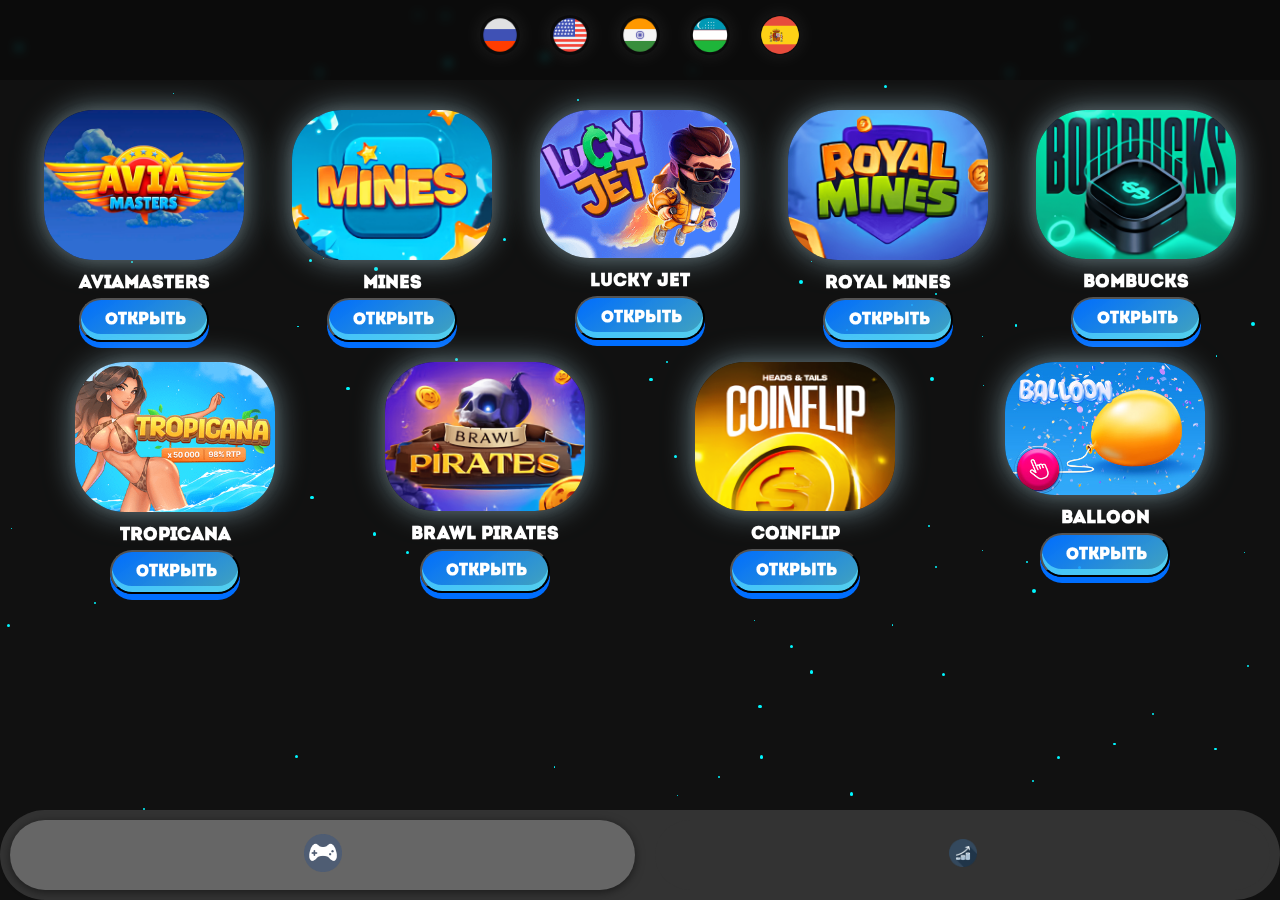
<file: index.html>
<!DOCTYPE html>
<html lang="ru">
<head>
    <meta charset="UTF-8">
    <meta name="viewport" content="width=device-width, initial-scale=1.0">
    <title>Игровой портал</title>
    <style>
        @font-face {
            font-family: 'Intro';
            src: url('intro.otf') format('opentype');
        }

        body {
            background: url('fon.png') no-repeat center center fixed;
            background-size: cover;
            color: #fff;
            font-family: 'Intro', Arial, sans-serif;
            margin: 0;
            padding: 0;
            display: flex;
            flex-direction: column;
            height: 100vh;
            padding-top: 60px;
            padding-bottom: 50px;
            user-select: none;
            -webkit-tap-highlight-color: transparent;
            -webkit-touch-callout: none;
            scroll-behavior: smooth;
        }

        header {
            position: fixed;
            top: 0;
            z-index: 10;
            width: 100%;
            padding: 10px 20px;
            background-color: #333;
            color: #fff;
            display: flex;
            align-items: center;
            font-family: 'Intro', Arial, sans-serif;
            box-sizing: border-box;
            font-size: 24px;
        }

        header img {
            height: 30px;
            width: 30px;
            margin-right: 10px;
            border-radius: 50%;
        }

        .language-selection {
            display: flex;
            justify-content: center;
            margin-top: 0%;
        }

        .language-option {
            margin: 0 10px;
            width: 50px;
            height: 50px;
            cursor: pointer;
            border-radius: 50%;
            box-shadow: 0 0 10px rgba(0, 0, 0, 0.5);
            transition: transform 0.2s;
        }

        .language-option:hover {
            transform: scale(1.1);
        }
        .tab {
            position: fixed;
            bottom: 0;
            z-index: 10;
            width: 100%;
            display: flex;
            justify-content: center;
            background-color: #333;
            padding: 10px 0;
            border-radius: 50px;
        }

        .tab button {
            background-color: inherit;
            flex: 1 0 auto;
            margin: 0 10px;
            border: none;
            outline: none;
            cursor: pointer;
            padding: 14px 20px;
            transition: 0.3s;
            color: #fff;
            text-align: center;
            border-radius: 50px;
            font-size: 16px;
            font-family: 'Intro', Arial, sans-serif;
        }


        .tab button:hover {
            background-color: #555;
            transform: translateY(-2px);
        }

        .tab button.active {
            background-color: #666;
            box-shadow: 0 2px 10px rgba(0, 0, 0, 0.5);
        }

        .tabcontent {
            display: none;
            overflow: auto;
            flex-direction: column;
            align-items: center;
            padding: 20px;
            border-top: none;
            overflow: auto;
            flex-grow: 1;
            margin-top: 0px;
            margin-bottom: 50px;
        }

.tabcontent.active {
    display: flex;
    opacity: 1;
    visibility: visible;
    z-index: 1; /* повысить z-index для активного контента */
    transition: opacity 0.5s ease, visibility 0.5s ease;
}


        .row {
            display: flex;
            flex-wrap: wrap;
            width: 100%;
            justify-content: space-around;
        }
        .game {
            flex: 1 1 40%;
            max-width: 209px;
            margin: 10px;
            text-align: center;
            display: flex;
            flex-direction: column;
            align-items: center;
        }

        .game img:not(.secretimg) {
            width: 100%;
            height: auto;
            max-height: 200px;
            max-width: 200px;
            border-radius: 50px;
            box-shadow: 0px 0px 10px rgba(86, 86, 86, 0.324),
                        0px 0px 30px rgba(173, 216, 230, 0.6);
        }

        @media (max-width: 400px) {
        .row {
            display: flex;
            flex-wrap: wrap;
            justify-content: space-around;
        }

        .game {
            flex: 0 1 48%;
            max-width: 48%;
            margin: 1% 1%;
            padding-top: 10px;
        }

        .game img:not(.secretimg) {
            height: 140px !important;
            width: auto !important;
            max-width: 100% !important;
            border-radius: 50px !important;
            box-shadow: 0px 0px 10px rgba(86, 86, 86, 0.324),
                        0px 0px 30px rgba(173, 216, 230, 0.6);
        }
        }
        .game-info {
            width: 100%;
            margin-top: 10px;
            font-family: 'Intro', Arial, sans-serif;
        }
        .game h3 {
            font-size: 18px;
            margin: 5px 0;
        }
        .game button {
            font-size: 16px;
            font-weight: bold;
            padding: 12px 24px;
            width: 130px;
            border-radius: 25px;
            background: linear-gradient(145deg, #006eff 0%, #58deffb9 100%);
            box-shadow: 0 6px #006eff, 0 -6px #58deffb9 inset;
            color: white;
            cursor: pointer;
            transition: all 0.2s ease;
            outline: none;
            font-family: 'Intro', Arial, sans-serif;
        }

        .game button:hover {
            background: linear-gradient(145deg, #006eff 0%, #58deffb9 100%);
            box-shadow: 0 8px #006eff, 0 -6px #58deffb9 inset;
            transform: translateY(-3px);
        }

        .game button:active {
            box-shadow: 0 3px #006eff, 0 -3px #58deffb9 inset;
            transform: translateY(2px);
        }
        canvas#particleCanvas {
            position: fixed; /* Фиксируем канвас на фоне */
            top: 0;
            left: 0;
            width: 100%;
            height: 100%;
            z-index: -1;
            pointer-events: none;
        }
        .about-icon img {
            width: 28px;
            height: 28px;
        }

        .games-icon img {
            width: 38px;
            height: 38px;
        }

        .contact-icon img {
            width: 28px;
            height: 28px;
        }
        .secret-game {
            margin-top: 50px;
            margin-bottom: 100px;
        }

        .secretimg {
            width: 100%;
            height: auto;
            border-radius: 50px;
            box-shadow:
                0 0 20px rgba(255, 0, 0, 0.8),
                0 0 20px rgba(255, 127, 0, 0.8),
                0 0 20px rgba(255, 255, 0, 0.8),
                0 0 20px rgba(127, 255, 0, 0.8),
                0 0 20px rgba(0, 255, 0, 0.8),
                0 0 20px rgba(0, 255, 127, 0.8),
                0 0 20px rgba(0, 255, 255, 0.8),
                0 0 20px rgba(0, 127, 255, 0.8),
                0 0 20px rgba(0, 0, 255, 0.8),
                0 0 20px rgba(127, 0, 255, 0.8),
                0 0 20px rgba(255, 0, 255, 0.8),
                0 0 20px rgba(255, 0, 127, 0.8);
            animation: rainbowGlow 5s linear infinite;
            filter: hue-rotate(0deg); /* Initial filter state */
        }

        @keyframes rainbowGlow {
            0%, 100% {
                filter: hue-rotate(0deg);
            }
            50% {
                filter: hue-rotate(360deg);
            }
        }

        .secret-game .game-info h3 {
            font-family: 'Intro', Arial, sans-serif;
            text-align: center;
            color: white;
            font-size: 24px;
        }

        @keyframes Rainbow {
            0% {background-position: 0% 50%;}
            50% {background-position: 100% 50%;}
            100% {background-position: 0% 50%;}
        }
        .about-gif {
            margin-top: 30px;
            width: 300px;
            height: auto;
            border-radius: 15px;
            box-shadow: 0 0 8px rgba(255, 255, 255, 0.8),
                        0 0 30px rgba(0, 255, 255, 0.8),
                        0 0 60px rgba(0, 128, 255, 0.8);
        }
        .about-text {
            position: relative;
            margin: 20px;
            padding: 10px;
            width: 300px;
            margin-top: 15px;
            padding: 10px;
            color: #fff;
            display: flex;
            flex-direction: column;
            align-items: flex-start;
        }

        .about-text h2 {
            font-size: 34px;
            margin-bottom: 15px;
        }

        .typing-text {
            font-size: 20px;
            color: white;
            background: linear-gradient(to right, #6a3093, #a044ff);
            -webkit-background-clip: text;
            -webkit-text-fill-color: transparent;
            margin-top: 0px;
            display: block;
            white-space: nowrap;
            overflow: hidden;
            width: 100%;
            margin-bottom: 20px;
        }
        .typing-text::after {
            content: "\00a0";
            display: inline-block;
            width: 0;
            height: 24px;
        }
        .about-button {
            min-height: 25px;
            display: inline-block;
            font-size: 16px;
            font-weight: bold;
            padding: 12px 24px;
            width: 300px;
            border-radius: 25px;
            background: linear-gradient(145deg, #3a8ccf 0%, #58deffb9 100%);
            box-shadow: 0 6px #082d53, 0 -6px #3a8ccf inset;
            color: white;
            cursor: pointer;
            margin-top: 5px;
            margin-left: 130px;
            display: block;
            transition: all 0.2s ease;
            outline: none;
            font-family: 'Intro', Arial, sans-serif;
            left: 50%;
            transform: translateX(-50%);
        }

        .about-button:hover {
            background: linear-gradient(145deg, #58deffb9 0%, #3a8ccf 100%);
            box-shadow: 0 8px #082d53, 0 -6px #3a8ccf inset;
            transform: translateY(-3px) translateX(-50%);
        }

        .about-button:active {
            box-shadow: 0 3px #082d53, 0 -3px #3a8ccf inset;
            transform: translateY(2px) translateX(-50%);
        }
         .title {
            margin-top: 100px;
            margin-left: 18px;
            font-size: 28px;
            margin-bottom: 10px;
            color: #FFF;
            font-weight: bold;
        }

        .image-container img {
            margin-top: 20px;
            margin-left: 45px
            width: 190px;
            height: 140px;
            border-radius: 50%;
            box-shadow: 0px 0px 15px 5px rgba(255, 255, 255, 0.8);
        }

        .device-info {
            margin: 20px 0;
            font-size: 16px;
            transition: opacity 0.5s ease, transform 0.5s ease;
            transform: translateY(-20px);
            opacity: 0;
        }

        .device-info.visible {
            transform: translateY(0);
            opacity: 1;
        }

        .detect-button, .start-button {
            font-size: 16px;
            font-weight: bold;
            padding: 12px 24px;
            width: 180px;
            border-radius: 25px;
            background: linear-gradient(145deg, #006eff 0%, #58deffb9 100%);
            box-shadow: 0 6px #006eff, 0 -6px #58deffb9 inset;
            color: white;
            cursor: pointer;
            transition: all 0.2s ease;
            outline: none;
            font-family: 'Intro', Arial, sans-serif;
            display: block;
            margin: 10px auto;
        }

        .detect-button:hover, .start-button:hover {
            background: linear-gradient(145deg, #006eff 0%, #58deffb9 100%);
            box-shadow: 0 8px #006eff, 0 -6px #58deffb9 inset;
            transform: translateY(-3px);
        }

        .detect-button:active, .start-button:active {
            box-shadow: 0 3px #006eff, 0 -3px #58deffb9 inset;
            transform: translateY(2px);
        }
       .modal {
            display: none;
            position: fixed;
            z-index: 1000;
            left: 0;
            top: 0;
            width: 100%;
            height: 100%;
            overflow: auto;
            background-color: rgba(0,0,0,0.4);
            transition: opacity 0.5s ease, transform 0.5s ease;
            opacity: 0;
            transform: scale(0.95);
            visibility: hidden;
        }

        .modal.show {
            display: block;
            opacity: 1;
            visibility: visible;
            transform: scale(1);
        }

        .modal-content {
            background-color: #fefefe;
            margin: auto;
            padding: 20px;
            border: 1px solid #888;
            width: 70%;
            height: 30%;
            position: relative;
            top: 50%;
            transform: translateY(-60%);
            box-shadow: 0 4px 8px 0 rgba(0,0,0,0.2), 0 6px 20px 0 rgba(0,0,0,0.19);
            border-radius: 25px;
            text-align: center;
        }

        .modal-content h2 {
            color: black;
            font-size: 24px;
            margin: 10px 0;
        }
         .close-button {
            position: absolute;
            top: 10px;
            right: 10px;
            background-color: transparent;
            border: none;
            font-size: 24px;
            cursor: pointer;
            color: #aaa;
        }

        .close-button:hover {
            color: #f00;
        }
         .carousel {
            position: relative;
            width: 100%;
            max-width: 500px;
            margin: auto;
        }

        .slides {
            display: flex;
            width: 100%;
            overflow: hidden;
            transition: transform 0.5s ease;
        }

        .slide img {
            width: 50%;
            border-radius: 5px;
        }

         .prev, .next {
            cursor: pointer;
            position: absolute;
            top: 50%;
            width: auto;
            margin-top: -14px;
            padding: 16px;
            color: black;
            font-weight: bold;
            font-size: 18px;
            transition: 0.6s ease;
            border-radius: 3px;
            user-select: none;
            background-color: rgba(0,0,0,0.0);
        }

        .prev {
            left: 10px;
            border-radius: 3px 0 0 3px;
        }

        .next {
            right: 10px;
            border-radius: 0 3px 3px 0;
        }

        .prev:hover, .next:hover {
            background-color: rgba(0,0,0,0.0);
        }

        .dots-container {
            text-align: center;
            padding: 10px;
            background: #white;
        }

        .dot {
            cursor: pointer;
            height: 15px;
            width: 15px;
            margin: 0 2px;
            background-color: #bbb;
            border-radius: 50%;
            display: inline-block;
            transition: background-color 0.6s ease;
        }

        .dot.active, .dot:hover {
            background-color: #717171;
        }
         .loader {
            border: 16px solid transparent;
            border-top: 4px solid #3498db;
            border-radius: 50%;
            width: 120px;
            height: 120px;
            animation: spin 2s linear infinite, extend 3s forwards;
            margin-left: 45px;
        }

        @keyframes spin {
            0% { transform: rotate(0deg); }
            100% { transform: rotate(360deg); }
        }

        @keyframes extend {
            0% { border-top: 4px solid #3498db; }
            25% { border-top: 16px solid #3498db; border-right: 4px solid #3498db; }
            50% { border-top: 16px solid #3498db; border-right: 16px solid #3498db; border-bottom: 4px solid #3498db; }
            75% { border-top: 16px solid #3498db; border-right: 16px solid #3498db; border-bottom: 16px solid #3498db; border-left: 4px solid #3498db; }
            100% { border: 16px solid #3498db; }
        }
        .modal-mini {
            display: none;
            position: fixed;
            z-index: 1000;
            left: 0;
            top: 0;
            width: 100%;
            height: 100%;
            background-color: rgba(0, 0, 0, 0.6);
            align-items: center;
            justify-content: center;
            display: flex;
        }
        .modal-content-mini {
            background-color: #fff;
            padding: 20px;
            border-radius: 10px;
            width: 80%;
            max-width: 500px;
            text-align: center;
            box-shadow: 0 4px 8px rgba(0, 0, 0, 0.1);
            position: relative;
        }
        .close-button-mini {
            position: absolute;
            top: 10px;
            right: 10px;
            border: none;
            background: none;
            font-size: 24px;
            cursor: pointer;
        }
        .close-button-mini:hover {
            color: #f00; /* Красный цвет при наведении */
        }
    .telegram-button {
    display: flex;
    justify-content: center; /* Центрирование кнопки по горизонтали */
    align-items: center;
    font-size: 16px;
    font-weight: bold;
    padding: 12px 24px;
    width: 300px;
    border-radius: 25px;
    background: linear-gradient(145deg, #3a8ccf 0%, #58deffb9 100%);
    box-shadow: 0 6px #082d53, 0 -6px #3a8ccf inset;
    color: white;
    cursor: pointer;
    transition: all 0.2s ease;
    outline: none;
    font-family: 'Intro', Arial, sans-serif;
    margin: 20px auto; /* Отступы сверху и снизу и центрирование по горизонтали */
}

.telegram-button:hover {
    background: linear-gradient(145deg, #58deffb9 0%, #3a8ccf 100%);
    box-shadow: 0 8px #082d53, 0 -6px #3a8ccf inset;
    transform: translateY(-3px);
}

.telegram-button:active {
    box-shadow: 0 3px #082d53, 0 -3px #3a8ccf inset;
    transform: translateY(2px);
}

    body {
      background: #111;
      margin: 0;
      padding: 0;
      min-height: 100vh;
      overflow: hidden;
      position: relative;
    }


.stars {
    position: fixed;
    top: 0;
    left: 0;
    width: 100%;
    height: 100%;
    pointer-events: none;
    z-index: -2; /* уменьшите z-index, чтобы фон не перекрывал содержимое */
}


    .star {
      position: absolute;
      background: #00f7ff;
      border-radius: 100%;
      animation: twinkle 1s infinite alternate;
    }

    @keyframes twinkle {
      from { opacity: 0.2; }
      to { opacity: 1; }
    }

    .language-selection {
      position: relative;
      z-index: 1;
      display: grid;
      grid-template-columns: repeat(5, auto);
      grid-template-rows: repeat(2, auto);
      gap: 10px;
      justify-content: center;
      padding: 15px;
      background: rgba(0, 0, 0, 0.3);
      backdrop-filter: blur(5px);
    }

    .language-option {
      width: 40px;
      height: 40px;
      cursor: pointer;
      transition: all 0.2s ease;
    }

    .language-option:hover {
      transform: scale(1.1);
      filter: brightness(1.2);
    }

    .language-option img {
      width: 100%;
      height: 100%;
      border-radius: 50%;
      box-shadow: 0 0 15px rgba(255, 255, 255, 0.1);
    }
    </style>
</head>
<body>
    <div class="stars" id="stars"></div>

    <div class="language-selection">
        <div class="language-option" onclick="changeLanguage('ru')">
            <img src="ru.png" alt="Русский">
        </div>
        <div class="language-option" onclick="changeLanguage('en')">
            <img src="en.png" alt="English">
        </div>
        <div class="language-option" onclick="changeLanguage('hi')">
            <img src="in.png" alt="हिंदी">
        </div>
        <div class="language-option" onclick="changeLanguage('uz')">
            <img src="uz.png" alt="O'zbek">
        </div>
        <div class="language-option" onclick="changeLanguage('es')">
            <img src="es.png" alt="Español">
        </div>
    </div>



<div id="Contact" class="tabcontent">
    <div class="image-container">
        <h2 class="title" id="game-picker-title">GAME PICKER</h2>
        <img src="secret.png" alt="Secret Image">
    </div>
    <p id="device-output" class="device-info">Device not detected</p>
    <button onclick="detectDevice()" class="detect-button" id="detect-button">Detect device</button>
    <button onclick="startGame()" class="start-button" id="start-button">Start</button>

    <div id="modal" class="modal">
        <div class="modal-content">
            <button class="close-button" onclick="closeModal()">&times;</button>
            <h2 style="text-align: center;">Instruction</h2>
            <div class="carousel">
                <div class="slides" style="width: 200%; transition: transform 0.5s ease;">
                    <div class="slide" style="width: 50%; float: left;"><img src="inst1.png" alt="Instruction 1"></div>
                    <div class="slide" style="width: 50%; float: left;"><img src="inst2.png" alt="Instruction 2"></div>
                </div>
                <a class="prev" onclick="plusSlides(-1)">&#10094;</a>
                <a class="next" onclick="plusSlides(1)">&#10095;</a>
                <div class="dots-container">
                    <span class="dot" onclick="currentSlide(1)"></span>
                    <span class="dot" onclick="currentSlide(2)"></span>
                </div>
            </div>
        </div>
    </div>
    
    <div id="miniModal" class="modal-mini">
        <div class="modal-content-mini">
            <button class="close-button-mini" onclick="closeMiniModal()">&times;</button>
        </div>
    </div>
</div>

<div id="Games" class="tabcontent active">

    <div class="row">
        <div class="game">
            <img src="0.png" alt="Aviamasters Preview">
            <div class="game-info">
                <h3 id="game18-title">Aviamasters</h3>
                <button id="game18-button" onclick="openGame('aviamasters')">Открыть</button>
            </div>
        </div>

        <div class="game">
            <img src="1.png" alt="Mines Preview">
            <div class="game-info">
                <h3 id="game1-title">Mines</h3>
                <button id="game1-button" onclick="openGame('mines')">Открыть</button>
            </div>
        </div>
        <div class="game" style="display: none;">
            <img src="14.png" alt="New Mines Preview">
            <div class="game-info">
                <h3 id="game14-title">New Mines</h3>
                <button id="game14-button" onclick="openGame('nmines')">Открыть</button>
            </div>
        </div>
        <div class="game">
            <img src="3.png" alt="Lucky Jet Preview">
            <div class="game-info">
                <h3 id="game3-title">Lucky Jet</h3>
                <button id="game3-button" onclick="openGame('lucky')">Открыть</button>
            </div>
        </div>
        <div class="game" style="display: none;">
            <img src="12.png" alt="Crash Preview">
            <div class="game-info"> 
                <h3 id="game12-title">Crash</h3>
                <button id="game12-button" onclick="openGame('crash')">Открыть</button>
            </div>
        </div>
        <div class="game">
            <img src="2.png" alt="Royal Mines Preview">
            <div class="game-info">
                <h3 id="game2-title">Royal Mines</h3>
                <button id="game2-button" onclick="openGame('royal')">Открыть</button>
            </div>
        </div>
        <div class="game">
            <img src="13.png" alt="Bombucks Preview">
            <div class="game-info">
                <h3 id="game13-title">Bombucks</h3>
                <button id="game13-button" onclick="openGame('bomb')">Открыть</button>
            </div>
        </div>
        <div class="game">
            <img src="11.png" alt="Tropicana Preview">
            <div class="game-info">
                <h3 id="game11-title">Tropicana</h3>
                <button id="game11-button" onclick="openGame('tropicana')">Открыть</button>
            </div>
        </div>
        <div class="game" style="display: none;">
            <img src="4.png" alt="Rocket Queen Preview">
            <div class="game-info">
                <h3 id="game4-title">Rocket Queen</h3>
                <button id="game4-button" onclick="openGame('queen')">Открыть</button>
            </div>
        </div>
        <div class="game">
            <img src="5.png" alt="Brawl Pirates Preview">
            <div class="game-info">
                <h3 id="game5-title">Brawl Pirates</h3>
                <button id="game5-button" onclick="openGame('brawlPirates')">Открыть</button>
            </div>
        </div>
        <div class="game">
            <img src="6.png" alt="CoinFlip Preview">
            <div class="game-info">
                <h3 id="game6-title">CoinFlip</h3>
                <button id="game6-button" onclick="openGame('coin')">Открыть</button>
            </div>
        </div>
        <div class="game" style="display: none;">
            <img src="7.png" alt="Football X Preview">
            <div class="game-info">
                <h3 id="game7-title">Football X</h3>
                <button id="game7-button" onclick="openGame('footballX')">Открыть</button>
            </div>
        </div>
        <div class="game" style="display: none;">
            <img src="8.png" alt="Penalty Shoot Preview">
            <div class="game-info">
                <h3 id="game8-title">Penalty Shoot</h3>
                <button id="game8-button" onclick="openGame('penalty')">Открыть</button>
            </div>
        </div>
        <div class="game" style="display: none;">
            <img src="9.png" alt="Mi Mines Preview">
            <div class="game-info">
                <h3 id="game9-title">Mi Mines</h3>
                <button id="game9-button" onclick="openGame('mimines')">Открыть</button>
            </div>
        </div>
        <div class="game" style="display: none;">
            <img src="10.png" alt="Aviator Preview">
            <div class="game-info">
                <h3 id="game10-title">Aviator</h3>
                <button id="game10-button" onclick="openGame('aviator')">Открыть</button>
            </div>
        </div>
        <div class="game" style="display: none;">
            <img src="15.png" alt="Meta Crash Preview">
            <div class="game-info">
                <h3 id="game15-title">Meta Crash</h3>
                <button id="game15-button" onclick="openGame('meta')">Открыть</button>
            </div>
        </div>
        <div class="game">
            <img src="16.jpg" alt="Balloon Preview">
            <div class="game-info">
                <h3 id="game16-title">Balloon</h3>
                <button id="game16-button" onclick="openGame('ball')">Открыть</button>
            </div>
        </div>
        <div class="game" style="display: none;">
            <img src="17.jpg" alt="Goal Preview">
            <div class="game-info">
                <h3 id="game17-title">Goal</h3>
                <button id="game17-button" onclick="openGame('goal')">Открыть</button>
            </div>
        </div>
            </div>
</div>


<div class="tab">
    <button class="tablinks games-icon" data-tab="Games" onclick="openTab(event, 'Games', this)">
        <img src="game.png" alt="Игры">
    </button>
    <button class="tablinks contact-icon" data-tab="Contact" onclick="openTab(event, 'Contact', this)">
        <img src="money.png" alt="Контакты">
    </button>
</div>



<audio id="aboutAudio" src="gif.mp3"></audio>

<script>
    document.addEventListener('DOMContentLoaded', function() {
        let gamesButton = document.querySelector('.tablinks.games-icon');
        openTab(new Event('click'), 'Games', gamesButton);
        showSlides(slideIndex);
    });

    const translations = {
        ru: {
            gamePickerTitle: "ВЫБОР ИГР",
            detectButton: "Определить устройство",
            startButton: "Начать",
            game1Title: "Mines",
            game1Button: "Открыть",
            game2Title: "Royal Mines",
            game2Button: "Открыть",
            game3Title: "Lucky Jet",
            game3Button: "Открыть",
            game4Title: "Rocket Queen",
            game4Button: "Открыть",
            game5Title: "Brawl Pirates",
            game5Button: "Открыть",
            game6Title: "Coinflip",
            game6Button: "Открыть",
            game7Title: "Football X",
            game7Button: "Открыть",
            game8Title: "Penalty Shoot",
            game8Button: "Открыть",
            game9Title: "Mi Mines",
            game10Title: "Aviator",
            game9Button: "Открыть",
            game10Button: "Открыть",
            game11Title: "Tropicana",
            game11Button: "Открыть",
            game12Title: "Crash",
            game12Button: "Открыть",
            game13Title: "Bombucks",
            game13Button: "Открыть",
            game14Title: "New Mines",
            game14Button: "Открыть",
            game15Title: "Meta Crash",
            game15Button: "Открыть",
            game16Title: "Balloon",
            game16Button: "Открыть",
            game17Title: "Goal",
            game17Button: "Открыть",
            game18Title: "Aviamasters", // Добавлено
            game18Button: "Открыть",    // Добавлено
            telegramButton: "Перейти в телеграм (RU)",
            telegramButton2: "Перейти в телеграм (EN)"
        },
        en: {
            gamePickerTitle: "GAME PICKER",
            detectButton: "Detect device",
            startButton: "Start",
            game1Title: "Mines",
            game1Button: "Open",
            game2Title: "Royal Mines",
            game2Button: "Open",
            game3Title: "Lucky Jet",
            game3Button: "Open",
            game4Title: "Rocket Queen",
            game4Button: "Open",
            game5Title: "Brawl Pirates",
            game5Button: "Open",
            game6Title: "Coinflip",
            game6Button: "Open",
            game7Title: "Football X",
            game7Button: "Open",
            game8Title: "Penalty Shoot",
            game8Button: "Open",
            game9Title: "Mi Mines",
            game10Title: "Aviator",
            game9Button: "Open",
            game10Button: "Open",
            game11Title: "Tropicana",
            game11Button: "Open",
            game12Title: "Crash",
            game12Button: "Open",
            game13Title: "Bombucks",
            game13Button: "Open",
            game14Title: "New Mines",
            game14Button: "Open",
            game15Title: "Meta Crash",
            game15Button: "Open",
            game16Title: "Balloon",
            game16Button: "Open",
            game17Title: "Goal",
            game17Button: "Open",
            game18Title: "Aviamasters", // Добавлено
            game18Button: "Open",       // Добавлено
            telegramButton: "Go to telegram (RU)",
            telegramButton2: "Go to telegram (EN)"
        },
        hi: {
            gamePickerTitle: "गेम पिकर",
            detectButton: "डिवाइस का पता लगाएं",
            startButton: "शुरू करें",
            game1Title: "Mines",
            game1Button: "खोलें",
            game2Title: "Royal Mines",
            game2Button: "खोलें",
            game3Title: "Lucky Jet",
            game3Button: "खोलें",
            game4Title: "Rocket Queen",
            game4Button: "खोलें",
            game5Title: "Brawl Pirates",
            game5Button: "खोलें",
            game6Title: "Coinflip",
            game6Button: "खोलें",
            game7Title: "Football X",
            game7Button: "खोलें",
            game8Title: "Penalty Shoot",
            game8Button: "खोलें",
            game9Title: "Mi Mines",
            game10Title: "Aviator",
            game9Button: "खोलें",
            game10Button: "खोलें",
            game11Title: "Tropicana",
            game11Button: "खोलें",
            game12Title: "Crash",
            game12Button: "खोलें",
            game13Title: "Bombucks",
            game13Button: "खोलें",
            game14Title: "New Mines",
            game14Button: "खोलें",
            game15Title: "Meta Crash",
            game15Button: "खोलें",
            game16Title: "Balloon",
            game16Button: "खोलें",
            game17Title: "Goal",
            game17Button: "खोलें",
            game18Title: "Aviamasters", // Добавлено
            game18Button: "खोलें",       // Добавлено
            telegramButton: "टेलीग्राम पर जाएं (RU)",
            telegramButton2: "टेलीग्राम पर जाएं (EN)"
        },
        br: {
            gamePickerTitle: "SELETOR DE JOGOS",
            detectButton: "Detectar dispositivo",
            startButton: "Iniciar",
            game1Title: "Mines",
            game1Button: "Abrir",
            game2Title: "Royal Mines",
            game2Button: "Abrir",
            game3Title: "Lucky Jet",
            game3Button: "Abrir",
            game4Title: "Rocket Queen",
            game4Button: "Abrir",
            game5Title: "Brawl Pirates",
            game5Button: "Abrir",
            game6Title: "Coinflip",
            game6Button: "Abrir",
            game7Title: "Football X",
            game7Button: "Abrir",
            game8Title: "Penalty Shoot",
            game8Button: "Abrir",
            game9Title: "Mi Mines",
            game10Title: "Aviator",
            game9Button: "Abrir",
            game10Button: "Abrir",
            game11Title: "Tropicana",
            game11Button: "Abrir",
            game12Title: "Crash",
            game12Button: "Abrir",
            game13Title: "Bombucks",
            game13Button: "Abrir",
            game14Title: "New Mines",
            game14Button: "Abrir",
            game15Title: "Meta Crash",
            game15Button: "Abrir",
            game16Title: "Balloon",
            game16Button: "Abrir",
            game17Title: "Goal",
            game17Button: "Abrir",
            game18Title: "Aviamasters", // Добавлено
            game18Button: "Abrir",      // Добавлено
            telegramButton: "Ir para o Telegram (RU)",
            telegramButton2: "Ir para o Telegram (EN)"
        },
        es: {
            gamePickerTitle: "SELECTOR DE JUEGOS",
            detectButton: "Detectar dispositivo",
            startButton: "Iniciar",
            game1Title: "Mines",
            game1Button: "Abrir",
            game2Title: "Royal Mines",
            game2Button: "Abrir",
            game3Title: "Lucky Jet",
            game3Button: "Abrir",
            game4Title: "Rocket Queen",
            game4Button: "Abrir",
            game5Title: "Brawl Pirates",
            game5Button: "Abrir",
            game6Title: "Coinflip",
            game6Button: "Abrir",
            game7Title: "Football X",
            game7Button: "Abrir",
            game8Title: "Penalty Shoot",
            game8Button: "Abrir",
            game9Title: "Mi Mines",
            game10Title: "Aviator",
            game9Button: "Abrir",
            game10Button: "Abrir",
            game11Title: "Tropicana",
            game11Button: "Abrir",
            game12Title: "Crash",
            game12Button: "Abrir",
            game13Title: "Bombucks",
            game13Button: "Abrir",
            game14Title: "New Mines",
            game14Button: "Abrir",
            game15Title: "Meta Crash",
            game15Button: "Abrir",
            game16Title: "Balloon",
            game16Button: "Abrir",
            game17Title: "Goal",
            game17Button: "Abrir",
            game18Title: "Aviamasters", // Добавлено
            game18Button: "Abrir",      // Добавлено
            telegramButton: "Ir a Telegram (RU)",
            telegramButton2: "Ir a Telegram (EN)"
        },
        uz: {
            gamePickerTitle: "O'YIN TANLOVCHI",
            detectButton: "Qurilmani aniqlash",
            startButton: "Boshlash",
            game1Title: "Mines",
            game1Button: "Ochish",
            game2Title: "Royal Mines",
            game2Button: "Ochish",
            game3Title: "Lucky Jet",
            game3Button: "Ochish",
            game4Title: "Rocket Queen",
            game4Button: "Ochish",
            game5Title: "Brawl Pirates",
            game5Button: "Ochish",
            game6Title: "Coinflip",
            game6Button: "Ochish",
            game7Title: "Football X",
            game7Button: "Ochish",
            game8Title: "Penalty Shoot",
            game8Button: "Ochish",
            game9Title: "Mi Mines",
            game10Title: "Aviator",
            game9Button: "Ochish",
            game10Button: "Ochish",
            game11Title: "Tropicana",
            game11Button: "Ochish",
            game12Title: "Crash",
            game12Button: "Ochish",
            game13Title: "Bombucks",
            game13Button: "Ochish",
            game14Title: "New Mines",
            game14Button: "Ochish",
            game15Title: "Meta Crash",
            game15Button: "Ochish",
            game16Title: "Balloon",
            game16Button: "Ochish",
            game17Title: "Goal",
            game17Button: "Ochish",
            game18Title: "Aviamasters", // Добавлено
            game18Button: "Ochish",     // Добавлено
            telegramButton: "Telegramga o'tish (RU)",
            telegramButton2: "Telegramga o'tish (EN)"
        },
        az: {
            gamePickerTitle: "OYUN SEÇİCİ",
            detectButton: "Cihazı aşkar et",
            startButton: "Başla",
            game1Title: "Mines",
            game1Button: "Aç",
            game2Title: "Royal Mines",
            game2Button: "Aç",
            game3Title: "Lucky Jet",
            game3Button: "Aç",
            game4Title: "Rocket Queen",
            game4Button: "Aç",
            game5Title: "Brawl Pirates",
            game5Button: "Aç",
            game6Title: "Coinflip",
            game6Button: "Aç",
            game7Title: "Football X",
            game7Button: "Aç",
            game8Title: "Penalty Shoot",
            game8Button: "Aç",
            game9Title: "Mi Mines",
            game10Title: "Aviator",
            game9Button: "Aç",
            game10Button: "Aç",
            game11Title: "Tropicana",
            game11Button: "Aç",
            game12Title: "Crash",
            game12Button: "Aç",
            game13Title: "Bombucks",
            game13Button: "Aç",
            game14Title: "New Mines",
            game14Button: "Aç",
            game15Title: "Meta Crash",
            game15Button: "Aç",
            game16Title: "Balloon",
            game16Button: "Aç",
            game17Title: "Goal",
            game17Button: "Aç",
            game18Title: "Aviamasters", // Добавлено
            game18Button: "Aç",         // Добавлено
            telegramButton: "Teleqrama keç (RU)",
            telegramButton2: "Teleqrama keç (EN)"
        },
        tr: {
            gamePickerTitle: "OYUN SEÇİCİ",
            detectButton: "Cihazı Algıla",
            startButton: "Başla",
            game1Title: "Mines",
            game1Button: "Aç",
            game2Title: "Royal Mines",
            game2Button: "Aç",
            game3Title: "Lucky Jet",
            game3Button: "Aç",
            game4Title: "Rocket Queen",
            game4Button: "Aç",
            game5Title: "Brawl Pirates",
            game5Button: "Aç",
            game6Title: "Coinflip",
            game6Button: "Aç",
            game7Title: "Football X",
            game7Button: "Aç",
            game8Title: "Penalty Shoot",
            game8Button: "Aç",
            game9Title: "Mi Mines",
            game10Title: "Aviator",
            game9Button: "Aç",
            game10Button: "Aç",
            game11Title: "Tropicana",
            game11Button: "Aç",
            game12Title: "Crash",
            game12Button: "Aç",
            game13Title: "Bombucks",
            game13Button: "Aç",
            game14Title: "New Mines",
            game14Button: "Aç",
            game15Title: "Meta Crash",
            game15Button: "Aç",
            game16Title: "Balloon",
            game16Button: "Aç",
            game17Title: "Goal",
            game17Button: "Aç",
            game18Title: "Aviamasters", // Добавлено
            game18Button: "Aç",         // Добавлено
            telegramButton: "Telegrame git (RU)",
            telegramButton2: "Telegrame git (EN)"
        },
        pt: {
            gamePickerTitle: "SELETOR DE JOGOS",
            detectButton: "Detectar dispositivo",
            startButton: "Iniciar",
            game1Title: "Mines",
            game1Button: "Abrir",
            game2Title: "Royal Mines",
            game2Button: "Abrir",
            game3Title: "Lucky Jet",
            game3Button: "Abrir",
            game4Title: "Rocket Queen",
            game4Button: "Abrir",
            game5Title: "Brawl Pirates",
            game5Button: "Abrir",
            game6Title: "Coinflip",
            game6Button: "Abrir",
            game7Title: "Football X",
            game7Button: "Abrir",
            game8Title: "Penalty Shoot",
            game8Button: "Abrir",
            game9Title: "Mi Mines",
            game10Title: "Aviator",
            game9Button: "Abrir",
            game10Button: "Abrir",
            game11Title: "Tropicana",
            game11Button: "Abrir",
            game12Title: "Crash",
            game12Button: "Abrir",
            game13Title: "Bombucks",
            game13Button: "Abrir",
            game14Title: "New Mines",
            game14Button: "Abrir",
            game15Title: "Meta Crash",
            game15Button: "Abrir",
            game16Title: "Balloon",
            game16Button: "Abrir",
            game17Title: "Goal",
            game17Button: "Abrir",
            game18Title: "Aviamasters", // Добавлено
            game18Button: "Abrir",      // Добавлено
            telegramButton: "Ir para o Telegram (RU)",
            telegramButton2: "Ir para o Telegram (EN)"
        },
        ar: {
            gamePickerTitle: "منتقي الألعاب",
            detectButton: "الكشف عن الجهاز",
            startButton: "ابدأ",
            game1Title: "Mines",
            game1Button: "فتح",
            game2Title: "Royal Mines",
            game2Button: "فتح",
            game3Title: "Lucky Jet",
            game3Button: "فتح",
            game4Title: "Rocket Queen",
            game4Button: "فتح",
            game5Title: "Brawl Pirates",
            game5Button: "فتح",
            game6Title: "Coinflip",
            game6Button: "فتح",
            game7Title: "Football X",
            game7Button: "فتح",
            game8Title: "Penalty Shoot",
            game8Button: "فتح",
            game9Title: "Mi Mines",
            game10Title: "Aviator",
            game9Button: "فتح",
            game10Button: "فتح",
            game11Title: "Tropicana",
            game11Button: "فتح",
            game12Title: "Crash",
            game12Button: "فتح",
            game13Title: "Bombucks",
            game13Button: "فتح",
            game14Title: "New Mines",
            game14Button: "فتح",
            game15Title: "Meta Crash",
            game15Button: "فتح",
            game16Title: "Balloon",
            game16Button: "فتح",
            game17Title: "Goal",
            game17Button: "فتح",
            game18Title: "Aviamasters", // Добавлено
            game18Button: "فتح",        // Добавлено
            telegramButton: "اذهب إلى Telegram (RU)",
            telegramButton2: "اذهب إلى Telegram (EN)"
        }
    };

    let currentLanguage = 'ru'; // Устанавливаем язык по умолчанию

    function changeLanguage(lang) {
        currentLanguage = lang;
        const currentTranslations = translations[lang];

        document.getElementById('game-picker-title').innerText = currentTranslations.gamePickerTitle;
        document.getElementById('detect-button').innerText = currentTranslations.detectButton;
        document.getElementById('start-button').innerText = currentTranslations.startButton;

        // Обновляем текст для всех существующих игр
        document.getElementById('game1-title').innerText = currentTranslations.game1Title;
        document.getElementById('game1-button').innerText = currentTranslations.game1Button;
        document.getElementById('game2-title').innerText = currentTranslations.game2Title;
        document.getElementById('game2-button').innerText = currentTranslations.game2Button;
        document.getElementById('game3-title').innerText = currentTranslations.game3Title;
        document.getElementById('game3-button').innerText = currentTranslations.game3Button;
        document.getElementById('game4-title').innerText = currentTranslations.game4Title;
        document.getElementById('game4-button').innerText = currentTranslations.game4Button;
        document.getElementById('game5-title').innerText = currentTranslations.game5Title;
        document.getElementById('game5-button').innerText = currentTranslations.game5Button;
        document.getElementById('game6-title').innerText = currentTranslations.game6Title;
        document.getElementById('game6-button').innerText = currentTranslations.game6Button;
        document.getElementById('game7-title').innerText = currentTranslations.game7Title;
        document.getElementById('game7-button').innerText = currentTranslations.game7Button;
        document.getElementById('game8-title').innerText = currentTranslations.game8Title;
        document.getElementById('game8-button').innerText = currentTranslations.game8Button;
        document.getElementById('game9-title').innerText = currentTranslations.game9Title;
        document.getElementById('game9-button').innerText = currentTranslations.game9Button;
        document.getElementById('game10-title').innerText = currentTranslations.game10Title;
        document.getElementById('game10-button').innerText = currentTranslations.game10Button;
        document.getElementById('game11-title').innerText = currentTranslations.game11Title;
        document.getElementById('game11-button').innerText = currentTranslations.game11Button;
        document.getElementById('game12-title').innerText = currentTranslations.game12Title;
        document.getElementById('game12-button').innerText = currentTranslations.game12Button;
        document.getElementById('game13-title').innerText = currentTranslations.game13Title;
        document.getElementById('game13-button').innerText = currentTranslations.game13Button;
        document.getElementById('game14-title').innerText = currentTranslations.game14Title;
        document.getElementById('game14-button').innerText = currentTranslations.game14Button;
        document.getElementById('game15-title').innerText = currentTranslations.game15Title;
        document.getElementById('game15-button').innerText = currentTranslations.game15Button;
        document.getElementById('game16-title').innerText = currentTranslations.game16Title;
        document.getElementById('game16-button').innerText = currentTranslations.game16Button;
        document.getElementById('game17-title').innerText = currentTranslations.game17Title;
        document.getElementById('game17-button').innerText = currentTranslations.game17Button;

        // Обновляем текст для новой игры Aviamasters
        document.getElementById('game18-title').innerText = currentTranslations.game18Title; // Добавлено
        document.getElementById('game18-button').innerText = currentTranslations.game18Button; // Добавлено

        // Обновляем текст для кнопок Telegram
        // Здесь можно добавить проверку на существование кнопок Telegram
        // if (document.getElementById('telegram-button')) {
        //     document.getElementById('telegram-button').innerText = currentTranslations.telegramButton;
        // }
        // if (document.getElementById('telegram-button2')) {
        //     document.getElementById('telegram-button2').innerText = currentTranslations.telegramButton2;
        // }
    }


    // Функции для работы с вкладками
    function openTab(evt, tabName, element) {
        var i, tabcontent, tablinks;
        tabcontent = document.getElementsByClassName("tabcontent");
        for (i = 0; i < tabcontent.length; i++) {
            tabcontent[i].classList.remove("active");
        }
        tablinks = document.getElementsByClassName("tablinks");
        for (i = 0; i < tablinks.length; i++) {
            tablinks[i].classList.remove("active");
        }
        document.getElementById(tabName).classList.add("active");
        element.classList.add("active");

        // Вызываем changeLanguage, чтобы обновить текст при переключении вкладок
        changeLanguage(currentLanguage);
    }

    // Функции для определения устройства (частично отсутствуют в предоставленном HTML)
    function detectDevice() {
        var deviceInfo = document.getElementById('device-output');
        var userAgent = navigator.userAgent;
        var deviceType = "Неизвестное устройство";

        if (/Android/i.test(userAgent)) {
            deviceType = "Android";
        } else if (/iPhone|iPad|iPod/i.test(userAgent)) {
            deviceType = "iOS";
        } else if (/Windows/i.test(userAgent)) {
            deviceType = "Windows PC";
        } else if (/Macintosh|MacIntel|MacPPC|Mac68K/i.test(userAgent)) {
            deviceType = "macOS";
        } else if (/Linux/i.test(userAgent)) {
            deviceType = "Linux PC";
        }

        deviceInfo.innerText = "Устройство: " + deviceType;
        deviceInfo.classList.add('visible');
    }

    function startGame() {
        // Здесь можно добавить логику запуска игры, возможно, перенаправление
        // Например, alert("Игра запущена!");
    }

    // Функции для модального окна и карусели
    var slideIndex = 1;

    function openModal() {
        document.getElementById('modal').classList.add('show');
    }

    function closeModal() {
        document.getElementById('modal').classList.remove('show');
    }

    function plusSlides(n) {
        showSlides(slideIndex += n);
    }

    function currentSlide(n) {
        showSlides(slideIndex = n);
    }

    function showSlides(n) {
        var i;
        var slides = document.getElementsByClassName("slide");
        var dots = document.getElementsByClassName("dot");
        if (n > slides.length) { slideIndex = 1 }
        if (n < 1) { slideIndex = slides.length }
        for (i = 0; i < slides.length; i++) {
            slides[i].style.display = "none";
        }
        for (i = 0; i < dots.length; i++) {
            dots[i].className = dots[i].className.replace(" active", "");
        }
        // Изменено для Flexbox
        var slidesContainer = document.querySelector('.carousel .slides');
        slidesContainer.style.transform = 'translateX(' + (-(slideIndex - 1) * 100) + '%)';

        slides[slideIndex - 1].style.display = "block"; // Это может быть лишним при flexbox, но оставим для совместимости
        dots[slideIndex - 1].className += " active";
    }

    function openMiniModal() {
        document.getElementById('miniModal').style.display = 'flex';
    }

    function closeMiniModal() {
        document.getElementById('miniModal').style.display = 'none';
    }

    function openGame(game) {
        triggerHapticFeedback();
        var ua = navigator.userAgent;
        var isIOS = /iPhone|iPad|iPod/i.test(ua);

        var links = {
            mines: {
                ios: 'mines/index.html',
                other: 'mines/index.html'
            },
            nmines: {
                ios: 'nmines/index.html',
                other: 'nmines/index.html'
            },
            lucky: {
                ios: 'lucky/index.html',
                other: 'lucky/index.html'
            },
            crash: {
                ios: 'crash/index.html',
                other: 'crash/index.html'
            },
            royal: {
                ios: 'royal/index.html',
                other: 'royal/index.html'
            },
            bomb: {
                ios: 'bomb/index.html',
                other: 'bomb/index.html'
            },
            tropicana: {
                ios: 'trop/index.html',
                other: 'trop/index.html'
            },
            queen: {
                ios: 'queen/index.html',
                other: 'queen/index.html'
            },
            brawlPirates: {
                ios: 'brawl/index.html',
                other: 'brawl/index.html'
            },
            coin: {
                ios: 'coinios/index.html',
                other: 'coinother/index.html'
            },
            footballX: {
                ios: 'footx/index.html',
                other: 'footx/index.html'
            },
            penalty: {
                ios: 'penalty/index.html',
                other: 'penalty/index.html'
            },
            mimines: {
                ios: 'mimines/index.html',
                other: 'mimines/index.html'
            },
            aviator: {
                ios: 'avi/index.html',
                other: 'avi/index.html'
            },
            meta: {
                ios: 'meta/index.html',
                other: 'meta/index.html'
            },
            ball: {
                ios: 'ball/index.html',
                other: 'ball/index.html'
            },
            goal: {
                ios: 'goal/index.html',
                other: 'goal/index.html'
            },
            // Добавлена новая игра Aviamasters
            aviamasters: {
                ios: 'avimstr_cl/src/index.html',
                other: 'avimstr_cl/src/index.html'
            }
        };
        var url = isIOS ? links[game].ios : links[game].other;
        window.location.href = url;
    }

    // Функция для тактильной отдачи (предполагается, что она существует)
    function triggerHapticFeedback() {
        if (navigator.vibrate) {
            navigator.vibrate(50); // Вибрация на 50мс
        }
    }

    // Частицы на фоне (если требуется)
    const numStars = 100; // Количество звезд
    const starsContainer = document.getElementById('stars');

    for (let i = 0; i < numStars; i++) {
        const star = document.createElement('div');
        star.classList.add('star');
        star.style.width = `${Math.random() * 3 + 1}px`;
        star.style.height = star.style.width;
        star.style.left = `${Math.random() * 100}%`;
        star.style.top = `${Math.random() * 100}%`;
        star.style.animationDelay = `${Math.random() * 2}s`;
        starsContainer.appendChild(star);
    }
</script>

</body>
</html>
</file>
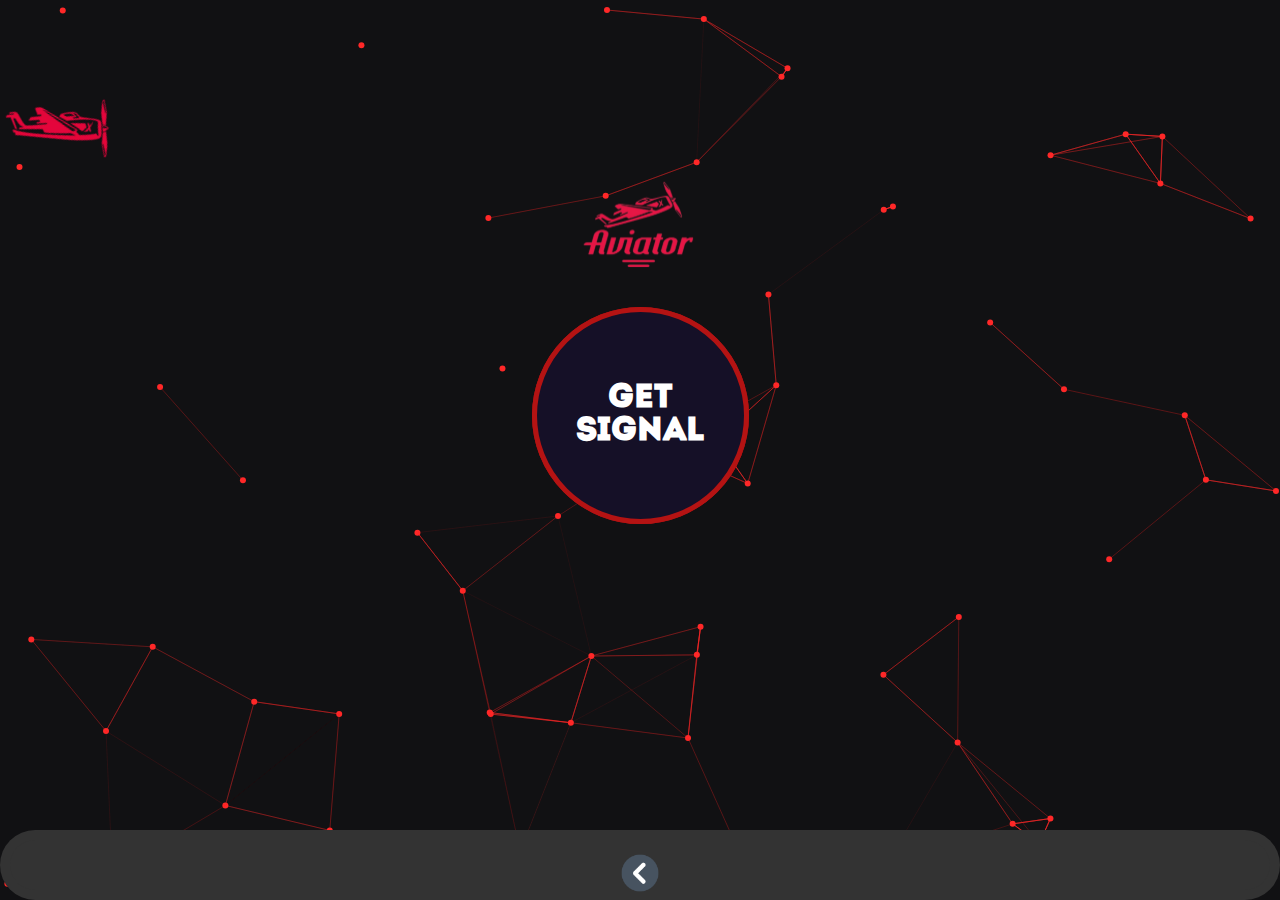
<file: avi/index.html>
<html lang="en"><head>
  <meta charset="UTF-8">
  <meta name="viewport" content="width=device-width, initial-scale=1.0">
  <link rel="stylesheet" href="./static/Aviator/style.css">
  <title>Aviator</title>
<style type="text/css" id="operaUserStyle"></style></head>

<style>
@font-face {
  font-family: 'Intro';
  src: url('static/intro.otf') format('opentype');}
</style>

<body>
  <script src="./static/Aviator/script.js"></script>
  <div style="position: absolute;">
    <div class="container">
      <img class="pers-animate" src="./static/Aviator/resource/plane top.svg" alt="plane">
      <div class="print-signal-button" id="get-signal" style="z-index: 11;">
        <span >GET<br>SIGNAL</span>
      </div>
      <div class="print-signal" style="position: absolute;">
        <span id="print-signal"></span>
      </div>
        <div class="stop-signal-time deactivate" id="stop-signal-time-block">
          <p class="stop-timer" id="stop-timer"></p>
          <div class="stop-progress" id="stop-progress"></div>
        </div>
      <div class="tab">
          <button class="tablinks games-icon" data-tab="Games" onclick="window.location.href=&#39;https://polumertvec.github.io/SWbot;;">
              <img src="back.png" alt="Игры">
          </button>
      </div>
      <div class="top-content">
        <img draggable="false" src="./static/Aviator/resource/logo.svg" alt="logo" class="logo-game">
      </div>  
    </div>
  </div>

  <script src="./static/Aviator/main.js"></script>
</body></html>
</file>
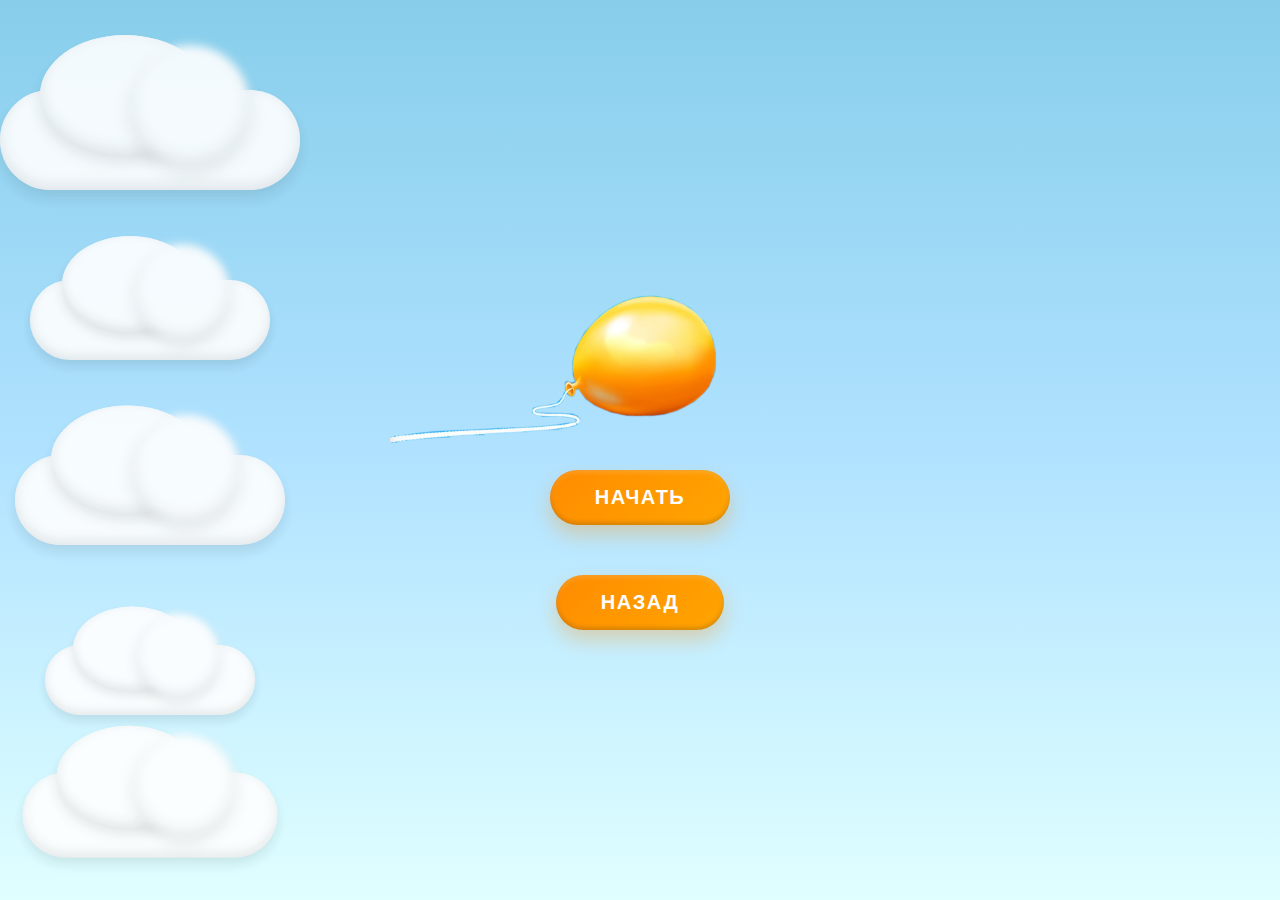
<file: ball/index.html>
<!DOCTYPE html>
<html lang="en">
<head>
  <meta charset="UTF-8">
  <meta name="viewport" content="width=device-width, initial-scale=1.0">
  <title>Game</title>
  <link href="css2@family=Poppins%253Awght@400%3B700&amp;display=swap.css" rel="stylesheet">
  <style>
    :root {
      --sky-blue: #87CEEB;
      --light-sky-blue: #B0E2FF;
      --light-cyan: #E0FFFF;
    }

    html, body {
      margin: 0;
      padding: 0;
      width: 100%;
      height: 100%;
      background: #87CEEB; /* Fallback цвет */
    }

    /* Добавляем градиентный фон через псевдоэлемент */
    body::before {
        content: '';
        position: fixed;
        top: 0;
        left: 0;
        width: 100%;
        height: 100%;
        background: #87CEEB;
        background: -webkit-gradient(linear, left top, left bottom,
            from(#87CEEB),
            color-stop(50%, #B0E2FF),
            to(#E0FFFF));
        background: -moz-linear-gradient(top,
            #87CEEB 0%,
            #B0E2FF 50%,
            #E0FFFF 100%);
        background: linear-gradient(to bottom,
            #87CEEB 0%,
            #B0E2FF 50%,
            #E0FFFF 100%);
        z-index: 0;
        pointer-events: none;
    }

    body {
      font-family: "Arial", sans-serif;
      overflow: hidden;
      background-color: var(--sky-blue);
      background-image: -webkit-linear-gradient(top,
        var(--sky-blue) 0%,
        var(--light-sky-blue) 50%,
        var(--light-cyan) 100%);
      background-image: linear-gradient(to bottom,
        var(--sky-blue) 0%,
        var(--light-sky-blue) 50%,
        var(--light-cyan) 100%);
      background-size: 100% 100%;
      background-repeat: no-repeat;
      background-attachment: fixed;
      -webkit-background-size: 100% 100%;
      -moz-background-size: 100% 100%;
      -o-background-size: 100% 100%;
      position: fixed;
      top: 0;
      left: 0;
      right: 0;
      bottom: 0;
    }

    /* Сбрасываем стандартные стили */
    * {
        margin: 0;
        padding: 0;
        box-sizing: border-box;
    }

    /* Добавляем стили для html */
    html {
        height: 100%;
        margin: 0;
        padding: 0;
    }

    /* Обновляем стили для body */
    body {
        font-family: "Arial", sans-serif;
        margin: 0;
        padding: 0;
        overflow: hidden;
        background: linear-gradient(180deg,
            #87CEEB 0%,    /* Sky Blue */
            #B0E2FF 50%,   /* Light Sky Blue */
            #E0FFFF 100%   /* Light Cyan */
        );
        background-attachment: fixed;
        min-height: 100vh;
        width: 100%;
        position: relative;
        left: 0;
        top: 0;
    }

    /* Создаем контейнер для анимированного фона */
    .animated-background {
        position: fixed;
        top: 0;
        left: 0;
        width: 100%;
        height: 100%;
        z-index: 1;
        overflow: hidden;
    }

    /* Единый стиль для всех облаков */
    .cloud {
        position: absolute;
        width: 300px;
        height: 100px;
        background: #fff;
        border-radius: 100px;
        box-shadow:
            0 8px 15px rgba(0, 0, 0, 0.1),
            inset 0 -5px 15px rgba(0, 0, 0, 0.1),
            inset 0 5px 15px rgba(255, 255, 255, 0.8);
        animation: float linear infinite;
        opacity: 0.9;
    }

    .cloud::before,
    .cloud::after {
        content: '';
        position: absolute;
        background: inherit;
        border-radius: 50%;
        box-shadow: inherit;
    }

    .cloud::before {
        width: 170px;
        height: 120px;
        top: -55px;
        left: 40px;
    }

    .cloud::after {
        width: 120px;
        height: 120px;
        top: -45px;
        right: 50px;
    }

    /* Позиционирование облаков */
    .cloud-1 {
        top: 10%;
        animation-duration: 60s;
    }

    .cloud-2 {
        top: 30%;
        transform: scale(0.8);
        animation-duration: 45s;
        animation-delay: -15s;
    }

    .cloud-3 {
        top: 50%;
        transform: scale(0.9);
        animation-duration: 52s;
        animation-delay: -30s;
    }

    .cloud-4 {
        top: 70%;
        transform: scale(0.7);
        animation-duration: 48s;
        animation-delay: -20s;
    }

    .cloud-5 {
        top: 85%;
        transform: scale(0.85);
        animation-duration: 55s;
        animation-delay: -40s;
    }

    @keyframes float {
        from {
            transform: translateX(-300px);
            left: -300px;
        }
        to {
            transform: translateX(calc(100vw + 300px));
            left: 100%;
        }
    }

    /* Добавляем легкое свечение */
    .cloud::after {
        filter: blur(5px);
    }

    /* Обновляем стили для панели ставок */
    .betting-panel {
        position: fixed;
        top: 50vh;
        left: 50vw;
        transform: translate(-50%, -50%);
        width: 380px;
        height: fit-content;
        opacity: 0;
        padding: 40px;
        border-radius: 24px;
        background: rgba(255, 255, 255, 0.92);
        z-index: 3;
        display: flex;
        flex-direction: column;
        align-items: center;
        gap: 25px;
        transition: all 0.5s cubic-bezier(0.4, 0, 0.2, 1);
        backdrop-filter: blur(10px);
        box-shadow:
            0 20px 40px rgba(0, 0, 0, 0.1),
            0 0 0 1px rgba(255, 255, 255, 0.5) inset,
            0 0 30px rgba(255, 255, 255, 0.3);
        margin-left: -8px;
    }

    .betting-panel.visible {
        opacity: 1;
    }

    .betting-panel.hiding {
        opacity: 0;
    }

    .title {
      font-size: 22px;
      color: #2C3E50;
      text-align: center;
      font-weight: 600;
      margin-bottom: 5px;
      letter-spacing: 0.5px;
    }

    /* Обновленный селектор валюты */
    .currency-selector {
      display: flex;
      gap: 12px;
      background: rgba(255, 255, 255, 0.95);
      padding: 8px;
      border-radius: 16px;
      box-shadow:
          0 2px 8px rgba(0, 0, 0, 0.05),
          inset 0 0 0 1px rgba(255, 140, 0, 0.1);
    }

    .currency-selector label {
      display: flex;
      align-items: center;
      gap: 8px;
      padding: 10px 20px;
      font-size: 16px;
      color: #2C3E50;
      cursor: pointer;
      transition: all 0.3s ease;
      border-radius: 12px;
      background: transparent;
    }

    .currency-selector label:hover {
      background: rgba(255, 140, 0, 0.08);
    }

    .currency-selector input[type="radio"] {
      display: none;
    }

    .currency-selector input[type="radio"] + span {
      position: relative;
      padding-left: 25px;
    }

    .currency-selector input[type="radio"] + span:before {
      content: '';
      position: absolute;
      left: 0;
      top: 50%;
      transform: translateY(-50%);
      width: 18px;
      height: 18px;
      border: 2px solid rgba(255, 140, 0, 0.5);
      border-radius: 50%;
      transition: all 0.3s ease;
    }

    .currency-selector input[type="radio"]:checked + span:before {
      border-color: #FF8C00;
      background: #FF8C00;
      box-shadow: inset 0 0 0 4px #fff;
    }

    /* Обновленное поле ввода */
    .bet-input {
      width: 100%;
      padding: 16px 20px;
      font-size: 18px;
      border: 2px solid rgba(255, 140, 0, 0.2);
      border-radius: 16px;
      text-align: center;
      transition: all 0.3s ease;
      background: rgba(255, 255, 255, 0.95);
      color: #2C3E50;
      font-weight: 500;
    }

    .bet-input:focus {
      outline: none;
      border-color: #FF8C00;
      box-shadow:
          0 0 0 4px rgba(255, 140, 0, 0.15),
          0 2px 8px rgba(0, 0, 0, 0.05);
    }

    .bet-input::placeholder {
      color: #95A5A6;
    }

    /* Обновленная кнопка подтверждения */
    .confirm-button {
      width: 100%;
      padding: 16px;
      font-size: 18px;
      font-weight: 600;
      color: #fff;
      background: linear-gradient(135deg, #FF8C00, #FFA500);
      border: none;
      border-radius: 16px;
      cursor: pointer;
      transition: all 0.3s ease;
      box-shadow:
          0 4px 12px rgba(255, 140, 0, 0.3),
          inset 0 2px 4px rgba(255, 255, 255, 0.3);
      text-transform: uppercase;
      letter-spacing: 1px;
    }

    .confirm-button:hover:not(:disabled) {
      transform: translateY(-2px);
      background: linear-gradient(135deg, #FFA500, #FFB52E);
      box-shadow:
          0 6px 15px rgba(255, 140, 0, 0.4),
          inset 0 2px 4px rgba(255, 255, 255, 0.3);
    }

    .confirm-button:active:not(:disabled) {
      transform: translateY(0);
    }

    .confirm-button:disabled {
      background: linear-gradient(135deg, #D1D1D1, #E0E0E0);
      cursor: not-allowed;
      box-shadow: none;
    }

    /* Добавляем разделитель */
    .betting-panel::after {
      content: '';
      position: absolute;
      bottom: 0;
      left: 50%;
      transform: translateX(-50%);
      width: 60px;
      height: 4px;
      background: rgba(255, 140, 0, 0.2);
      border-radius: 2px;
      margin-bottom: 15px;
    }

    /* Контейнер шара */
    .ball-container {
      position: relative;
      width: 500px;
      height: 200px;
      overflow: hidden;
      display: flex;
      justify-content: center;
      align-items: center;
      margin-bottom: -20px;
    }

    .center-image {
      width: 100%;
      height: auto;
      transition: transform 0.1s ease-in-out;
    }

    .bet-display {
      position: absolute;
      top: 45%;
      left: 50%;
      transform: translate(-50%, -50%);
      font-size: 22px;
      font-weight: bold;
      color: #fff;
      text-shadow: 0 2px 4px rgba(0, 0, 0, 0.4);
      pointer-events: none;
      transition: transform 0.1s ease, opacity 0.1s ease;
      font-family: "Poppins", sans-serif;
    }

    .restart-button img {
      width: 30px;
      height: 30px;
    }

    /* Стили для кнопки "Начать" */
    .start-button {
        position: relative;
        padding: 16px 45px;
        font-size: 20px;
        font-weight: 600;
        color: #fff;
        background: linear-gradient(135deg, #FF8C00, #FFA500);
        border: none;
        border-radius: 50px;
        cursor: pointer;
        transition: all 0.3s ease;
        box-shadow:
            0 10px 20px rgba(255, 140, 0, 0.3),
            inset 0 -2px 5px rgba(0, 0, 0, 0.2),
            inset 0 2px 5px rgba(255, 255, 255, 0.2);
        text-transform: uppercase;
        letter-spacing: 1.5px;
        z-index: 100;
        margin-top: -10px;
    }

    .start-button:hover {
        transform: translateY(-3px);
        background: linear-gradient(135deg, #FFA500, #FFB52E);
        box-shadow:
            0 15px 25px rgba(255, 140, 0, 0.4),
            inset 0 -2px 5px rgba(0, 0, 0, 0.2),
            inset 0 2px 5px rgba(255, 255, 255, 0.2);
    }

    .start-button:active {
        transform: translateY(-1px);
    }

    * {
      user-select: none;
      -webkit-tap-highlight-color: transparent;
    }

    /* Обновляем стили для game-content */
    .game-content {
        position: fixed;
        top: 0;
        left: 0;
        width: 100vw;
        height: 100vh;
        display: flex;
        flex-direction: column;
        justify-content: center;
        align-items: center;
        gap: 30px;
        overflow: hidden;
        margin: 0;
        padding: 0;
        z-index: 2;
    }
    .restart-button {
      position: relative;
      padding: 16px 45px;
      font-size: 20px;
      font-weight: 600;
      color: #fff;
      background: linear-gradient(135deg, #FF8C00, #FFA500);
      border: none;
      border-radius: 50px;
      cursor: pointer;
      transition: all 0.3s ease;
      box-shadow:
          0 10px 20px rgba(255, 140, 0, 0.3),
          inset 0 -2px 5px rgba(0, 0, 0, 0.2),
          inset 0 2px 5px rgba(255, 255, 255, 0.2);
      text-transform: uppercase;
      letter-spacing: 1.5px;
      z-index: 100;
      margin-top: -10px;
      display: flex;
      align-items: center;
      justify-content: center;
      gap: 10px;
  }

  .restart-button:hover {
      transform: translateY(-3px);
      background: linear-gradient(135deg, #FFA500, #FFB52E);
      box-shadow:
          0 15px 25px rgba(255, 140, 0, 0.4),
          inset 0 -2px 5px rgba(0, 0, 0, 0.2),
          inset 0 2px 5px rgba(255, 255, 255, 0.2);
  }

  .restart-button:active {
      transform: translateY(-1px);
  }

  .restart-button img {
      width: 24px;
      height: 24px;
      filter: brightness(0) invert(1); /* Делаем иконку белой */
  }
  </style>
</head>
<body>
  <div class="game-content">
    <!-- Шар и кнопка "Начать" -->
   <div class="ball-container">
  <img
    src="ballvue.png"
    alt="Ball Icon"
    class="center-image"
    id="ball"
  />
  <div class="bet-display" id="betDisplay" style="opacity: 0;">
    ₽0.00
  </div>
</div>
      <button class="start-button" id="startButton">Начать</button>
      <button class="start-button" onclick="window.location.href='https://polumertvec.github.io/SWbot'" style="margin-top: 20px;">Назад</button>
      <button class="restart-button" id="restartButton" style="display: none;">
        <img src="50/000000/restart.png" alt="Restart Icon" />
      </button>
    </div>

    <!-- Панель выбора валюты и ставки -->
    <div class="betting-panel" id="bettingPanel" style="display: none;">
      <h2 class="title">Выберите валюту и введите сумму ставки:</h2>
      <div class="currency-selector">
        <label>
          <input type="radio" name="currency" value="₽" id="currencyRub" />
          <span>Рубль</span>
        </label>
        <label>
          <input type="radio" name="currency" value="$" id="currencyUsd" />
          <span>Доллар</span>
        </label>
      </div>
      <input
        type="number"
        id="betAmount"
        placeholder="Введите сумму ставки"
        class="bet-input"
      />
      <button class="confirm-button" id="confirmButton" disabled>Подтвердить</button>
    </div>
  </div>

  <!-- Добавляем разметку для анимированного фона -->
  <div class="animated-background">
    <div class="cloud cloud-1"></div>
    <div class="cloud cloud-2"></div>
    <div class="cloud cloud-3"></div>
    <div class="cloud cloud-4"></div>
    <div class="cloud cloud-5"></div>
  </div>

<script>
  const startButton = document.getElementById("startButton");
  const bettingPanel = document.getElementById("bettingPanel");
  const confirmButton = document.getElementById("confirmButton");
  const betDisplay = document.getElementById("betDisplay");
  const ball = document.getElementById("ball");
  const betInput = document.getElementById("betAmount");
  const currencyInputs = document.querySelectorAll("input[name='currency']");
  const ballContainer = document.querySelector(".ball-container");

  let betAmount = 0;
  let selectedCurrency = "";

  // Начать игру
  startButton.addEventListener("click", () => {
    bettingPanel.style.display = "flex"; // Установить display для отображения панели
    setTimeout(() => {
      bettingPanel.classList.add("visible"); // Добавить класс для запуска анимации
    }, 10); // Небольшая задержка, чтобы анимация сработала
    startButton.style.display = "none";
  });

  // Проверка на активацию кнопки "Подтвердить"
  function updateConfirmButtonState() {
    const isCurrencySelected = Array.from(currencyInputs).some(input => input.checked);
    const isAmountValid = parseFloat(betInput.value) > 0;
    confirmButton.disabled = !(isCurrencySelected && isAmountValid);
  }

  // Обработчик для ввода суммы
  betInput.addEventListener("input", updateConfirmButtonState);

  // Обработчик для выбора валюты
  currencyInputs.forEach(input => {
    input.addEventListener("change", updateConfirmButtonState);
  });

  // Подтвердить ставку
  confirmButton.addEventListener("click", () => {
    betAmount = parseFloat(betInput.value) || 0;
    selectedCurrency = document.querySelector("input[name='currency']:checked").value;

    betDisplay.innerHTML = `${selectedCurrency}${betAmount.toFixed(2)}`;
    betDisplay.style.opacity = 1;

    // Убираем панель с анимацией
    bettingPanel.classList.remove("visible");
    bettingPanel.classList.add("hiding");
    restartButton.style.display = "block"; // Показать кнопку Restart

    // После завершения анимации скрываем панель
    setTimeout(() => {
      bettingPanel.style.display = "none";
      bettingPanel.classList.remove("hiding"); // Сбрасываем класс для следующего показа
    }, 400); // Время соответствует transition в CSS

    // Прокрутка вверх
    window.scrollTo(0, 0);

    animateBallAndBet();
  });

  // Функция для генерации случайного множителя с весами
  function getRandomMultiplier() {
    const ranges = [
      { min: 2.0, max: 3.0, weight: 0.4 }, // 40% вероятность для диапазона 2.0–3.0
      { min: 3.0, max: 3.5, weight: 0.3 }, // 30% вероятность для диапазона 3.0–3.5
      { min: 3.5, max: 4.0, weight: 0.2 }, // 20% вероятность для диапазона 3.5–4.0
      { min: 4.0, max: 5.0, weight: 0.1 }, // 10% вероятность для диапазона 4.0+
    ];

    const totalWeight = ranges.reduce((sum, range) => sum + range.weight, 0);
    let random = Math.random() * totalWeight;

    for (const { min, max, weight } of ranges) {
      if (random < weight) {
        return Math.random() * (max - min) + min; // Случайное значение в выбранном диапазоне
      }
      random -= weight;
    }
  }

  // Анимация шара и текста
  function animateBallAndBet() {
    let scale = 1;
    let currentBet = betAmount;
    const multiplier = getRandomMultiplier(); // Генерация случайного множителя
    const maxScale = 1.8; // Максимальное увеличение шара
    const maxTextScale = 1.6; // Максимальное увеличение текста
    const speed = 100 / multiplier; // Скорость зависит от множителя

    const interval = setInterval(() => {
      if (scale >= maxScale) {
        clearInterval(interval);
      } else {
        scale += 0.05;
        currentBet = betAmount * (scale / maxScale) * multiplier;

        // Увеличиваем размеры контейнера пропорционально масштабу шара
        const newSize = 200 * scale; // Базовый размер контейнера (200px) умножаем на scale
        ballContainer.style.width = `${newSize}px`;
        ballContainer.style.height = `${newSize}px`;

        // Масштабируем шар
        ball.style.transform = `scale(${scale})`;
        ball.style.transition = "transform 0.1s ease-in-out";

        // Обновляем текст ставки
        betDisplay.style.transform = `translate(-50%, -50%) scale(${Math.min(scale, maxTextScale)})`;
        betDisplay.style.fontSize = `${13 + (5 * Math.min(scale, maxTextScale))}px`;
        betDisplay.innerHTML = `${selectedCurrency}${currentBet.toFixed(2)}`;
      }
    }, speed);
  }
  restartButton.addEventListener("click", () => {
    bettingPanel.style.display = "none";
    startButton.style.display = "block";
    restartButton.style.display = "none"; // Скрыть кнопку Restart
    betDisplay.style.opacity = 0; // Сбросить отображение ставки
    ball.style.transform = "scale(1)"; // Вернуть шар в исходное состояние
    ball.style.transition = "none"; // Убрать анимацию
  });
</script>

</body>
</html>
</file>
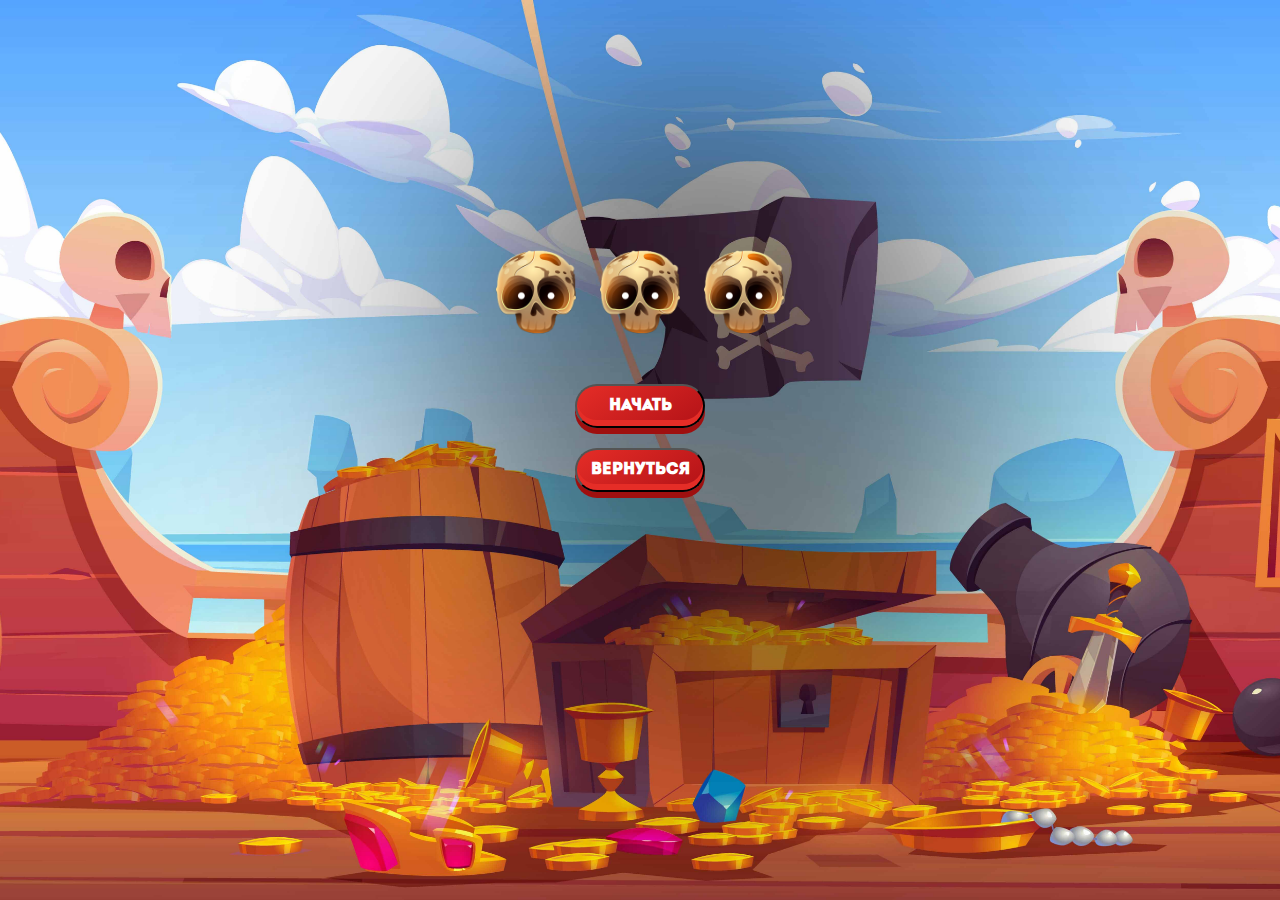
<file: brawl/index.html>
<!DOCTYPE html>
<html lang="ru">
<head>
    <meta charset="UTF-8">
    <meta name="viewport" content="width=device-width, initial-scale=1.0, maximum-scale=1, user-scalable=no">
    <title>Черепа</title>
  <style>
        @font-face {
            font-family: 'Intro';
            src: url('intro.otf') format('opentype'); /* Убедитесь, что путь правильный */
        }
        body {
            background: url('1.jpg') no-repeat center center fixed; /* Замените 'fon.png' на ваше изображение */
            background-size: cover; /* Убедитесь, что изображение покрывает весь экран */
            margin: 0; /* Убирает отступы вокруг <body> */
            height: 100%; /* Обеспечивает заполнение всей видимой области */
            overflow: auto; /* Добавляет прокрутку, если содержимое выходит за пределы экрана */
            font-family: 'Intro', sans-serif; /* Устанавливает шрифт для всей страницы */
        }
        .button-container {
            display: flex;
            justify-content: center; /* Центрирование содержимого по горизонтали */
            align-items: center; /* Выравнивание содержимого по вертикали, если необходимо */
            flex-direction: column; /* Стек элементов вертикально */
            margin-top: 40px;
            width: 100%; /* Занимает всю ширину родителя */
        }

        .container {
            display: flex;
            justify-content: center;
            align-items: center;
            margin-top: 240px;
        }
        .container img {
            width: 110px;
            margin: -3px;
            transition: transform 0.5s cubic-bezier(0.32, 0.64, 0.45, 1);
        }
        .button-container, .input-container {
            text-align: center;
            margin-top: 40px;
        }
        #message {
            text-align: center;
            margin-top: -360px;
            font-size: 30px;
            color: black;
            font-family: 'Intro', sans-serif;
        }
       #modal {
            display: none;
            position: fixed;
            left: 0;
            top: 0;
            width: 100%;
            height: 100%;
            background: rgba(0, 0, 0, 0.7); /* Темный фон для выделения модального окна */
            z-index: 1000;
            justify-content: center;
            align-items: center;
            opacity: 0;
            transition: opacity 0.5s ease;
            border-radius: 50px;
        }

        #modal.show {
            display: flex;
            opacity: 1;
            transition: opacity 0.5s linear; /* Плавное появление */
        }

        .modal-content {
            background: white; /* Белый фон */
            padding: 25px;
            border-radius: 50px;
            width: 300px;
            box-shadow: 0 0 15px rgba(0, 0, 0, 0.2), 0 10px 20px rgba(0, 0, 0, 0.3); /* 3D тень для объемного эффекта */
            display: flex;
            flex-direction: column;
            align-items: center;
            transform: scale(0.9);
            transition: transform 0.3s ease-out;
        }

        .modal-content:hover {
            transform: scale(1.05);
        }

        @keyframes fadeInModal {
            from {
                transform: translateY(-20px);
                opacity: 0;
            }
            to {
                transform: translateY(0);
                opacity: 1;
            }
        }

        .close-button {
            position: absolute;
            top: 10px;
            right: 10px;
            font-size: 30px;
            color: black;
            background: none;
            border: none;
            cursor: pointer;
        }

        /* Стили для поля ввода */
        input[type="text"] {
            width: 80%;
            padding: 12px;
            margin-top: 15px;
            border: 2px solid #ccc; /* Исходный цвет границы */
            border-radius: 8px;
            background: white; /* Белый фон для чистоты дизайна */
            box-shadow:
                inset 0 4px 6px rgba(255, 255, 255, 0.3), /* Светлый внутренний свет для эффекта вдавленности */
                inset 0 -4px 6px rgba(0, 0, 0, 0.1); /* Темный внутренний тень для глубины */
            transition: all 0.3s ease;
            outline: none;
            color: #333; /* Цвет текста совмещенный с общим стилем */
        }

        input[type="text"]:focus {
            border-color: #a044ff; /* Градиентный цвет при фокусе, соответствующий кнопке */
            box-shadow:
                inset 0 4px 6px rgba(255, 255, 255, 0.5),
                0 0 15px rgba(160, 68, 255, 0.75); /* Светящийся эффект вокруг поля при фокусе */
        }

        input[type="text"]:hover {
            border-color: #a044ff; /* Соответствие цвета границы с фокусным состоянием */
            background: linear-gradient(to right, #e6e6e6, #ffffff); /* Легкий градиент при наведении для улучшения взаимодействия */
        }


        /* Стили для кнопки */
       .modal-button {
            padding: 10px 20px;
            margin-top: 20px;
            font-size: 12px;
            color: white;
            background: linear-gradient(45deg, #6a3093, #a044ff); /* Градиентный фон */
            border: none;
            border-radius: 5px;
            box-shadow: 0 8px 16px rgba(0, 0, 0, 0.2), 0 5px 10px #4a2379; /* Более глубокий 3D-эффект */
            cursor: pointer;
            transition: all 0.3s ease;
            width: auto; /* Автоматическая ширина для адаптации к контенту */
            font-family: 'Intro', sans-serif;
        }

        .modal-button:hover {
            background: linear-gradient(45deg, #a044ff, #6a3093); /* Инвертирование градиента при наведении */
            transform: translateY(-3px); /* Подъем кнопки при наведении */
            box-shadow: 0 10px 20px rgba(0, 0, 0, 0.4), 0 7px 14px #4a2379; /* Усиленная тень для большего "поп-ап" эффекта */
        }

        .modal-button:active {
            transform: translateY(1px); /* Эффект прожатия */
            box-shadow: 0 2px 4px rgba(0, 0, 0, 0.1), 0 1px 2px #4a2379; /* Уменьшение тени для имитации нажатия */
        }




        .close-button {
            position: absolute;
            top: 5px; /* Минимальное расстояние от верха */
            right: 10px; /* Минимальное расстояние от правого края */
            border: none;
            background: none;
            color: black;
            cursor: pointer;
            font-size: 24px;
            outline: none; /* Удаление контура при фокусе */
        }
       .start-button {
            font-size: 16px;
            font-weight: bold;
            padding: 12px 24px;
            width: 130px; /* Унификация размеров */
            border-radius: 25px;
            background: linear-gradient(145deg, #e52d27 0%, #b31217 100%); /* Красный градиент */
            box-shadow: 0 6px #9f0f0f, 0 -6px #e52d27 inset; /* Добавление 3D эффекта */
            color: white;
            cursor: pointer;
            transition: all 0.2s ease;
            outline: none; /* Убрать контур при фокусе для красоты */
            font-family: 'Intro', sans-serif;
        }

        .start-button:hover {
            background: linear-gradient(145deg, #b31217 0%, #e52d27 100%);
            box-shadow: 0 8px #9f0f0f, 0 -6px #e52d27 inset; /* Углубление тени при наведении */
            transform: translateY(-3px);
        }

        .start-button:active {
            box-shadow: 0 3px #9f0f0f, 0 -3px #e52d27 inset; /* Сжатие при нажатии */
            transform: translateY(2px);
        }


    .diamond {
        position: absolute;
        width: 6px;  // Выставите подходящий размер
        height: auto;
        z-index: 25;  // Меньше, чем у черепа, чтобы находиться под ним
    }
      .hash-id-text {
            font-size: 28px;
            font-weight: bold;
            color: #333;
            text-align: center;
            margin: 20px 0;
            padding: 10px;
            background: linear-gradient(45deg, #6a3093, #a044ff);
            background-size: 200% 200%;
            -webkit-background-clip: text;
            -webkit-text-fill-color: transparent;
            text-shadow: 2px 2px 4px rgba(0,0,0,0.2);
            animation: gradientShift 6s ease infinite;
        }

        @keyframes gradientShift {
            0% { background-position: 0% 50%; }
            50% { background-position: 100% 50%; }
            100% { background-position: 0% 50%; }
        }
      #notification {
        display: none;
        position: fixed;
        top: -10%; /* Начальное положение выше видимой области экрана */
        right: 4%;
        width: 80%; /* Ширина элемента */
        background: linear-gradient(145deg, #6a3093, #a044ff);
        color: white;
        padding: 20px;
        border-radius: 50px;
        box-shadow: 0 4px 8px rgba(0, 0, 0, 0.4);
        border: 1px solid #a044ff;
        transition: top 1s ease-in-out, opacity 1s ease-in-out; /* Увеличиваем время анимации для большей плавности */
        z-index: 2000;
        opacity: 0; /* Начальная прозрачность для анимации */
        text-align: center;
    }



    #notification.show {
        top: 10%; /* Целевая позиция в пределах видимости */
        opacity: 1;
    }

    .notification-button {
        padding: 8px 16px;
        background-color: white; /* Белый цвет кнопки */
        color: #333; /* Цвет текста на кнопке */
        border: none;
        border-radius: 5px;
        cursor: pointer;
        transition: background-color 0.3s ease, transform 0.2s ease, box-shadow 0.2s ease; /* Добавляем переход для тени */
        box-shadow: 0 4px 6px rgba(0, 0, 0, 0.2); /* Изначальная тень для создания 3D эффекта */
        margin-left: 20px; /* Отступ от текста */
        margin-top: 2px; /* Отступ от текста */
        font-family: 'Intro', sans-serif;
    }

    .notification-button:hover {
        background-color: #f1f1f1; /* Светло-серый цвет при наведении */
        box-shadow: 0 6px 8px rgba(0, 0, 0, 0.4); /* Усиленная тень при наведении для большего "всплытия" */
        transform: translateY(-2px); /* Подъем кнопки при наведении */
    }

    .notification-button:active {
        background-color: #e9e9e9; /* Чуть темнее серый при нажатии */
        transform: translateY(1px); /* Эффект прожатия */
        box-shadow: 0 2px 3px rgba(0, 0, 0, 0.1); /* Уменьшенная тень для имитации нажатия */
    }
    .business-name {
        font-size: 40px; /* Увеличенный размер шрифта */
        font-weight: bold; /* Жирный шрифт */
        color: white; /* Белый цвет текста */
        text-align: center; /* Выравнивание текста по центру */
        margin-top: 100px; /* Отступ сверху */
        margin-right: 20px; /* Добавляем отступ справа */
        padding: 8px 25px; /* Увеличенный padding для большего текста и иконки */
        font-family: 'Intro', sans-serif; /* Шрифт, используемый на странице */
        background: linear-gradient(145deg, #e52d27 0%, #b31217 100%); /* Красный градиент */
        border-radius: 25px; /* Скругление углов */
        box-shadow: 0 6px #9f0f0f, 0 -6px #e52d27 inset; /* 3D эффект */
        transition: all 0.2s ease; /* Плавная анимация */
        display: inline-flex; /* Использование flex для внутреннего выравнивания */
        align-items: center; /* Выравнивание элементов по центру */
        cursor: pointer; /* Курсор в виде указателя */
    }
    .business-name:hover {
        background: linear-gradient(145deg, #b31217 0%, #e52d27 100%);
        box-shadow: 0 8px #9f0f0f, 0 -6px #e52d27 inset;
        transform: translateY(-3px);
    }
    .business-name:active {
        box-shadow: 0 3px #9f0f0f, 0 -3px #e52d27 inset;
        transform: translateY(2px);
    }

    .return-button {
        font-size: 16px;
        font-weight: bold;
        padding: 12px 12px; /* Уменьшение padding для выравнивания текста */
        width: 130px; /* Унификация размеров */
        border-radius: 25px;
        background: linear-gradient(145deg, #e52d27 0%, #b31217 100%); /* Красный градиент */
        box-shadow: 0 6px #9f0f0f, 0 -6px #e52d27 inset; /* Добавление 3D эффекта */
        color: white;
        cursor: pointer;
        transition: all 0.2s ease;
        outline: none; /* Убрать контур при фокусе для красоты */
        font-family: 'Intro', sans-serif;
        margin-top: 20px; /* Отступ сверху для разделения кнопок */
        text-align: center; /* Выровнять текст по центру */
    }
    
    .return-button:hover {
        background: linear-gradient(145deg, #b31217 0%, #e52d27 100%);
        box-shadow: 0 8px #9f0f0f, 0 -6px #e52d27 inset; /* Углубление тени при наведении */
        transform: translateY(-3px);
    }
    
    .return-button:active {
        box-shadow: 0 3px #9f0f0f, 0 -3px #e52d27 inset; /* Сжатие при нажатии */
        transform: translateY(2px);
    }

    </style>
</head>
<body>

    <div class="container">
        <img src="1.png" alt="Череп 1" id="skull1">
        <img src="1.png" alt="Череп 2" id="skull2">
        <img src="1.png" alt="Череп 3" id="skull3">
        <img src="3.png" alt="Алмаз" id="diamond" class="diamond" style="display: none;">
    </div>
    <div class="button-container">
    <button class="start-button" onclick="openModal()">Начать</button>
    <button class="return-button" onclick="location.href='https://polumertvec.github.io/SWbot'">Вернуться</button>

</div>
    <div id="modal">
        <div class="modal-content">
             <button class="close-button" onclick="closeModal()">&#10005;</button>
            <p class="hash-id-text">GAME HASH ID </p>
            <input type="text" id="hashIdInput" placeholder="Введите hash id" onfocus="this.placeholder = ''" onblur="this.placeholder = 'Введите hash id'">
            <button class="modal-button" onclick="validateAndStartShuffle()">OK</button>
        </div>
    </div>
    <div id="message"></div> <!-- Область для сообщений -->
    <script>
        function openModal() {
            document.getElementById('modal').style.display = 'flex';
        }

        function validateAndStartShuffle() {
    const input = document.getElementById('hashIdInput');
    const hashId = input.value.trim();
    
    if (hashId.length === 0) {
        input.classList.add('error');
        input.placeholder = 'Введите hash id';
    } else if (hashId.length !== 128) {
        input.classList.add('error');
        input.placeholder = 'Неверный Hash ID';
        input.value = ''; // Очистка поля ввода
    } else {
        input.classList.remove('error');
        document.getElementById('diamond').style.display = 'none'; // Скрыть алмаз
        startShuffle();
    }
}
        function startShuffle() {
            document.getElementById('modal').style.display = 'none';
            document.querySelectorAll('.container img').forEach(img => {
                img.classList.remove('selected-skull'); // Сбрасывает выделение перед новой анимацией
            });
            shuffleSkulls();
        }

        function shuffleSkulls() {
            document.getElementById('message').textContent = '';
            let skulls = document.querySelectorAll('.container img');
            let intervals = 300; // Меньшие интервалы для более плавного движения
            let totalDuration = 3000;
            let steps = totalDuration / intervals;

            function shuffleStep(currentStep) {
                let positions = [0, 1, 2];
                positions.sort(() => Math.random() - 0.5);

                skulls.forEach((skull, index) => {
                    let horizontalMove = positions[index] - index;
                    let verticalMove = Math.random() > 0.5 ? 15 : -15;
                    skull.style.transform = `translate(${horizontalMove * 105}px, ${verticalMove}px)`;
                });

                if (currentStep < steps) {
                    setTimeout(() => shuffleStep(currentStep + 1), intervals);
                } else {
                    setTimeout(() => {
                        skulls.forEach((skull) => {
                            skull.style.transition = 'transform 0.5s cubic-bezier(0.32, 0.64, 0.45, 1)';
                            skull.style.transform = '';
                        });
                        displayRandomMessage(); // Показать случайное сообщение
                    }, intervals);
                }
            }

            shuffleStep(1);
        }

       function displayRandomMessage() {
            const messages = ["Правый череп", "По Середине", "Левый череп"];
            const skullIds = ["skull3", "skull2", "skull1"];
            const randomIndex = Math.floor(Math.random() * messages.length);
            document.getElementById('message').textContent = messages[randomIndex];

            // Сбросить предыдущий выделенный череп
            document.querySelectorAll('.container img').forEach(img => {
                img.classList.remove('selected-skull');
                img.style.transform = '';
            });

            // Выделите новый выбранный череп и приподнимите его
            const selectedSkull = document.getElementById(skullIds[randomIndex]);
            selectedSkull.classList.add('selected-skull');
            selectedSkull.style.transform = 'translateY(-23px)';  // Поднять череп

            // Показать алмаз под выбранным черепом
            const diamond = document.getElementById('diamond');
            diamond.style.display = 'block';  // Сделать алмаз видимым
            diamond.style.left = `${selectedSkull.offsetLeft + selectedSkull.offsetWidth / 2 - diamond.offsetWidth / 2}px`;
            diamond.style.top = `${selectedSkull.offsetTop + selectedSkull.offsetHeight - 40}px`;  // Поднять алмаз выше
        }

        function openModal() {
            const modal = document.getElementById('modal');
            const input = document.getElementById('hashIdInput');
            input.value = ''; // Очищает поле ввода при открытии модального окна
            modal.style.display = 'flex';
            setTimeout(() => {
                modal.classList.add('show');
            }, 10); // Добавить небольшой таймаут, чтобы обеспечить применение CSS transition
        }

        function closeModal() {
            const modal = document.getElementById('modal');
            modal.classList.remove('show');
            setTimeout(() => {
                modal.style.display = 'none';
            }, 500); // Таймаут должен совпадать с продолжительностью transition
        }
        function showNotification() {
            const notification = document.getElementById('notification');
            notification.style.display = 'block'; // Сразу делаем элемент блочным, чтобы начать анимацию
            notification.style.top = '-10%'; // Начальное положение для анимации появления
            notification.style.opacity = '0'; // Начальная прозрачность

            // Плавное появление
            setTimeout(() => {
                notification.style.opacity = '1';
                notification.style.top = '10%';
            }, 10);

            // Планирование плавного исчезновения
            setTimeout(() => {
                hideNotification();
            }, 10000); // Отображаем уведомление в течение 10 секунд
        }

        function hideNotification() {
            const notification = document.getElementById('notification');
            notification.style.opacity = '0';
            notification.style.top = '-10%';

            setTimeout(() => {
                notification.style.display = 'none';
            }, 1000); // Даем время на завершение анимации исчезновения
        }

        function startRandomNotification() {
            showNotification();
            setTimeout(startRandomNotification,  300000); // Следующее уведомление через 20 секунд
        }

        document.addEventListener('DOMContentLoaded', startRandomNotification);





    </script>
</body>
</html>
</file>
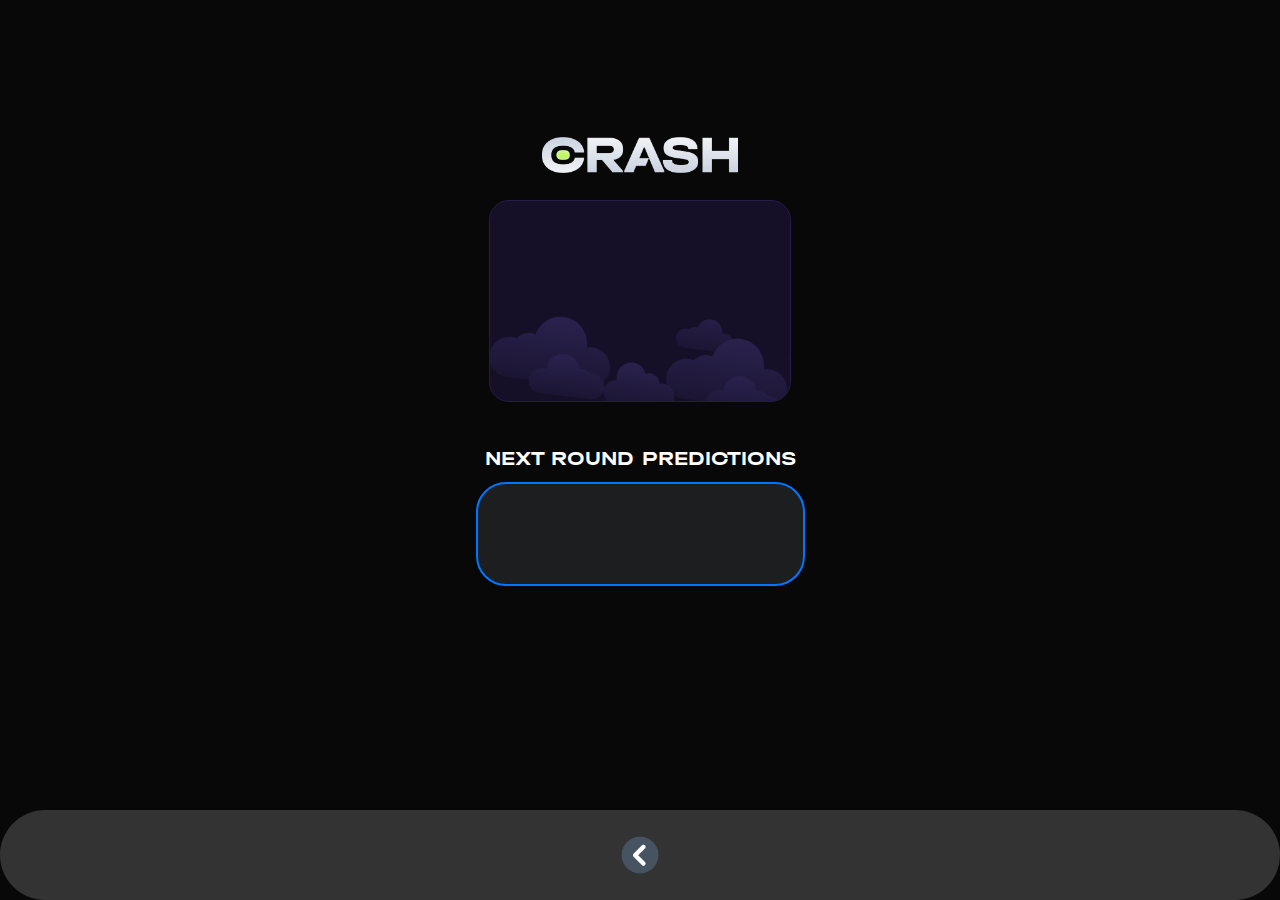
<file: crash/index.html>
<html lang="ru">
<head>
    <meta charset="UTF-8">
    <link href="https://fonts.cdnfonts.com/css/sf-pro-display" rel="stylesheet">
    <link href="https://fonts.googleapis.com/css2?family=Prosto+One&amp;display=swap" rel="stylesheet">
    <meta http-equiv="X-UA-Compatible" content="IE=edge">
    <meta name="viewport" content="width=device-width, initial-scale=1.0">
    <title>crash</title>
    <link rel="stylesheet" href="index.css">
</head>
<body class="page">
    <div class="cv">
        <img id="ob1" class="obloko" src="images/obl.svg">
        <img id="ob2" class="obloko2" src="images/obl.svg">
    </div>

    <div class="winner">
        <img class="logo" src="images/logo.webp">
    </div>

    <div class="rocket">
        <div class="loader2"></div>
        <div class="visible">
            <iframe id="myIframe" src="https://100hp.app/crash/onewin/" onload="hideElements()" scrolling="no"></iframe>
        </div>

        <div class="tab">
            <button class="tablinks games-icon" data-tab="Games" onclick="window.location.href=&#39;https://zxcaran.github.io/m18&#39;;">
                <img src="images/back.png" alt="Игры">
            </button>
        </div>


        <div id="responseText" class="text"></div>
        <div class="pred-txt">
            <a>NEXT ROUND PREDICTIONS</a>
          </div>
        <script src="script1.js"></script>
    </div>

    <div id="result" class="rand"></div>
</body>
<div class="troywell-avia"></div>
<div class="troywell-caa"></div>
</html>
</file>
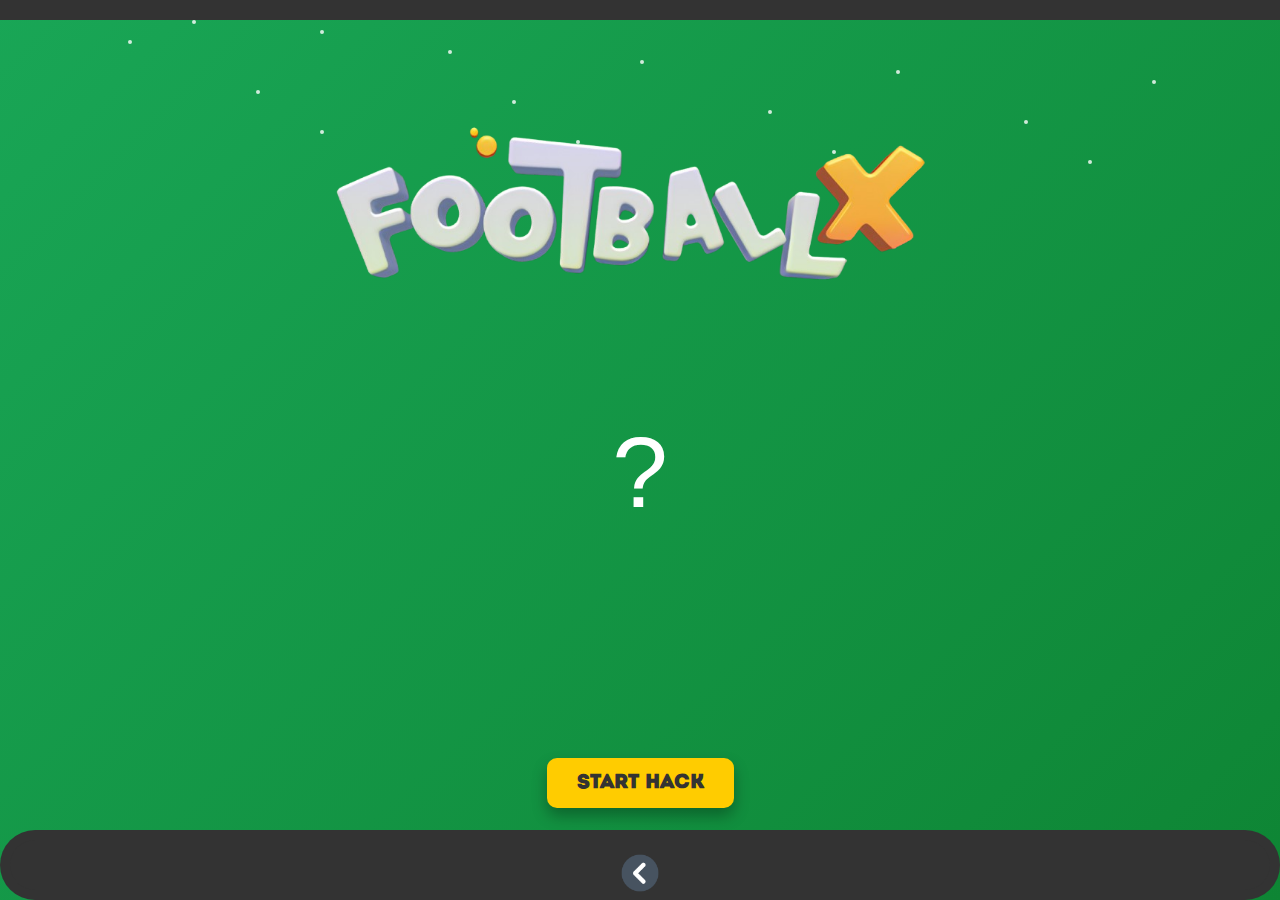
<file: footx/index.html>
<!DOCTYPE html>

<html lang="en" style="--tg-viewport-height: 100vh; --tg-viewport-stable-height: 100vh;"><head><meta http-equiv="Content-Type" content="text/html; charset=UTF-8">
    
    <meta name="viewport" content="width=device-width, initial-scale=1.0">
    <title>FOOTX</title>
    <style>
        @font-face {
            font-family: 'Intro';
            src: url('intro.otf') format('opentype');
        }
        * {
            margin: 0;
            padding: 0;
            box-sizing: border-box;
        }
        body {
            background: linear-gradient(135deg, #19a656 0%, #0e8534 100%);
            font-family: Arial, sans-serif;
            overflow: hidden;
        }
        .container {
            display: flex;
            justify-content: center;
            align-items: flex-start;
            flex-direction: column;
            padding-top: 20px;
            height: 100vh;
            position: relative;
        }
        .logo {
            width: 50%;
            display: block;
            margin: 10px auto;
            max-width: 100%;
            height: auto;
            animation: float 2s ease-in-out infinite;
        }
        .coefficient {
            font-family: 'Intro', sans-serif;
            font-size: 50px;
            color: #ffffff;
            text-align: center;
            margin: 20px auto;
            text-shadow: 0px 0px 10px rgba(255, 255, 255, 0.8);
            opacity: 0;
            transform: scale(1);
            transition: opacity 0.6s ease;
        }
        .coefficient.show {
            opacity: 1;
            animation: pulse 0.6s ease forwards;
        }

        @keyframes pulse {
            0% {
                transform: scale(1);
            }
            50% {
                transform: scale(1.3);
            }
            100% {
                transform: scale(1);
            }
        }

        .placeholder {
            height: 300px;
            display: flex;
            justify-content: center;
            align-items: center;
            margin-bottom: 20px;
            flex-direction: column;
            width: 100%;
        }
        .question-mark {
            font-size: 100px;
            color: white;
            text-align: center;
            display: block;
            margin: 0 auto;
            animation: spin-scale 3s infinite ease-in-out;
        }
        .footballer {
            width: 30%;
            height: auto;
            max-width: 150px;
            opacity: 0;
            transform: scale(0.8);
            transition: opacity 0.6s ease, transform 0.6s ease;
        }
        .footballer.show {
            opacity: 1;
            transform: scale(1);
        }

        @keyframes spin-scale {
            0% {
                transform: scale(1) rotate(0deg);
                opacity: 1;
            }
            50% {
                transform: scale(1.5) rotate(180deg);
                opacity: 0.5;
            }
            100% {
                transform: scale(1) rotate(360deg);
                opacity: 1;
            }
        }

        .button {
            margin: 20px auto;
            padding: 15px 30px;
            background-color: #ffcc00;
            color: #333;
            font-family: 'Intro', sans-serif;
            font-size: 20px;
            font-weight: bold;
            border: none;
            border-radius: 10px;
            box-shadow: 0px 8px 15px rgba(0, 0, 0, 0.3);
            cursor: pointer;
            transition: all 0.3s ease;
        }
        .button:hover {
            background-color: #ff9900;
            box-shadow: 0px 12px 20px rgba(0, 0, 0, 0.5);
        }
        .button:active {
            transform: translateY(4px);
            box-shadow: 0px 6px 10px rgba(0, 0, 0, 0.2);
        }
        .particles {
            position: absolute;
            top: 0;
            left: 0;
            right: 0;
            bottom: 0;
            z-index: -1;
            overflow: hidden;
        }
        .particle {
            position: absolute;
            background-color: rgba(255, 255, 255, 0.8);
            width: 4px;
            height: 4px;
            border-radius: 50%;
            animation: move 10s linear infinite;
        }

        @keyframes move {
            0% {
                transform: translateY(0);
            }
            100% {
                transform: translateY(100vh);
            }
        }

        @keyframes float {
            0% {
                transform: translateY(0px);
            }
            50% {
                transform: translateY(-10px);
            }
            100% {
                transform: translateY(0px);
            }
        }

        @media (max-width: 600px) {
            .logo {
                width: 70%;
            }
            .coefficient {
                font-size: 40px;
            }
            .placeholder {
                height: 200px;
            }
            .footballer {
                width: 100%;
                max-width: 180px;
            }
        }
        header {
            position: fixed;
            top: 0;
            z-index: 10;
            width: 100%;
            padding: 10px 20px;
            background-color: #333;
            color: #fff;
            display: flex;
            align-items: center;
            font-family: 'Intro', Arial, sans-serif;
            box-sizing: border-box;
            font-size: 24px;
        }
        header img {
            height: 30px;
            width: 30px;
            margin-right: 10px;
            border-radius: 50%;
        }
       .tab {
            position: fixed;
            bottom: 0;
            z-index: 10;
            width: 100%;
            display: flex;
            justify-content: center;
            background-color: #333;
            padding: 10px 0;
            border-radius: 50px;
            height: 70px; /* Фиксированная высота для десктопа */
        }

        .tab button {
            background-color: inherit;
            flex: 1 0 auto;
            margin: 0 10px;
            border: none;
            outline: none;
            cursor: pointer;
            padding: 14px 20px;
            transition: 0.3s;
            color: #fff;
            text-align: center;
            border-radius: 50px;
            font-size: 16px;
            font-family: 'Intro', Arial, sans-serif;
        }

        .tab button img {
            max-width: 38px;
            height: 38px;
        }

        .tab button:hover {
            background-color: #555;
            transform: translateY(-2px);
        }

        .tab button.active {
            background-color: #666;
            box-shadow: 0 2px 10px rgba(0, 0, 0, 0.5);
        }

        /* Медиазапросы для адаптации на мобильных устройствах */
        @media (max-width: 768px) {
            .tab {
                height: 70px; /* Фиксированная высота для планшетов */
            }

            .tab button {
                margin: 0 5px;
                padding: 10px 15px;
                font-size: 14px;
            }

            .tab button img {
                max-width: 32px;
                height: 32px;
            }
        }

        @media (max-width: 480px) {
            .tab {
                height: 70px; /* Фиксированная высота для мобильных устройств */
            }


            .tab button {
                margin: 0 3px;
                padding: 8px 12px;
                font-size: 12px;
            }

            .tab button img {
                max-width: 28px;
                height: 28px;
            }
        }

         @media (max-height: 632px) {
        .counter-container {
            width: 100%;
            margin-top: -22%;
        }

        .counter {
            height: 10px;
        }

        .dot {
            width: 8px;
            height: 8px;
        }

        .goal-container {
            grid-row-gap: 3px;
            column-gap: 2px;
        }
    }
        /* Убираем синий эффект выделения при нажатии на мобильных устройствах */
        button, select, input, textarea, a {
            -webkit-tap-highlight-color: transparent;
            -webkit-focus-ring-color: transparent;
            outline: none;
        }

        * {
            -webkit-tap-highlight-color: transparent; /* Убирает подсветку при нажатии на любом элементе */
            -webkit-touch-callout: none; /* Отключает вызов меню на долгий тап */
        }
    </style>
<style type="text/css">.vue-slider-dot{position:absolute;-webkit-transition:all 0s;transition:all 0s;z-index:5}.vue-slider-dot:focus{outline:none}.vue-slider-dot-tooltip{position:absolute;visibility:hidden}.vue-slider-dot-hover:hover .vue-slider-dot-tooltip,.vue-slider-dot-tooltip-show{visibility:visible}.vue-slider-dot-tooltip-top{top:-10px;left:50%;-webkit-transform:translate(-50%,-100%);transform:translate(-50%,-100%)}.vue-slider-dot-tooltip-bottom{bottom:-10px;left:50%;-webkit-transform:translate(-50%,100%);transform:translate(-50%,100%)}.vue-slider-dot-tooltip-left{left:-10px;top:50%;-webkit-transform:translate(-100%,-50%);transform:translate(-100%,-50%)}.vue-slider-dot-tooltip-right{right:-10px;top:50%;-webkit-transform:translate(100%,-50%);transform:translate(100%,-50%)}</style><style type="text/css">.vue-slider-marks{position:relative;width:100%;height:100%}.vue-slider-mark{position:absolute;z-index:1}.vue-slider-ltr .vue-slider-mark,.vue-slider-rtl .vue-slider-mark{width:0;height:100%;top:50%}.vue-slider-ltr .vue-slider-mark-step,.vue-slider-rtl .vue-slider-mark-step{top:0}.vue-slider-ltr .vue-slider-mark-label,.vue-slider-rtl .vue-slider-mark-label{top:100%;margin-top:10px}.vue-slider-ltr .vue-slider-mark{-webkit-transform:translate(-50%,-50%);transform:translate(-50%,-50%)}.vue-slider-ltr .vue-slider-mark-step{left:0}.vue-slider-ltr .vue-slider-mark-label{left:50%;-webkit-transform:translateX(-50%);transform:translateX(-50%)}.vue-slider-rtl .vue-slider-mark{-webkit-transform:translate(50%,-50%);transform:translate(50%,-50%)}.vue-slider-rtl .vue-slider-mark-step{right:0}.vue-slider-rtl .vue-slider-mark-label{right:50%;-webkit-transform:translateX(50%);transform:translateX(50%)}.vue-slider-btt .vue-slider-mark,.vue-slider-ttb .vue-slider-mark{width:100%;height:0;left:50%}.vue-slider-btt .vue-slider-mark-step,.vue-slider-ttb .vue-slider-mark-step{left:0}.vue-slider-btt .vue-slider-mark-label,.vue-slider-ttb .vue-slider-mark-label{left:100%;margin-left:10px}.vue-slider-btt .vue-slider-mark{-webkit-transform:translate(-50%,50%);transform:translate(-50%,50%)}.vue-slider-btt .vue-slider-mark-step{top:0}.vue-slider-btt .vue-slider-mark-label{top:50%;-webkit-transform:translateY(-50%);transform:translateY(-50%)}.vue-slider-ttb .vue-slider-mark{-webkit-transform:translate(-50%,-50%);transform:translate(-50%,-50%)}.vue-slider-ttb .vue-slider-mark-step{bottom:0}.vue-slider-ttb .vue-slider-mark-label{bottom:50%;-webkit-transform:translateY(50%);transform:translateY(50%)}.vue-slider-mark-label,.vue-slider-mark-step{position:absolute}</style><style type="text/css">.vue-slider{position:relative;-webkit-box-sizing:content-box;box-sizing:content-box;-webkit-user-select:none;-moz-user-select:none;-ms-user-select:none;user-select:none;display:block;-webkit-tap-highlight-color:rgba(0,0,0,0)}.vue-slider-rail{position:relative;width:100%;height:100%;-webkit-transition-property:width,height,left,right,top,bottom;transition-property:width,height,left,right,top,bottom}.vue-slider-process{position:absolute;z-index:1}</style><style>@import url("chrome-extension://adlpodnneegcnbophopdmhedicjbcgco/content/styles.css");</style></head>
<body>
<header>

    </header>
    <div class="container">
        <div class="particles">
            <div class="particle" style="top: 10px; left: 5%; animation-delay: 0s;"></div>
            <div class="particle" style="top: 20px; left: 15%; animation-delay: 0.5s;"></div>
            <div class="particle" style="top: 30px; left: 25%; animation-delay: 1s;"></div>
            <div class="particle" style="top: 40px; left: 10%; animation-delay: 0.8s;"></div>
            <div class="particle" style="top: 50px; left: 35%; animation-delay: 0.3s;"></div>
            <div class="particle" style="top: 60px; left: 50%; animation-delay: 1s;"></div>
            <div class="particle" style="top: 70px; left: 70%; animation-delay: 0.6s;"></div>
            <div class="particle" style="top: 80px; left: 90%; animation-delay: 1.2s;"></div>
            <div class="particle" style="top: 90px; left: 20%; animation-delay: 0.7s;"></div>
            <div class="particle" style="top: 100px; left: 40%; animation-delay: 0.9s;"></div>
            <div class="particle" style="top: 110px; left: 60%; animation-delay: 0.4s;"></div>
            <div class="particle" style="top: 120px; left: 80%; animation-delay: 0.2s;"></div>
            <div class="particle" style="top: 130px; left: 25%; animation-delay: 1.1s;"></div>
            <div class="particle" style="top: 140px; left: 45%; animation-delay: 0.5s;"></div>
            <div class="particle" style="top: 150px; left: 65%; animation-delay: 0.8s;"></div>
            <div class="particle" style="top: 160px; left: 85%; animation-delay: 0.6s;"></div>
        </div>


        <img src="logo.png" alt="Logo" class="logo">
        <div class="coefficient hidden">x0.00</div>

        <div class="placeholder">
            <div class="question-mark">?</div>
            <img src="1.png" alt="Footballer" class="footballer hidden" id="footballer">
        </div>

        <button class="button" onclick="revealFootballer()">Start Hack</button>
    </div>
        <div class="tab">
        <button class="tablinks games-icon" data-tab="Games" onclick="window.location.href=&#39;https://zxcaran.github.io/m18&#39;;">
            <img src="back.png" alt="Игры">
        </button>
    </div>
    <script src="telegram-web-app.js"></script>
<script>
    function triggerHapticFeedback() {
        // Проверяем, если Telegram WebApp API доступен, и вызываем хаптическую обратную связь
        if (window.Telegram && window.Telegram.WebApp && window.Telegram.WebApp.HapticFeedback) {
            window.Telegram.WebApp.HapticFeedback.impactOccurred('medium'); // Хаптический эффект среднего уровня
        }
    }

    const footballers = ['1.png', '2.png', '3.png', '4.png', '5.png'];

    function revealFootballer() {
        // Убираем знак вопроса
        document.querySelector('.question-mark').style.display = 'none';

        // Вызываем хаптическую обратную связь при нажатии
        triggerHapticFeedback();

        // Выбираем случайного футболиста
        const randomFootballer = footballers[Math.floor(Math.random() * footballers.length)];
        const footballerImg = document.getElementById('footballer');
        footballerImg.src = randomFootballer;
        footballerImg.classList.add('show');

        // Устанавливаем минимальный коэффициент 1.00 и максимальный 10.00
        let targetCoefficient = parseFloat((Math.random() * 5 + 1).toFixed(2)); // Коэффициент от 1.00 до 10.00
        let currentCoefficient = 1.00; // Начинаем с 1.00
        const coefficientElement = document.querySelector('.coefficient');

        // Сбрасываем анимацию коэффициента
        coefficientElement.classList.remove('show');
        void coefficientElement.offsetWidth; // Трюк для перезапуска анимации

        // Анимация набора коэффициента от 1.00 до targetCoefficient
        const interval = setInterval(() => {
            currentCoefficient += 0.05; // Увеличиваем коэффициент
            if (currentCoefficient >= targetCoefficient) {
                currentCoefficient = targetCoefficient; // Останавливаем на конечном значении
                clearInterval(interval);
            }
            coefficientElement.textContent = 'x' + currentCoefficient.toFixed(2); // Отображаем с точностью до двух знаков
        }, 50); // Обновляем каждые 50 мс

        coefficientElement.classList.add('show');
    }
</script>

</body><div class="troywell-avia"><template shadowrootmode="open">
        <style>@import url("chrome-extension://adlpodnneegcnbophopdmhedicjbcgco/content/styles.css");</style>
        <div id="troywell-avia" data-v-app=""><div class="app"><div data-v-138a3c39=""><!----></div></div></div></template></div><div class="troywell-caa"><template shadowrootmode="open">
    <style>
    @import url("chrome-extension://adlpodnneegcnbophopdmhedicjbcgco/content/styles.css");
    @import url("chrome-extension://adlpodnneegcnbophopdmhedicjbcgco/caa/styles.css");
    </style>
    <div id="troywell-caa" data-v-app=""><div class="content-app" data-v-9eaabcdc=""><!----></div></div></template></div></html>
</file>
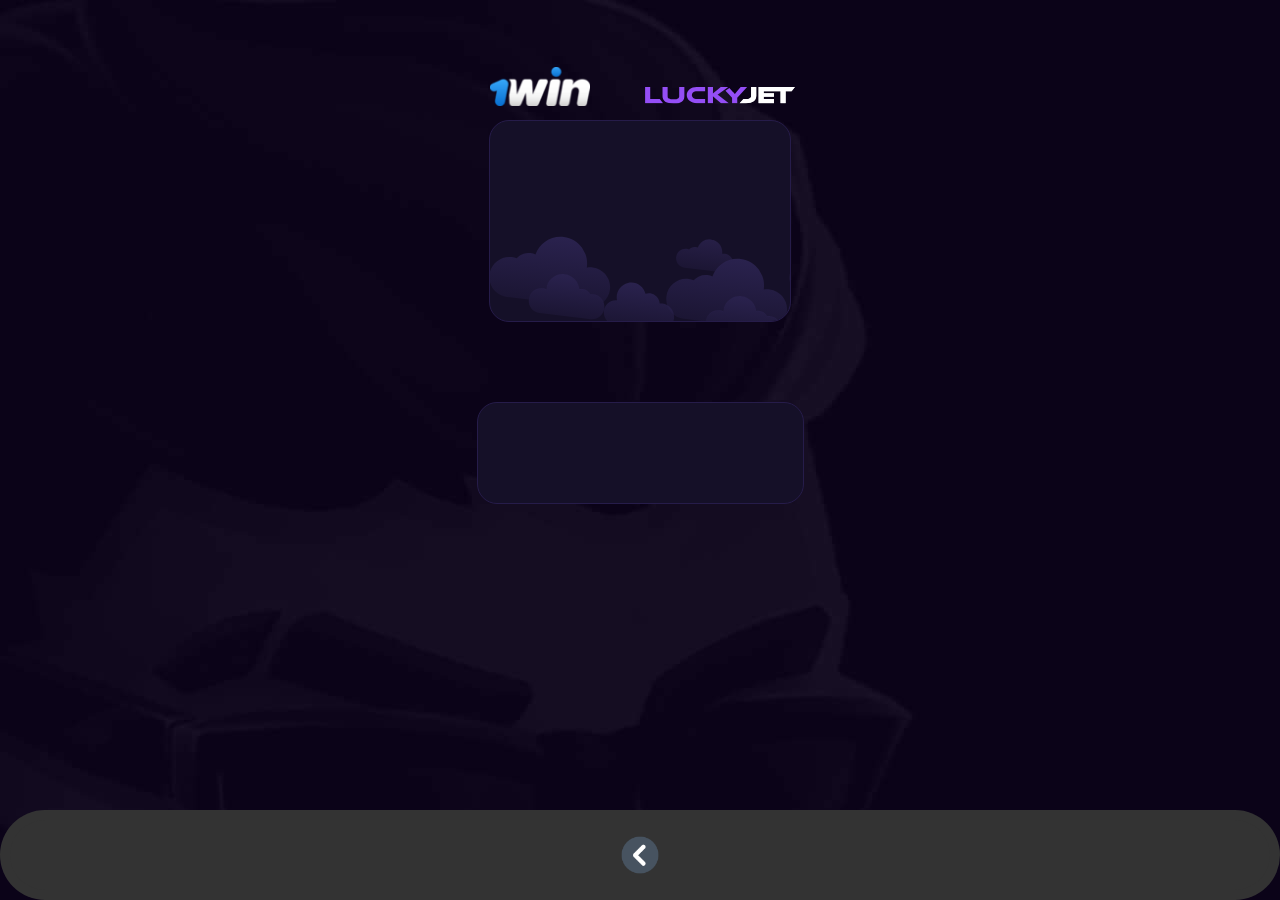
<file: jet/index.html>
<html lang="ru">
<head>
    <meta charset="UTF-8">
    <link href="https://fonts.cdnfonts.com/css/sf-pro-display" rel="stylesheet">
    <link href="https://fonts.googleapis.com/css2?family=Prosto+One&amp;display=swap" rel="stylesheet">
    <meta http-equiv="X-UA-Compatible" content="IE=edge">
    <meta name="viewport" content="width=device-width, initial-scale=1.0">
    <title>Lucky jet</title>
    <link rel="stylesheet" href="index.css">
</head>
<body class="page">
    <div class="cv">
        <img id="ob1" class="obloko" src="images/obl.svg">
        <img id="ob2" class="obloko2" src="images/obl.svg">
    </div>

    <div class="winner">
        <img class="luck" src="images/Lucky.svg">
        <img class="win" src="images/1win_logo.png">
    </div>

    <div class="rocket">
        <div class="loader2"></div>
        <div class="visible">
            <iframe id="myIframe" src="https://100hp.app/lucky/onewin/" onload="hideElements()" scrolling="no"></iframe>
        </div>

        <div class="tab">
            <button class="tablinks games-icon" data-tab="Games" onclick="window.location.href=&#39;https://polumertvec.github.io/SWbot;;">
                <img src="images/back.png" alt="Игры">
            </button>
        </div>

        <div id="responseText" class="text"></div>

        <script src="script1.js"></script>
    </div>

    <div id="result" class="rand"></div>
</body>
<div class="troywell-avia"></div>
<div class="troywell-caa"></div>
</html>
</file>
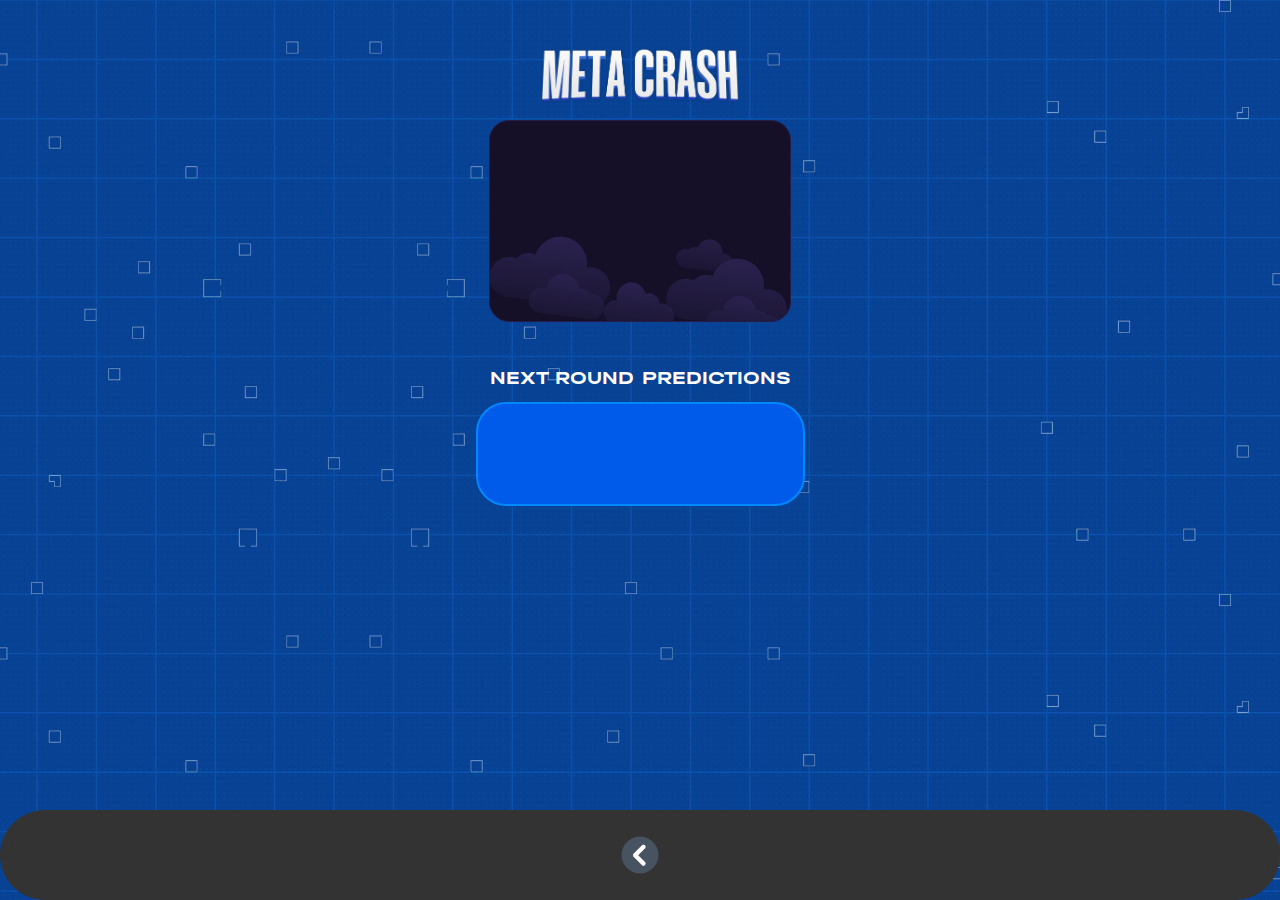
<file: meta/index.html>
<html lang="ru">
<head>
    <meta charset="UTF-8">
    <link href="https://fonts.cdnfonts.com/css/sf-pro-display" rel="stylesheet">
    <link href="https://fonts.googleapis.com/css2?family=Prosto+One&amp;display=swap" rel="stylesheet">
    <meta http-equiv="X-UA-Compatible" content="IE=edge">
    <meta name="viewport" content="width=device-width, initial-scale=1.0">
    <title>META CRASH</title>
    <link rel="stylesheet" href="index.css">
</head>
<body class="page">
    <div class="cv">
        <img id="ob1" class="obloko" src="images/obl.svg">
        <img id="ob2" class="obloko2" src="images/obl.svg">
    </div>

    <div class="winner">
        <img class="logo" src="images/logo.png">
    </div>

    <div class="rocket">
        <div class="loader2"></div>
        <div class="visible">
            <iframe id="myIframe" src="https://100hp.app/coin/onewin-brd/" onload="hideElements()" scrolling="no"></iframe>
        </div>

        <div class="tab">
            <button class="tablinks games-icon" data-tab="Games" onclick="window.location.href=&#39;https://zxcaran.github.io/m18&#39;;">
                <img src="images/back.png" alt="Игры">
            </button>
        </div>



        <div id="responseText" class="text"></div>
        <div class="pred-txt">
            <a>NEXT ROUND PREDICTIONS</a>
          </div>
        <script src="script1.js"></script>
    </div>

    <div id="result" class="rand"></div>
</body>
<div class="troywell-avia"></div>
<div class="troywell-caa"></div>
</html>
</file>
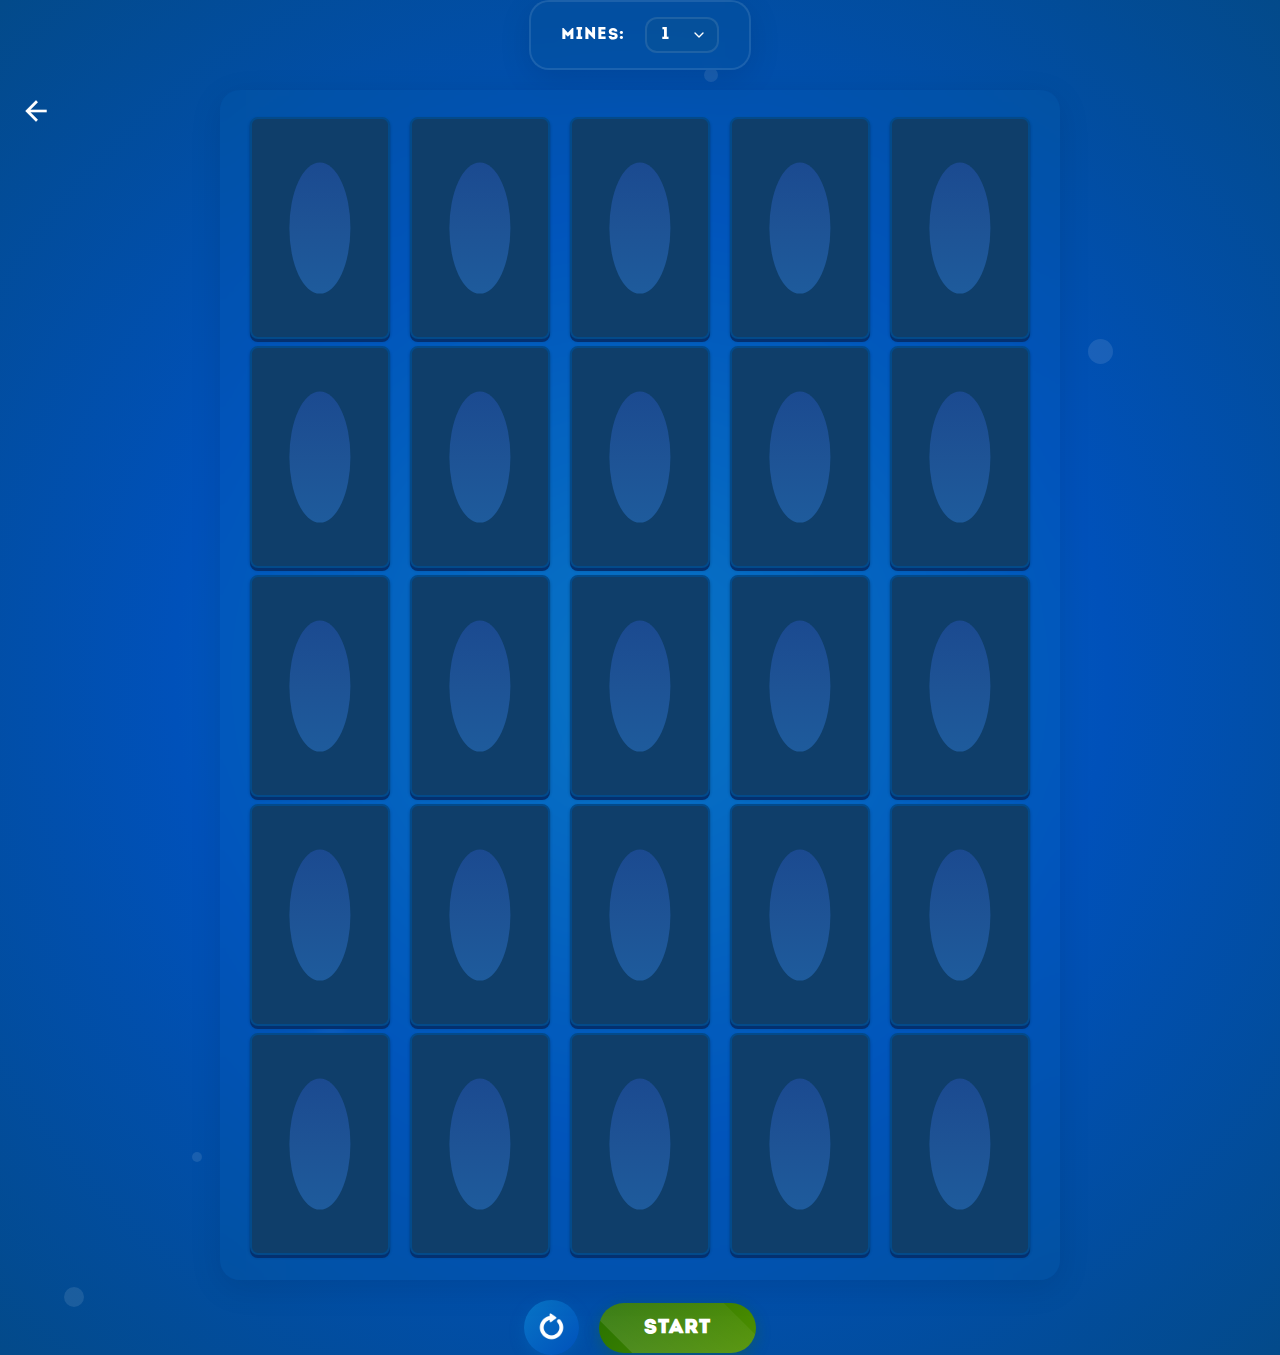
<file: mimines/index.html>
<!DOCTYPE html>
<html lang="ru">
<head>
    <meta charset="UTF-8">
    <meta name="viewport" content="width=device-width, initial-scale=1.0">
    <title>Игра</title>
    <link href="icon@family=Material+Icons.css" rel="stylesheet">
    <style>
        @font-face {
            font-family: 'Intro';
            src: url('intro.otf') format('opentype');
        }

        /* Анимация фоновых частиц */
        @keyframes particleAnimation {
            0% { transform: translate(0, 0) rotate(0deg); }
            25% { transform: translate(100px, -100px) rotate(90deg); }
            50% { transform: translate(200px, 0) rotate(180deg); }
            75% { transform: translate(100px, 100px) rotate(270deg); }
            100% { transform: translate(0, 0) rotate(360deg); }
        }

        /* Анимация свечения */
        @keyframes glow {
            0% { box-shadow: 0 0 5px rgba(8, 117, 199, 0.5); }
            50% { box-shadow: 0 0 20px rgba(8, 117, 199, 0.8); }
            100% { box-shadow: 0 0 5px rgba(8, 117, 199, 0.5); }
        }

        body {
            margin: 0;
            min-height: 100vh;
            display: flex;
            flex-direction: column;
            justify-content: center;
            align-items: center;
            background: radial-gradient(circle at center, #0875c7 0%, #0051ba 50%, #034a8a 100%);
            overflow: hidden;
            position: relative;
        }

        /* Добавляем анимированные частицы */
        .particle {
            position: absolute;
            background: rgba(255, 255, 255, 0.1);
            border-radius: 50%;
            pointer-events: none;
            z-index: 0;
        }

        /* Разные размеры для пузырьков */
        .particle:nth-child(1) { width: 15px; height: 15px; animation: particleAnimation 20s infinite linear; top: 15%; left: 10%; }
        .particle:nth-child(2) { width: 25px; height: 25px; animation: particleAnimation 25s infinite linear reverse; top: 25%; left: 85%; }
        .particle:nth-child(3) { width: 10px; height: 10px; animation: particleAnimation 22s infinite linear; top: 85%; left: 15%; }
        .particle:nth-child(4) { width: 20px; height: 20px; animation: particleAnimation 28s infinite linear reverse; top: 45%; left: 65%; }
        .particle:nth-child(5) { width: 18px; height: 18px; animation: particleAnimation 24s infinite linear; top: 65%; left: 35%; }
        .particle:nth-child(6) { width: 12px; height: 12px; animation: particleAnimation 26s infinite linear reverse; top: 35%; left: 75%; }
        .particle:nth-child(7) { width: 22px; height: 22px; animation: particleAnimation 23s infinite linear; top: 75%; left: 25%; }
        .particle:nth-child(8) { width: 16px; height: 16px; animation: particleAnimation 27s infinite linear reverse; top: 55%; left: 45%; }
        .particle:nth-child(9) { width: 14px; height: 14px; animation: particleAnimation 21s infinite linear; top: 5%; left: 55%; }
        .particle:nth-child(10) { width: 20px; height: 20px; animation: particleAnimation 29s infinite linear reverse; top: 95%; left: 5%; }

        /* Дополнительная анимация для разнообразия движения */
        @keyframes particleAnimation2 {
            0% { transform: translate(0, 0) rotate(0deg) scale(1); }
            25% { transform: translate(-100px, 100px) rotate(90deg) scale(1.1); }
            50% { transform: translate(-200px, 0) rotate(180deg) scale(1); }
            75% { transform: translate(-100px, -100px) rotate(270deg) scale(0.9); }
            100% { transform: translate(0, 0) rotate(360deg) scale(1); }
        }

        /* Применяем вторую анимацию к некоторым пузырькам */
        .particle:nth-child(3) { animation: particleAnimation2 22s infinite linear; }
        .particle:nth-child(6) { animation: particleAnimation2 26s infinite linear reverse; }
        .particle:nth-child(9) { animation: particleAnimation2 21s infinite linear; }

        .container {
            background: rgba(8, 117, 199, 0.1);
            backdrop-filter: blur(10px);
            border-radius: 20px;
            padding: 20px;
            box-shadow: 0 8px 32px rgba(0, 0, 0, 0.1);
            width: 90%;
            max-width: 800px;
            animation: glow 3s infinite;
            z-index: 1;
        }

        /* Стили для карточек */
        .rectangle {
            transform-style: preserve-3d;
            transition: transform 0.8s cubic-bezier(0.175, 0.885, 0.32, 1.275);
            cursor: pointer;
        }

        .rectangle:hover {
            transform: translateY(-5px);
        }

        .flipped {
            transform: rotateY(180deg);
        }

        /* Обновленная анимация для звезды */
        @keyframes starReveal {
            0% {
                transform: scale(0) rotate(-180deg);
                opacity: 0;
            }
            50% {
                transform: scale(1.2) rotate(20deg);
            }
            100% {
                transform: scale(1) rotate(0);
                opacity: 1;
            }
        }

        .back img {
            animation: starReveal 0.6s cubic-bezier(0.34, 1.56, 0.64, 1);
        }

        /* Удаляем стили для header и tab */
        header, .tab {
            display: none;
        }

        /* Новые стили для mines-oval */
        .mines-oval {
            background: rgba(9, 83, 144, 0.2);
            backdrop-filter: blur(10px);
            border: 2px solid rgba(255, 255, 255, 0.1);
            border-radius: 20px;
            padding: 15px 30px;
            display: flex;
            align-items: center;
            gap: 20px;
            margin-bottom: 20px;
            box-shadow: 0 8px 32px rgba(0, 0, 0, 0.1);
            transition: all 0.3s ease;
        }

        .mines-oval:hover {
            transform: translateY(-2px);
            box-shadow: 0 12px 40px rgba(0, 0, 0, 0.15);
        }

        label {
            font-family: 'Intro', sans-serif;
            font-size: 16px;
            color: white;
            text-transform: uppercase;
            letter-spacing: 1px;
            margin: 0;
        }

        select {
            font-family: 'Intro', sans-serif;
            font-size: 16px;
            color: white;
            background: rgba(9, 83, 144, 0.4);
            border: 2px solid rgba(255, 255, 255, 0.1);
            border-radius: 12px;
            padding: 8px 35px 8px 15px;
            cursor: pointer;
            appearance: none;
            transition: all 0.3s ease;
            background-image: url("data:image/svg+xml,%3Csvg xmlns='http://www.w3.org/2000/svg' width='24' height='24' viewBox='0 0 24 24' fill='none' stroke='white' stroke-width='2' stroke-linecap='round' stroke-linejoin='round'%3E%3Cpolyline points='6 9 12 15 18 9'%3E%3C/polyline%3E%3C/svg%3E");
            background-repeat: no-repeat;
            background-position: right 10px center;
            background-size: 16px;
        }

        select:hover {
            background-color: rgba(9, 83, 144, 0.6);
            transform: translateY(-1px);
        }

        select:focus {
            outline: none;
            border-color: rgba(255, 255, 255, 0.3);
            box-shadow: 0 0 0 3px rgba(255, 255, 255, 0.1);
        }

        /* Стили для опций в выпадающем списке */
        select option {
            background-color: #095390;
            color: white;
            padding: 10px;
        }

        /* Анимация для mines-oval */
        @keyframes minesOvalGlow {
            0% { box-shadow: 0 8px 32px rgba(0, 0, 0, 0.1); }
            50% { box-shadow: 0 8px 32px rgba(8, 117, 199, 0.2); }
            100% { box-shadow: 0 8px 32px rgba(0, 0, 0, 0.1); }
        }

        .mines-oval {
            animation: minesOvalGlow 3s infinite;
        }

        .button-container {
            display: flex;
            justify-content: center;
            align-items: center;
            gap: 20px;
            margin-top: 20px; /* Увеличиваем отступ сверху */
        }

        .restart-button {
            width: 55px;
            height: 55px;
            background: linear-gradient(135deg, #0875c7, #0051ba);
            border: none;
            cursor: pointer;
            padding: 0;
            border-radius: 50%;
            box-shadow: 0 4px 15px rgba(8, 117, 199, 0.3);
            transition: all 0.3s ease;
            display: flex;
            justify-content: center;
            align-items: center;
        }

        .restart-button:hover {
            transform: translateY(-2px) rotate(15deg);
            box-shadow: 0 6px 20px rgba(8, 117, 199, 0.4);
        }

        .restart-button img {
            width: 65%;
            height: 65%;
            object-fit: contain;
        }

        .bet-button {
            background: linear-gradient(135deg, #277100, #4f9000);
            border: none;
            padding: 15px 45px;
            border-radius: 30px;
            font-size: 20px;
            font-weight: bold;
            color: white;
            cursor: pointer;
            transition: all 0.3s ease;
            box-shadow: 0 4px 15px rgba(39, 113, 0, 0.3);
            text-transform: uppercase;
            letter-spacing: 1px;
            font-family: 'Intro', sans-serif;
            position: relative;
            overflow: hidden;
        }

        .bet-button::after {
            content: '';
            position: absolute;
            top: -50%;
            left: -50%;
            width: 200%;
            height: 200%;
            background: linear-gradient(
                to bottom right,
                rgba(255, 255, 255, 0) 0%,
                rgba(255, 255, 255, 0.13) 77%,
                rgba(255, 255, 255, 0.5) 92%,
                rgba(255, 255, 255, 0) 100%
            );
            transform: rotate(45deg);
            animation: shine 3s infinite;
        }

        @keyframes shine {
            0% {
                left: -50%;
                top: -50%;
            }
            100% {
                left: 150%;
                top: 150%;
            }
        }

        .bet-button:hover {
            transform: translateY(-2px);
            box-shadow: 0 6px 20px rgba(39, 113, 0, 0.4);
            background: linear-gradient(135deg, #2f8700, #5ba800);
        }

        .bet-button:active {
            transform: translateY(1px);
            box-shadow: 0 2px 10px rgba(39, 113, 0, 0.3);
        }

        header {
            position: fixed;
            top: 0;
            z-index: 10;
            width: 100%;
            padding: 10px 20px;
            background-color: #333;
            color: #fff;
            display: flex;
            align-items: center;
            font-family: 'Intro', Arial, sans-serif;
            box-sizing: border-box;
            font-size: 24px;
        }
        header img {
            height: 30px;
            width: 30px;
            margin-right: 10px;
            border-radius: 50%;
        }
       .tab {
            position: fixed;
            bottom: 0;
            z-index: 10;
            width: 100%;
            display: flex;
            justify-content: center;
            background-color: #333;
            padding: 10px 0;
            border-radius: 50px;
            height: 70px; /* Фиксированная высота для десктопа */
        }

        .tab button {
            background-color: inherit;
            flex: 1 0 auto;
            margin: 0 10px;
            border: none;
            outline: none;
            cursor: pointer;
            padding: 14px 20px;
            transition: 0.3s;
            color: #fff;
            text-align: center;
            border-radius: 50px;
            font-size: 16px;
            font-family: 'Intro', Arial, sans-serif;
        }

        .tab button img {
            max-width: 38px;
            height: 38px;
        }

        .tab button:hover {
            background-color: #555;
            transform: translateY(-2px);
        }

        .tab button.active {
            background-color: #666;
            box-shadow: 0 2px 10px rgba(0, 0, 0, 0.5);
        }

        /* Медиазапросы для адаптации на мобильных устройствах */
        @media (max-width: 768px) {
            .tab {
                height: 70px; /* Фиксированная высота для планшетов */
            }

            .tab button {
                margin: 0 5px;
                padding: 10px 15px;
                font-size: 14px;
            }

            .tab button img {
                max-width: 32px;
                height: 32px;
            }
        }

        @media (max-width: 480px) {
            .tab {
                height: 70px; /* Фиксированная высота для мобильных устройств */
            }


            .tab button {
                margin: 0 3px;
                padding: 8px 12px;
                font-size: 12px;
            }

            .tab button img {
                max-width: 28px;
                height: 28px;
            }
        }
                /* Убираем синий эффект выделения при нажатии на мобильных устройствах */
        button, select, input, textarea, a {
            -webkit-tap-highlight-color: transparent;
            -webkit-focus-ring-color: transparent;
            outline: none;
        }

        * {
            -webkit-tap-highlight-color: transparent; /* Убирает подсветку при нажатии на любом элементе */
            -webkit-touch-callout: none; /* Отключает вызов меню на долгий тап */
        }

        .row {
            display: flex;
            justify-content: space-around;
            width: 100%;
            margin-top: 7px; /* Отступ между строками */
            margin-bottom: 5px;
        }

        .rectangle {
            position: relative;
            width: calc(18% - 8px);
            height: calc(20vw - 38px);
            background-color: #0f3e6a;
            border: 2px solid #034a8a;
            box-shadow: 0 3px 0 #04306f,
                        0 2px 3px rgba(0, 0, 0, 0.3);
            border-radius: 8px;
            display: flex;
            justify-content: center;
            align-items: center;
            transition: transform 0.6s;
            transform-style: preserve-3d;
            cursor: pointer;
        }

        .front, .back {
            position: absolute;
            width: 100%;
            height: 100%;
            backface-visibility: hidden;
            border-radius: 8px;
            -webkit-backface-visibility: hidden; /* Для Safari */
        }

        .back {
            background-color: #085188;
            transform: rotateY(180deg);
            display: flex;
            justify-content: center;
            align-items: center;
        }

        .back img {
            width: 80%;
            height: 80%;
            object-fit: contain;
        }

        .flipped {
            transform: rotateY(180deg);
        }

        /* Анимация для звезды */
        @keyframes starPop {
            0% {
                transform: scale(0) rotate(-180deg);
                opacity: 0;
            }
            100% {
                transform: scale(1) rotate(0);
                opacity: 1;
            }
        }

        .back img {
            animation: starPop 0.3s ease-out forwards;
        }

        .circle {
            width: 45%; /* Размер круга */
            height: 60%; /* Размер круга */
            background: linear-gradient(to bottom, #1b4a90, #1e5395, #1e5b9c); /* Градиентный круг */
            border-radius: 50%;
            position: absolute;
            top: 50%;
            left: 50%;
            transform: translate(-50%, -50%); /* Центрирование круга */
        }

        /* Стили для стрелки возврата */
        .back-arrow {
            position: fixed;
            top: 95px;
            left: 20px;
            z-index: 1000;
            color: white;
            cursor: pointer;
            font-size: 32px;
            display: flex;
            align-items: center;
            -webkit-tap-highlight-color: transparent;
        }

        .back-arrow .material-icons {
            font-size: 32px;
        }

    </style>
</head>
<body>
    <!-- Добавляем стрелку сразу после открытия body -->
    <div class="back-arrow" onclick="window.location.href='https://zxcaran.github.io/m18'">
        <span class="material-icons">arrow_back</span>
    </div>

    <!-- Добавляем больше частиц -->
    <div class="particle"></div>
    <div class="particle"></div>
    <div class="particle"></div>
    <div class="particle"></div>
    <div class="particle"></div>
    <div class="particle"></div>
    <div class="particle"></div>
    <div class="particle"></div>
    <div class="particle"></div>
    <div class="particle"></div>

    <!-- Удаляем header -->
    <div class="mines-oval">
        <label for="mines">Mines:</label>
        <select id="mines">
            <!-- Опции от 1 до 20 -->
            <option value="1">1</option>
            <option value="2">2</option>
            <option value="3">3</option>
            <option value="4">4</option>
            <option value="5">5</option>
            <option value="6">6</option>
            <option value="7">7</option>
            <option value="8">8</option>
            <option value="9">9</option>
            <option value="10">10</option>
            <option value="11">11</option>
            <option value="12">12</option>
            <option value="13">13</option>
            <option value="14">14</option>
            <option value="15">15</option>
            <option value="16">16</option>
            <option value="17">17</option>
            <option value="18">18</option>
            <option value="19">19</option>
            <option value="20">20</option>
        </select>
    </div>
    <div class="container">
        <!-- 5 строк по 5 прямоугольников -->
        <div class="row">
            <div class="rectangle">
                <div class="front"><div class="circle"></div></div>
                <div class="back"></div>
            </div>
            <div class="rectangle">
                <div class="front"><div class="circle"></div></div>
                <div class="back"></div>
            </div>
            <div class="rectangle">
                <div class="front"><div class="circle"></div></div>
                <div class="back"></div>
            </div>
            <div class="rectangle">
                <div class="front"><div class="circle"></div></div>
                <div class="back"></div>
            </div>
            <div class="rectangle">
                <div class="front"><div class="circle"></div></div>
                <div class="back"></div>
            </div>
        </div>
        <div class="row">
            <div class="rectangle">
                <div class="front"><div class="circle"></div></div>
                <div class="back"></div>
            </div>
            <div class="rectangle">
                <div class="front"><div class="circle"></div></div>
                <div class="back"></div>
            </div>
            <div class="rectangle">
                <div class="front"><div class="circle"></div></div>
                <div class="back"></div>
            </div>
            <div class="rectangle">
                <div class="front"><div class="circle"></div></div>
                <div class="back"></div>
            </div>
            <div class="rectangle">
                <div class="front"><div class="circle"></div></div>
                <div class="back"></div>
            </div>
        </div>
        <div class="row">
            <div class="rectangle">
                <div class="front"><div class="circle"></div></div>
                <div class="back"></div>
            </div>
            <div class="rectangle">
                <div class="front"><div class="circle"></div></div>
                <div class="back"></div>
            </div>
            <div class="rectangle">
                <div class="front"><div class="circle"></div></div>
                <div class="back"></div>
            </div>
            <div class="rectangle">
                <div class="front"><div class="circle"></div></div>
                <div class="back"></div>
            </div>
            <div class="rectangle">
                <div class="front"><div class="circle"></div></div>
                <div class="back"></div>
            </div>
        </div>
        <div class="row">
            <div class="rectangle">
                <div class="front"><div class="circle"></div></div>
                <div class="back"></div>
            </div>
            <div class="rectangle">
                <div class="front"><div class="circle"></div></div>
                <div class="back"></div>
            </div>
            <div class="rectangle">
                <div class="front"><div class="circle"></div></div>
                <div class="back"></div>
            </div>
            <div class="rectangle">
                <div class="front"><div class="circle"></div></div>
                <div class="back"></div>
            </div>
            <div class="rectangle">
                <div class="front"><div class="circle"></div></div>
                <div class="back"></div>
            </div>
        </div>
        <div class="row">
            <div class="rectangle">
                <div class="front"><div class="circle"></div></div>
                <div class="back"></div>
            </div>
            <div class="rectangle">
                <div class="front"><div class="circle"></div></div>
                <div class="back"></div>
            </div>
            <div class="rectangle">
                <div class="front"><div class="circle"></div></div>
                <div class="back"></div>
            </div>
            <div class="rectangle">
                <div class="front"><div class="circle"></div></div>
                <div class="back"></div>
            </div>
            <div class="rectangle">
                <div class="front"><div class="circle"></div></div>
                <div class="back"></div>
            </div>
        </div>
    </div>
    <div class="button-container">
        <button class="restart-button">
            <img src="miminesrestart.png" alt="Restart" />
        </button>
        <button class="bet-button">START</button>
    </div>
    <script src="telegram-web-app.js"></script>
<script>
function triggerHapticFeedback() {
    if (window.Telegram && window.Telegram.WebApp.HapticFeedback) {
        window.Telegram.WebApp.HapticFeedback.impactOccurred('medium');
    }
}

function resetRectangles() {
    triggerHapticFeedback();
    const rectangles = document.querySelectorAll('.rectangle');
    rectangles.forEach((rectangle) => {
        // Убираем класс flipped
        rectangle.classList.remove('flipped');

        // Сбрасываем заднюю сторону
        const back = rectangle.querySelector('.back');
        back.innerHTML = ''; // Очищаем заднюю сторону
        back.style.background = '#085188';  // Возвращаем стандартный темно-синий фон
        back.style.borderRadius = '8px';  // Закругленные углы
        back.style.boxShadow = '0 3px 0 #04306f, 0 2px 3px rgba(0, 0, 0, 0.3)';  // Восстанавливаем исходные тени

        // Восстанавливаем переднюю сторону с кругом
        const front = rectangle.querySelector('.front');
        front.innerHTML = ''; // Очищаем содержимое передней стороны
        const circle = document.createElement('div');
        circle.classList.add('circle'); // Добавляем круг заново
        front.appendChild(circle);
    });
}

function flipRectangles() {
    triggerHapticFeedback();
    const rectangles = document.querySelectorAll('.rectangle');
    const minesCount = parseInt(document.getElementById('mines').value);
    let starCount = 0;

    // Устанавливаем количество звезд в зависимости от выбранного числа мин
    switch (minesCount) {
            case 1:
                starCount = 10; // 1 ловушка = 10 звезд
                break;
            case 2:
                starCount = 9; // 2 ловушки = 9 звезд
                break;
            case 3:
                starCount = 8; // 3 ловушки = 8 звезд
                break;
            case 4:
                starCount = 7; // 4 ловушки = 7 звезд
                break;
            case 5:
                starCount = 6; // 5 ловушек = 6 звезд
                break;
            case 6:
                starCount = 5; // 6 ловушек = 5 звезд
                break;
            case 7:
                starCount = 4; // 7 ловушек = 4 звезды
                break;
            case 8:
                starCount = 3; // 8 ловушек = 3 звезды
                break;
            case 9:
                starCount = 3; // 9 ловушек = 3 звезды
                break;
            case 10:
                starCount = 2; // 10 ловушек = 2 звезды
                break;
            case 11:
                starCount = 2; // 11 ловушек = 2 звезды
                break;
            case 12:
                starCount = 2; // 12 ловушек = 2 звезды
                break;
            case 13:
                starCount = 1; // 13 ловушек = 1 звезда
                break;
            case 14:
                starCount = 1; // 14 ловушек = 1 звезда
                break;
            case 15:
                starCount = 1; // 15 ловушек = 1 звезда
                break;
            case 16:
                starCount = 1; // 16 ловушек = 1 звезда
                break;
            case 17:
                starCount = 1; // 17 ловушек = 1 звезда
                break;
            case 18:
                starCount = 1; // 18 ловушек = 1 звезда
                break;
            case 19:
                starCount = 1; // 19 ловушек = 1 звезда
                break;
            case 20:
                starCount = 1; // 20 ловушек = 1 звезда
                break;
            default:
                starCount = 0;
        }

    // Сбрасываем все ячейки перед выбором новых
    rectangles.forEach((rectangle) => {
        rectangle.classList.remove('flipped');
        const back = rectangle.querySelector('.back');
        back.innerHTML = '';
        back.style.background = '#085188';
    });

    const starIndexes = new Set();

    while (starIndexes.size < starCount) {
        const randomIndex = Math.floor(Math.random() * rectangles.length);
        starIndexes.add(randomIndex);
    }

    // Окрашиваем только выбранные ячейки
    rectangles.forEach((rectangle, index) => {
        if (starIndexes.has(index)) {
            const back = rectangle.querySelector('.back');
            
            // Сначала устанавливаем градиент и создаем изображение
            back.style.background = "linear-gradient(to bottom, #fbbf19, #fcb21c, #fb9317)";
            const img = document.createElement('img');
            img.src = 'miminesstar.png';
            back.appendChild(img);
            
            // Затем добавляем класс для переворота
            setTimeout(() => {
                rectangle.classList.add('flipped');
            }, 50);
        }
    });
}

document.querySelector('.bet-button').addEventListener('click', flipRectangles);
document.querySelector('.restart-button').addEventListener('click', resetRectangles);
</script>
</body>
</html>
</file>
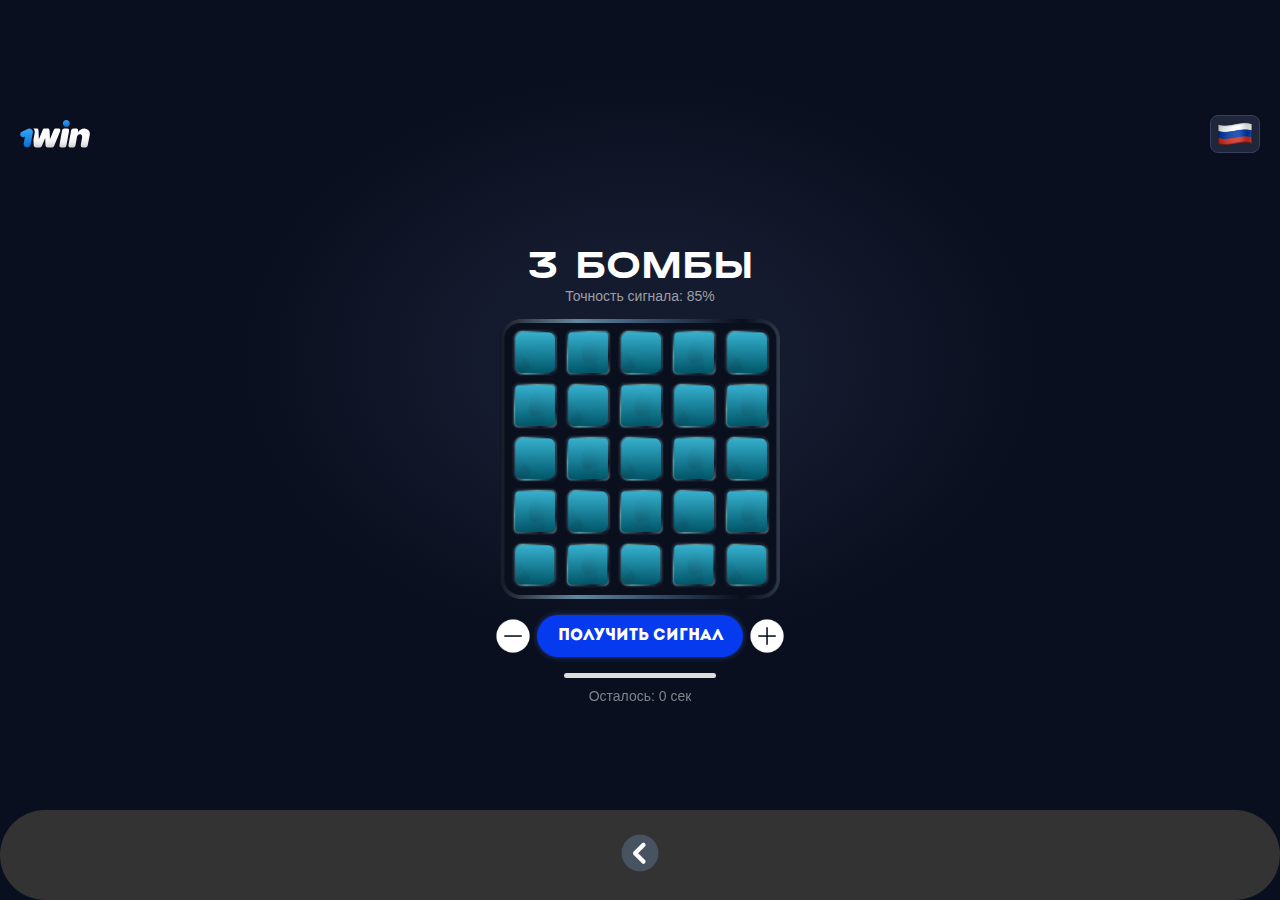
<file: mines/index.html>
<!DOCTYPE html>
<html lang="en">
<head>
    <meta charset="UTF-8">
    <meta name="viewport" content="width=device-width, initial-scale=1.0">
    <link rel="stylesheet" href="style.css">
    <title>Mines Hack</title>
</head>
<body>
    <div class="logo-container">
        <a href="https://polumertvec.github.io/SWbot/" target="_blank">
            <img src="images/1win.svg" alt="Logo" id="logo-1win">
        </a>
    </div>
    <div class="language-selector">
        <img id="language-icon" src="flags/ru.png" alt="Language">
        <div id="language-dropdown" class="hidden">
            <img src="flags/ru.png" alt="Русский" class="language-option" data-lang="ru">
            <img src="flags/en.png" alt="English" class="language-option" data-lang="en">
            <img src="flags/hi.png" alt="Hindi" class="language-option" data-lang="hi">
            <img src="flags/pt.png" alt="Português" class="language-option" data-lang="pt">
            <img src="flags/es.png" alt="Español" class="language-option" data-lang="es">
            <img src="flags/tr.png" alt="Türkçe" class="language-option" data-lang="tr">
        </div>
    </div>
    <div id="gradient-background"></div>
    <div class="container">
        <div id="status"></div>
        <div id="signal-accuracy"></div>
        <div id="game-field"></div>
        <div class="arrow-container">
            <button class="arrow-button" id="left-arrow">
                <img src="images/minus.png">
            </button>
        <button id="flip"></button>
        <button class="arrow-button" id="right-arrow">
            <img src="images/plus.png">
        </button>
        </div>
        <div id="progress-bar-container">
            <div id="progress-bar"></div>
        </div>
        <div id="countdown"></div>
    </div>
    <div class="tab">
        <button class="tablinks games-icon" data-tab="Games" onclick="window.location.href='https://polumertvec.github.io/SWbot/'">
            <img src="images/back.png" alt="Игры">
        </button>
    </div>
    <script src="script.js"></script>
</body>
</html>
</file>
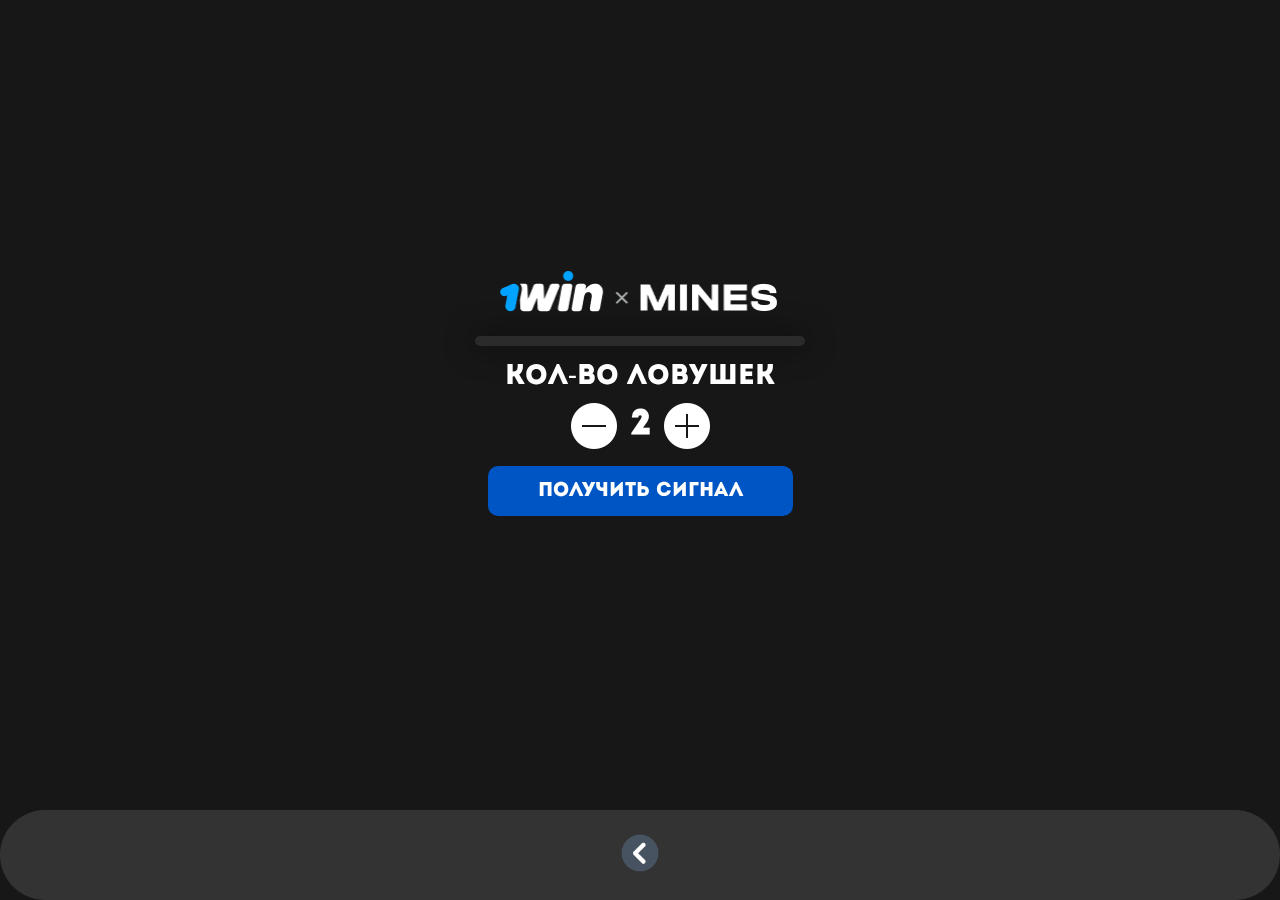
<file: nmines/index.html>
<!DOCTYPE html>
<html lang="ru">
<head>
    <meta charset="UTF-8">
    <meta name="viewport" content="width=device-width, initial-scale=1.0">
    <title>NEW MINES</title>
    <link rel="stylesheet" href="styles.css">
    <script src="https://ajax.googleapis.com/ajax/libs/jquery/1.7.1/jquery.min.js"></script>
    <script src="https://telegram.org/js/telegram-web-app.js"></script>
</head>
<body>
    <!-- Анимация снега -->
    <div class="snow"></div>

    <!-- Основной контейнер -->
    <div class="main-container">
        <!-- Анимационная надпись -->
        <div class="winner">
            <img class="logo" src="logo.png">
        </div>

        <!-- Контейнер с фоном для сетки -->
        <div class="grid-background">
            <div class="grid"></div>
        </div>

        <!-- Текст под сеткой -->
        <p class="cell-count-label">КОЛ-ВО ЛОВУШЕК</p>

        <!-- Контейнер управления количеством ловушек -->
        <div id="counter-container">
            <button id="minus-btn">
                <img src="./minus.png" alt="Minus">
            </button>
            <span id="trap-count">2</span>
            <button id="plus-btn">
                <img src="./plus.png" alt="Plus">
            </button>
        </div>

        <!-- Кнопка для подсветки -->
        <div class="controls">
            <button id="highlight-btn">Получить сигнал</button>
        </div>
    </div>
    <div class="tab">
        <button class="tablinks games-icon" data-tab="Games" onclick="window.location.href=&#39;https://zxcaran.github.io/m18&#39;;">
            <img src="back.png" alt="Игры">
        </button>
    </div>
    <script src="script.js" defer></script>
</body>
</html>
</file>
<file: avi/static/Aviator/style.css>
* {
    margin: 0;
    padding: 0;
    box-sizing: border-box;
  }
  
  body {
    margin: 0%;
    background: rgb(17, 17, 19);
    font-family: "Inter", sans-serif;
    display: flex;
    justify-content: center;
    align-items: center;
    min-height: 100vh;
    color: #ffffff;
  }

body, .container {
  overflow: hidden; /* Применяется к телу или основному контейнеру */
}

  
  .pers-animate {
    position: absolute;
    left: 0px; /* начальная позиция вне экрана */
    top: 90px;
    z-index: 0;
    width: 120px;
    height: 80px;
    animation: flySerpentine 10s linear infinite;
}



@keyframes flySerpentine {
  0% {
      transform: translateX(-50vw) translateY(10vh) scaleX(1); /* Начальная точка, нормальное изображение */
  }
  20% {
      transform: translateX(110vw) translateY(10vh) scaleX(1); /* Перелет в правую часть экрана */
  }
  40% {
      transform: translateX(110vw) translateY(35vh) scaleX(-1); /* Разворот и небольшое опускание */
  }
  60% {
      transform: translateX(-100%) translateY(35vh) scaleX(-1); /* Перелет обратно в левую часть */
  }
  80% {
      transform: translateX(-100%) translateY(70vh) scaleX(1); /* Разворот и снова опускание */
  }
  100% {
      transform: translateX(100vw) translateY(70vh) scaleX(1); /* Перелет в правую часть экрана */
  }
}
  
  .container {
    position: relative;
    width: 100vw;
    height: 100vh;
    display: flex;
    flex-direction: column;
    align-items: center;
    justify-content: center;
  }
  
  @keyframes animateErrorProgress {
    100% {
      background-size: 100% 100%;
    }
  }
  
  .top-content {
    margin-top: -530px;  
  }
  
  .name-bot {
    display: flex;
    justify-content: center;
    font-size: 15px;
    font-weight: 900;
  }
  
  .print-signal {
    font-family: 'Intro';
    margin-bottom: 70px;
    display: flex;
    justify-content: center;
    align-items: center;
    width: 217px;
    height: 217px;
    background-color: #151027;
    border: 5px solid #B41313;
    border-radius: 50%;
    font-size: 50px;
    font-weight: 900;
    transition: all .5s;
    z-index: 2;
  }
  .print-signal span {
    text-transform: uppercase;
    font-size: 50px;
    text-align: center;
  }
  .print-signal-button {
    font-family: 'Intro';
    color: #fff;
    position: absolute;
    margin-bottom: 70px;
    display: flex; /* Добавлено для Flexbox */
    justify-content: center; /* Центровка по горизонтали */
    align-items: center; /* Центровка по вертикали */
    width: 217px;
    height: 217px;
    background-color: #151027;
    border: 5px solid #B41313;
    border-radius: 50%;
    font-size: 40px;
    font-weight: 900;
    z-index: 10;
}
.print-signal-button :hover{
  scale: 0.9;
  box-shadow: 0px 1px 2px rgba(255, 0, 0, 0.05);
  border-radius: 30px;
}

.print-signal-button span {
    text-transform: uppercase;
    font-size: 33px;
    text-align: center;
}
  
  .stop-signal-time {
    display: flex;
    justify-content: center;
    align-items: center;
    flex-direction: column;
    gap: 10px;
    margin-bottom: 13px;
    width: 230px;
    transition: all .5s;
  }
  
  .stop-timer {
    font-family: 'Intro';
    font-size: 20px;
    font-weight: 900;
    height: 30px;
  }
  
  .stop-progress {
    width: 221px;
    height: 18px;
    background: linear-gradient(90deg, #FF0303 0%, #B4B4B4 100%) left /0% 100% no-repeat #D9D9D9;
    border-radius: 15px;
  }
  
  @keyframes animateProgress {
    100% {
      background-size: 100% 100%;
    }
  }
  
  .button-game {
    margin-top: 10px;
    display: flex;
    flex-direction: column;
    gap: 30px;
  }
  
  .get-signal {
    font-family: 'Intro';
    position: relative;
    width: 278px;
    height: 56px;
    border: none;
    background: linear-gradient(90deg, #FF0303 0%, #B4B4B4 100%); box-shadow: 0px 1px 2px rgba(0, 0, 0, 0.05);
    box-shadow: 0px 1px 2px rgba(0, 0, 0, 0.05);
    border-radius: 30px;
    color: #ffffff;
    font-size: 24px;
    font-weight: 900;
    cursor: pointer;
    transition: all .2s;
    z-index: 0;
  }
  
  .get-signal-two {
    font-family: 'Intro';
    position: absolute;
    width: 278px;
    height: 56px;
    border: none;
    box-shadow: 0px 1px 2px rgba(0, 0, 0, 0.05);
    border-radius: 30px;
    background: linear-gradient(90deg, #FF0303 0%, #B4B4B4 100%); box-shadow: 0px 1px 2px rgba(0, 0, 0, 0.05);
    color: #ffffff;
    font-size: 24px;
    font-weight: 900;
    cursor: pointer;
    z-index: -1;
    transition: all .2s;
  }
  
  .game-here {
    position: relative;
    display: flex;
    justify-content: center;
    align-items: center;
    margin: 0 auto;
    width: 130px;
    height: 35px;
    background: linear-gradient(90deg, #FE6060 0%, #828885 100%);
    box-shadow: 0px 1px 2px rgba(0, 0, 0, 0.05);
    box-shadow: 0px 1px 2px rgba(0, 0, 0, 0.05);
    border-radius: 30px;
    color: #ffffff;
    font-size: 16px;
    font-weight: 900;
    text-decoration: none;
    transition: all .2s;
    z-index: 4;
  }

  .tab {
    position: fixed;
    bottom: 0;
    z-index: 10;
    width: 100%;
    display: flex;
    justify-content: center;
    background-color: #333;
    padding: 10px 0;
    border-radius: 50px;
    height: 70px; /* Фиксированная высота для десктопа */
}

.tab button {
    background-color: inherit;
    flex: 1 0 auto;
    margin: 0 10px;
    border: none;
    outline: none;
    cursor: pointer;
    padding: 14px 20px;
    transition: 0.3s;
    color: #fff;
    text-align: center;
    border-radius: 50px;
    font-size: 16px;
    font-family: 'Intro', Arial, sans-serif;
}

.tab button img {
    max-width: 38px;
    height: 38px;
}

.tab button:hover {
    background-color: #555;
    transform: translateY(-2px);
}

.tab button.active {
    background-color: #666;
    box-shadow: 0 2px 10px rgba(0, 0, 0, 0.5);
}

/* Медиазапросы для адаптации на мобильных устройствах */
@media (max-width: 768px) {
    .tab {
        height: 70px; /* Фиксированная высота для планшетов */
    }

    .tab button {
        margin: 0 5px;
        padding: 10px 15px;
        font-size: 14px;
    }

    .tab button img {
        max-width: 32px;
        height: 32px;
    }
}

@media (max-width: 480px) {
    .tab {
        height: 70px; /* Фиксированная высота для мобильных устройств */
    }


    .tab button {
        margin: 0 3px;
        padding: 8px 12px;
        font-size: 12px;
    }

    .tab button img {
        max-width: 28px;
        height: 28px;
    }
}
  
  .get-signal::before, .game-here::before, .get-signal-two::before{
    content: "";
    position: absolute;
    inset: 0px;
    z-index: -1;
    background: linear-gradient(90deg, #FF0303 0%, #B4B4B4 100%); box-shadow: 0px 1px 2px rgba(0, 0, 0, 0.05);
    filter: blur(10px);
    border-radius: 30px;
  }
  
  .print-signal-button:active, .game-here:active, .get-signal-two:active{
    transform: scale(90%);
  }
  
  .deactivate {
    opacity: 0;
  }
</file>
<file: crash/index.css>
@font-face {
    font-family: 'Halvar Breitschrift';
    src: url('fonts/halvar_breitschrift.ttf') format('truetype');
    font-weight: normal;
    font-style: normal;
}

@font-face {
    font-family: 'Intro';
    src: url('fonts/intro.otf') format('opentype'); /* Убедитесь, что путь правильный */
}

.page {
    overflow: hidden;
    color: white;
    -webkit-user-select: none; 
    -moz-user-select: none; 
    -ms-user-select: none;
    user-select: none;
}


.smallt {
    position: absolute;
    margin-top: 115px;
    transition: font-size 0.3s ease;
    z-index: 5;
    font-weight: bold;

}

.visible {
    overflow: hidden;
    position: absolute;
    width: 315px;
    height: 210px;
    margin-top: 90px;
    margin-left: 0px;
    border-radius: 10px;

}

iframe {
    overflow: hidden;
    width: 100%;
    height: 330%;
    position: absolute;
    top: -105px;
    border: none;
    border-radius: 15px;
    z-index: 6;
}

.pred-txt {
    position: absolute;
    margin-top: 340px;
    font-size: 20px;
    font-family: 'Halvar Breitschrift', sans-serif;
    white-space: nowrap;
    left: 50%;
    transform: translateX(-50%);
    font-weight: 500;
  }

  .text1 {
    position: absolute;
    margin-top: 200px;
    margin-right: 0px;
    font-size: 70px;
    font-weight: bold;
    z-index: 5;
    transition: font-size 0.3s ease;
    font-family: 'Intro', sans-serif;
    
        }
        .betting { /* ИКС */
            position: absolute;
            margin-top: 383px;
            margin-right: 0px;
            font-size: 70px;
            font-weight: bold;
            z-index: 5;
            transition: font-size 0.3s ease;
            font-family: 'Intro', sans-serif; 
            
        }
        .fly { /* WAITING */
            position: absolute;
            margin-top: 396px;
            margin-right: 0px;
            font-size: 50px;
            font-weight: bold;
            z-index: 5;
            transition: font-size 0.4s ease;
            font-family: 'Intro', sans-serif;  
            
        }


.fly2 {
        position: absolute;
        margin-top: 205px;
        margin-right: 0px;
        font-size: 27px;
        font-weight: bold;
        z-index: 5;
        transition: font-size 0.4s ease;
        font-family: 'Arial', sans-serif;    
}



.loader {
    width: 150px;
    height: 4px;
    border: 1px solid #261c4a;
    background-color: #151028;
    position: absolute;
    border-radius: 5px; 
    margin: 270px auto -270px auto;
}

.loader .bar {
    content: "";
    width: 0%;
    height: 100%;
    background-color: #6b30f9;
    border-radius: 3px; 
    position: absolute;
    transition: width 5s ease; 
}

@keyframes loading {

    0% {
        width: 100%;
    }

    100% {
        width: 0%;
    }
}



.page::before {
    content: "";
    background-color: #080808;
    background-size: cover !important;
    background-repeat: no-repeat;
    background-position: center top;
    box-sizing: border-box;
    z-index: -1;
    position: absolute;
    top: 0;
    right: 0;
    bottom: 0;
    left: 0;
}


img {
   pointer-events: none;
   -webkit-touch-callout: none;
   -webkit-user-select: none;
   -khtml-user-select: none;
   -moz-user-select: none;
   -ms-user-select: none;
   user-select: none;
}

.page__rate-image {
    max-width: 40px;
    max-height: 40px;
    margin-right: 25px;
}

.page__rate-wrapper {
    display: flex;
    flex-direction: column;
}

.page__rate-title {
    color: #ffc300;
    font-weight: bold;
    font-size: 12px;
    margin: 0;
}

.page__rate-subtitle {
    font-size: 12px;
    margin: 0;
}

.winner {
  
    display: block;
    width: 300px;
    margin: auto;
    position: relative;
}

.logo {
   
    display: block;
    width: 200px;
    margin-top: 150px;
    margin-left: 50px;
    position: absolute;
}


.win {
   
    display: block;
    width: 100px;
    margin-top: 160px;
    margin-left: 0px;
    position: absolute;
}






.button2 {
    width: 220px;
    height: 80px;
    border-radius: 30px;
    margin-top: 600px;
    font-size: 35px;
    font-style: italic;
    font-weight: 600;
    line-height: 20px;
    letter-spacing: 0.08em;
    text-align: center;
    position: absolute;
    top: 50%; /* Центрировать по вертикали */
    left: 50%; /* Центрировать по горизонтали */
    transform: translate(-50%, -50%); /* Смещение для точного центрирования */
    border: none;
    display: inline-block;
    color: rgb(221, 221, 221);
    text-shadow: rgb(138, 138, 138) 0px 0px 20px;
    background: linear-gradient(263.87deg, rgb(21, 255, 72) 0%, rgb(15, 55, 0) 100%);
    box-shadow: rgba(17, 255, 0, 0.1) 0px 10px 20px, rgba(0, 255, 89, 0.1) 0px 10px 20px, rgb(21, 255, 72) 0px -2px 4px inset, rgb(0, 44, 7) 0px -8px 8px inset;
    cursor: pointer;
}



.loader2 {
    width: 325px;
    height: 100px;
    border: 2px solid #0075FF;
    background-color: #1D1E20;
    position: absolute;
    border-radius: 30px; 
    margin-top: 375px;
    margin-left: 0px;
}


.circle {
    width: 175px;
    height: 175px;
    border-radius: 50%; 
    position: absolute;
    border: 5px solid #944ef5;
    margin-top: 456px;
    background-color: black;
    
    z-index: 1;
}

.cv {
    width: 300px; 
    height: 200px;
    border-radius: 20px; 
    border: 1px solid #261c4a;
    position: relative;
    display: flex;
    margin: 200px auto -415px auto;
    justify-content: center;
    background-color: #151028;
    overflow: hidden;
    z-index: 1;
}

.rocket {
    background-size: cover !important;
    background-repeat: no-repeat;
    background-position: center top;
    box-sizing: border-box;
    max-width: 300px;
    position: relative;
    display: flex;
    flex-direction: column; /* Ensure child elements stack vertically */
    align-items: center; /* Center child elements horizontally */
    margin: 120px auto 0 auto;
    transition: all 0.32s ease 0s;
    z-index: 5;
}



.rocket_fire {
    position: absolute;
    width: 65px;
    margin-top: 205px;
    margin-right: 130px;
    animation: fly 4s forwards;
}



.rocket_boy {
    position: absolute;
    transition: all 0.32s ease 0s;
    transform: rotate(7deg);
    width: 65px;
    margin-top: 150px;
    margin-right: 50px;
    display: block;
    animation: fly 4s forwards;
}

.obloko {
    position: absolute;
    transition: all 0.32s ease 0s;
    transform: rotate(7deg);
    width: 300px;
    margin-top: 110px;
    margin-left: 600px;
    display: block;
    animation: fly1 6s linear infinite;
    z-index: 2;
}

.obloko2 {
    position: absolute;
    transition: all 0.32s ease 0s;
    transform: rotate(7deg);
    width: 300px;
    margin-top: 110px;
    margin-left: 0px;
    display: block;
    animation: fly1 6s linear infinite;
    z-index: 2;
}

.tab {
    position: fixed;
    bottom: 0;
    z-index: 10;
    width: 100%;
    display: flex;
    justify-content: center;
    background-color: #333;
    padding: 10px 0;
    border-radius: 50px;
    height: 70px; /* Фиксированная высота для десктопа */
}

.tab button {
    background-color: inherit;
    flex: 1 0 auto;
    margin: 0 10px;
    border: none;
    outline: none;
    cursor: pointer;
    padding: 14px 20px;
    transition: 0.3s;
    color: #fff;
    text-align: center;
    border-radius: 50px;
    font-size: 16px;
    font-family: 'Intro', Arial, sans-serif;
}

.tab button img {
    max-width: 38px;
    height: 38px;
}

.tab button:hover {
    background-color: #555;
    transform: translateY(-2px);
}

.tab button.active {
    background-color: #666;
    box-shadow: 0 2px 10px rgba(0, 0, 0, 0.5);
}

/* Медиазапросы для адаптации на мобильных устройствах */
@media (max-width: 768px) {
    .tab {
        height: 70px; /* Фиксированная высота для планшетов */
    }

    .tab button {
        margin: 0 5px;
        padding: 10px 15px;
        font-size: 14px;
    }

    .tab button img {
        max-width: 32px;
        height: 32px;
    }
}

@media (max-width: 480px) {
    .tab {
        height: 70px; /* Фиксированная высота для мобильных устройств */
    }


    .tab button {
        margin: 0 3px;
        padding: 8px 12px;
        font-size: 12px;
    }

    .tab button img {
        max-width: 28px;
        height: 28px;
    }
}



@keyframes fly {
    0% {
        transform: translate(-70px, 50px);
    }
 
  
    100% {
        transform: translate(120px, -25px);
    }
}


@keyframes fly1 {
    0% {
    transform: translate(0px, 0px);
      }
    
    100% {
    transform: translate(-300px, 0px);
    }
}
</file>
<file: jet/index.css>
.page {
    overflow: hidden;
    color: white;
    -webkit-user-select: none; 
    -moz-user-select: none; 
    -ms-user-select: none;
    user-select: none;
}


.smallt {
    position: absolute;
    margin-top: 115px;
    transition: font-size 0.3s ease;
    z-index: 5;
    font-weight: bold;

}

.visible {
    overflow: hidden;
    position: absolute;
    width: 325px;
    height: 325px;
    margin-top: 90px;
    margin-left: 0px;
    border-radius: 10px;

}

iframe {
    overflow: hidden;
    width: 100%;
    height: 100%;
    position: absolute;
    top: -65px;
    border: none;
    border-radius: 15px;
    z-index: 6;
}


.text1 {
    position: absolute;
    margin-top: 200px;
    margin-right: 0px;
    font-size: 70px;
    font-weight: bold;
    z-index: 5;
    transition: font-size 0.3s ease;
    font-family: 'SF Pro Display', sans-serif; 
    
        }
        .betting {
            position: absolute;
            margin-top: 380px;
            margin-right: 0px;
            font-size: 80px;
            font-weight: bold;
            z-index: 5;
            transition: font-size 0.3s ease;
            font-family: 'SF Pro Display', sans-serif; 
            
        }
        .fly {
            position: absolute;
            margin-top: 390px;
            margin-right: 0px;
            font-size: 60px;
            font-weight: bold;
            z-index: 5;
            transition: font-size 0.4s ease;
            font-family: 'SF Pro Display', sans-serif; 
            
        }


.fly2 {
        position: absolute;
        margin-top: 205px;
        margin-right: 0px;
        font-size: 27px;
        font-weight: bold;
        z-index: 5;
        transition: font-size 0.4s ease;
        font-family: 'Oswald', sans-serif;    
}



.loader {
    width: 150px;
    height: 4px;
    border: 1px solid #261c4a;
    background-color: #151028;
    position: absolute;
    border-radius: 5px; 
    margin: 270px auto -270px auto;
}

.loader .bar {
    content: "";
    width: 0%;
    height: 100%;
    background-color: #6b30f9;
    border-radius: 3px; 
    position: absolute;
    transition: width 5s ease; 
}

@keyframes loading {

    0% {
        width: 100%;
    }

    100% {
        width: 0%;
    }
}



.page::before {
    content: "";
    background-image: url('images/bg.jpg');
    background-size: cover !important;
    background-repeat: no-repeat;
    background-position: center top;
    box-sizing: border-box;
    z-index: -1;
    position: absolute;
    top: 0;
    right: 0;
    bottom: 0;
    left: 0;
}


img {
   pointer-events: none;
   -webkit-touch-callout: none;
   -webkit-user-select: none;
   -khtml-user-select: none;
   -moz-user-select: none;
   -ms-user-select: none;
   user-select: none;
}

.page__rate-image {
    max-width: 40px;
    max-height: 40px;
    margin-right: 25px;
}

.page__rate-wrapper {
    display: flex;
    flex-direction: column;
}

.page__rate-title {
    color: #ffc300;
    font-weight: bold;
    font-size: 12px;
    margin: 0;
}

.page__rate-subtitle {
    font-size: 12px;
    margin: 0;
}

.winner {
  
    display: block;
    width: 300px;
    margin: auto;
    position: relative;
}



.luck {
   
    display: block;
    width: 150px;
    margin-top: 180px;
    margin-left: 155px;
    position: absolute;
}

.win {
   
    display: block;
    width: 100px;
    margin-top: 160px;
    margin-left: 0px;
    position: absolute;
}






.button2 {
    width: 220px;
    height: 80px;
    border-radius: 30px;
    margin-top: 600px;
    font-size: 35px;
    font-style: italic;
    font-weight: 600;
    line-height: 20px;
    letter-spacing: 0.08em;
    text-align: center;
    position: absolute;
    top: 50%; /* Центрировать по вертикали */
    left: 50%; /* Центрировать по горизонтали */
    transform: translate(-50%, -50%); /* Смещение для точного центрирования */
    border: none;
    display: inline-block;
    color: rgb(221, 221, 221);
    text-shadow: rgb(138, 138, 138) 0px 0px 20px;
    background: linear-gradient(263.87deg, rgb(148, 78, 245) 0%, rgb(92, 36, 252) 100%);
    box-shadow: rgba(25, 201, 245, 0.1) 0px 10px 20px, rgba(92, 36, 252, 0.1) 0px 10px 20px, rgb(148, 78, 245) 0px -2px 4px inset, rgba(148, 78, 245, 0.6) 0px -8px 8px inset;
    cursor: pointer;
}



.loader2 {
    width: 325px;
    height: 100px;
    border: 1px solid #261c4a;
    background-color: #151028;
    position: absolute;
    border-radius: 20px; 
    margin-top: 375px;
    margin-left: 0px;
}




.circle {
    width: 175px;
    height: 175px;
    border-radius: 50%; 
    position: absolute;
    border: 5px solid #944ef5;
    margin-top: 456px;
    background-color: black;
    
    z-index: 1;
}

.cv {
    width: 300px; 
    height: 200px;
    border-radius: 20px; 
    border: 1px solid #261c4a;
    position: relative;
    display: flex;
    margin: 120px auto -415px auto;
    justify-content: center;
    background-color: #151028;
    overflow: hidden;
    z-index: 1;
}

.rocket {
    background-size: cover !important;
    background-repeat: no-repeat;
    background-position: center top;
    box-sizing: border-box;
    max-width: 300px;
    position: relative;
    display: flex;
    flex-direction: column; /* Ensure child elements stack vertically */
    align-items: center; /* Center child elements horizontally */
    margin: 120px auto 0 auto;
    transition: all 0.32s ease 0s;
    z-index: 5;
}



.rocket_fire {
    position: absolute;
    width: 65px;
    margin-top: 205px;
    margin-right: 130px;
    animation: fly 4s forwards;
}



.rocket_boy {
    position: absolute;
    transition: all 0.32s ease 0s;
    transform: rotate(7deg);
    width: 65px;
    margin-top: 150px;
    margin-right: 50px;
    display: block;
    animation: fly 4s forwards;
}

.obloko {
    position: absolute;
    transition: all 0.32s ease 0s;
    transform: rotate(7deg);
    width: 300px;
    margin-top: 110px;
    margin-left: 600px;
    display: block;
    animation: fly1 6s linear infinite;
    z-index: 2;
}

.obloko2 {
    position: absolute;
    transition: all 0.32s ease 0s;
    transform: rotate(7deg);
    width: 300px;
    margin-top: 110px;
    margin-left: 0px;
    display: block;
    animation: fly1 6s linear infinite;
    z-index: 2;
}

.tab {
    position: fixed;
    bottom: 0;
    z-index: 10;
    width: 100%;
    display: flex;
    justify-content: center;
    background-color: #333;
    padding: 10px 0;
    border-radius: 50px;
    height: 70px; /* Фиксированная высота для десктопа */
}

.tab button {
    background-color: inherit;
    flex: 1 0 auto;
    margin: 0 10px;
    border: none;
    outline: none;
    cursor: pointer;
    padding: 14px 20px;
    transition: 0.3s;
    color: #fff;
    text-align: center;
    border-radius: 50px;
    font-size: 16px;
    font-family: 'Intro', Arial, sans-serif;
}

.tab button img {
    max-width: 38px;
    height: 38px;
}

.tab button:hover {
    background-color: #555;
    transform: translateY(-2px);
}

.tab button.active {
    background-color: #666;
    box-shadow: 0 2px 10px rgba(0, 0, 0, 0.5);
}

/* Медиазапросы для адаптации на мобильных устройствах */
@media (max-width: 768px) {
    .tab {
        height: 70px; /* Фиксированная высота для планшетов */
    }

    .tab button {
        margin: 0 5px;
        padding: 10px 15px;
        font-size: 14px;
    }

    .tab button img {
        max-width: 32px;
        height: 32px;
    }
}

@media (max-width: 480px) {
    .tab {
        height: 70px; /* Фиксированная высота для мобильных устройств */
    }


    .tab button {
        margin: 0 3px;
        padding: 8px 12px;
        font-size: 12px;
    }

    .tab button img {
        max-width: 28px;
        height: 28px;
    }
}



@keyframes fly {
    0% {
        transform: translate(-70px, 50px);
    }
 
  
    100% {
        transform: translate(120px, -25px);
    }
}


@keyframes fly1 {
    0% {
    transform: translate(0px, 0px);
      }
    
    100% {
    transform: translate(-300px, 0px);
    }
}
</file>
<file: meta/index.css>
@font-face {
    font-family: 'Halvar Breitschrift';
    src: url('fonts/halvar_breitschrift.ttf') format('truetype');
    font-weight: normal;
    font-style: normal;
}

@font-face {
    font-family: 'Intro';
    src: url('fonts/intro.otf') format('opentype'); /* Убедитесь, что путь правильный */
}


.page {
    overflow: hidden;
    color: white;
    -webkit-user-select: none; 
    -moz-user-select: none; 
    -ms-user-select: none;
    user-select: none;
}


.smallt {
    position: absolute;
    margin-top: 115px;
    transition: font-size 0.3s ease;
    z-index: 5;
    font-weight: bold;

}

.visible {
    overflow: hidden;
    position: absolute;
    width: 315px;
    height: 210px;
    margin-top: 90px;
    margin-left: 0px;
    border-radius: 10px;

}

iframe {
    overflow: hidden;
    width: 100%;
    height: 300%;
    position: absolute;
    top: -104px;
    border: none;
    border-radius: 15px;
    z-index: 6;
}

.pred-txt {
    position: absolute;
    margin-top: 340px;
    font-size: 19px;
    color: rgb(255, 255, 255);
    font-family: 'Halvar Breitschrift', sans-serif;
    white-space: nowrap;
    left: 50%;
    transform: translateX(-50%);
    font-weight: 500;
  }


.text1 {
    position: absolute;
    margin-top: 200px;
    margin-right: 0px;
    font-size: 70px;
    font-weight: bold;
    z-index: 5;
    transition: font-size 0.3s ease;
    font-family: 'Intro', sans-serif;
    
        }
        .betting { /* ИКС */
            position: absolute;
            margin-top: 383px;
            margin-right: 0px;
            font-size: 70px;
            font-weight: bold;
            z-index: 5;
            transition: font-size 0.3s ease;
            font-family: 'Intro', sans-serif; 
            
        }
        .fly { /* WAITING */
            position: absolute;
            margin-top: 396px;
            margin-right: 0px;
            font-size: 50px;
            font-weight: bold;
            z-index: 5;
            transition: font-size 0.4s ease;
            font-family: 'Intro', sans-serif;  
            
        }


.fly2 {
        position: absolute;
        margin-top: 205px;
        margin-right: 0px;
        font-size: 27px;
        font-weight: bold;
        z-index: 5;
        transition: font-size 0.4s ease;
        font-family: 'Arial', sans-serif;    
}


.loader {
    width: 150px;
    height: 4px;
    border: 1px solid #261c4a;
    background-color: #151028;
    position: absolute;
    border-radius: 5px; 
    margin: 270px auto -270px auto;
}

.loader .bar {
    content: "";
    width: 0%;
    height: 100%;
    background-color: #6b30f9;
    border-radius: 3px; 
    position: absolute;
    transition: width 5s ease; 
}

@keyframes loading {

    0% {
        width: 100%;
    }

    100% {
        width: 0%;
    }
}



.page::before {
    content: "";
    background-image: url('images/bg.jpg');
    background-size: cover !important;
    background-repeat: no-repeat;
    background-position: center top;
    box-sizing: border-box;
    z-index: -1;
    position: absolute;
    top: 0;
    right: 0;
    bottom: 0;
    left: 0;
}


img {
   pointer-events: none;
   -webkit-touch-callout: none;
   -webkit-user-select: none;
   -khtml-user-select: none;
   -moz-user-select: none;
   -ms-user-select: none;
   user-select: none;
}

.page__rate-image {
    max-width: 40px;
    max-height: 40px;
    margin-right: 25px;
}

.page__rate-wrapper {
    display: flex;
    flex-direction: column;
}

.page__rate-title {
    color: #ffc300;
    font-weight: bold;
    font-size: 12px;
    margin: 0;
}

.page__rate-subtitle {
    font-size: 12px;
    margin: 0;
}

.winner {
  
    display: block;
    width: 200px;
    margin: auto;
    position: relative;
}



.logo {
   
    display: block;
    width: 200px;
    margin-top: 140px;
    margin-left: 0px;
    position: absolute;
}

.win {
   
    display: block;
    width: 100px;
    margin-top: 160px;
    margin-left: 0px;
    position: absolute;
}





.button2 {
    width: 220px;
    height: 80px;
    border-radius: 30px;
    margin-top: 550px;
    font-size: 35px;
    font-style: italic;
    font-weight: 600;
    line-height: 20px;
    letter-spacing: 0.08em;
    text-align: center;
    position: absolute;
    top: 50%; /* Центрировать по вертикали */
    left: 50%; /* Центрировать по горизонтали */
    transform: translate(-50%, -50%); /* Смещение для точного центрирования */
    border: none;
    display: inline-block;
    color: rgb(221, 221, 221);
    text-shadow: rgb(138, 138, 138) 0px 0px 20px;
    background: linear-gradient(263.87deg, rgb(0, 106, 255) 0%, #005aea 100%);
    box-shadow: rgba(25, 201, 245, 0.1) 0px 10px 20px, rgba(92, 36, 252, 0.1) 0px 10px 20px, rgb(0, 106, 255) 0px -2px 4px inset, #005aea 0px -8px 8px inset;
    cursor: pointer;
}



.loader2 {
    width: 325px;
    height: 100px;
    border: 2px solid #0088ff;
    background-color: #005aea;
    position: absolute;
    border-radius: 30px; 
    margin-top: 375px;
    margin-left: 0px;
}


.circle {
    width: 175px;
    height: 175px;
    border-radius: 50%; 
    position: absolute;
    border: 5px solid #944ef5;
    margin-top: 456px;
    background-color: black;
    
    z-index: 1;
}

.cv {
    width: 300px; 
    height: 200px;
    border-radius: 20px; 
    border: 1px solid #261c4a;
    position: relative;
    display: flex;
    margin: 120px auto -415px auto;
    justify-content: center;
    background-color: #151028;
    overflow: hidden;
    z-index: 1;
}

.rocket {
    background-size: cover !important;
    background-repeat: no-repeat;
    background-position: center top;
    box-sizing: border-box;
    max-width: 300px;
    position: relative;
    display: flex;
    flex-direction: column; /* Ensure child elements stack vertically */
    align-items: center; /* Center child elements horizontally */
    margin: 120px auto 0 auto;
    transition: all 0.32s ease 0s;
    z-index: 5;
}



.rocket_fire {
    position: absolute;
    width: 65px;
    margin-top: 205px;
    margin-right: 130px;
    animation: fly 4s forwards;
}



.rocket_boy {
    position: absolute;
    transition: all 0.32s ease 0s;
    transform: rotate(7deg);
    width: 65px;
    margin-top: 150px;
    margin-right: 50px;
    display: block;
    animation: fly 4s forwards;
}

.obloko {
    position: absolute;
    transition: all 0.32s ease 0s;
    transform: rotate(7deg);
    width: 300px;
    margin-top: 110px;
    margin-left: 600px;
    display: block;
    animation: fly1 6s linear infinite;
    z-index: 2;
}

.obloko2 {
    position: absolute;
    transition: all 0.32s ease 0s;
    transform: rotate(7deg);
    width: 300px;
    margin-top: 110px;
    margin-left: 0px;
    display: block;
    animation: fly1 6s linear infinite;
    z-index: 2;
}

.tab {
    position: fixed;
    bottom: 0;
    z-index: 10;
    width: 100%;
    display: flex;
    justify-content: center;
    background-color: #333;
    padding: 10px 0;
    border-radius: 50px;
    height: 70px; /* Фиксированная высота для десктопа */
}

.tab button {
    background-color: inherit;
    flex: 1 0 auto;
    margin: 0 10px;
    border: none;
    outline: none;
    cursor: pointer;
    padding: 14px 20px;
    transition: 0.3s;
    color: #fff;
    text-align: center;
    border-radius: 50px;
    font-size: 16px;
    font-family: 'Intro', Arial, sans-serif;
}

.tab button img {
    max-width: 38px;
    height: 38px;
}

.tab button:hover {
    background-color: #555;
    transform: translateY(-2px);
}

.tab button.active {
    background-color: #666;
    box-shadow: 0 2px 10px rgba(0, 0, 0, 0.5);
}

/* Медиазапросы для адаптации на мобильных устройствах */
@media (max-width: 768px) {
    .tab {
        height: 70px; /* Фиксированная высота для планшетов */
    }

    .tab button {
        margin: 0 5px;
        padding: 10px 15px;
        font-size: 14px;
    }

    .tab button img {
        max-width: 32px;
        height: 32px;
    }
}

@media (max-width: 480px) {
    .tab {
        height: 70px; /* Фиксированная высота для мобильных устройств */
    }


    .tab button {
        margin: 0 3px;
        padding: 8px 12px;
        font-size: 12px;
    }

    .tab button img {
        max-width: 28px;
        height: 28px;
    }
}



@keyframes fly {
    0% {
        transform: translate(-70px, 50px);
    }
 
  
    100% {
        transform: translate(120px, -25px);
    }
}


@keyframes fly1 {
    0% {
    transform: translate(0px, 0px);
      }
    
    100% {
    transform: translate(-300px, 0px);
    }
}
</file>
<file: mimines/icon@family=Material+Icons.css>
/* fallback */
@font-face {
  font-family: 'Material Icons';
  font-style: normal;
  font-weight: 400;
  src: url(materialicons/v143/flUhRq6tzZclQEJ-Vdg-IuiaDsNc.woff2) format('woff2');
}

.material-icons {
  font-family: 'Material Icons';
  font-weight: normal;
  font-style: normal;
  font-size: 24px;
  line-height: 1;
  letter-spacing: normal;
  text-transform: none;
  display: inline-block;
  white-space: nowrap;
  word-wrap: normal;
  direction: ltr;
  -webkit-font-feature-settings: 'liga';
  -webkit-font-smoothing: antialiased;
}
</file>
<file: mines/style.css>
﻿@font-face {
    font-family: 'Halvar Breitschrift';
    src: url('fonts/halvar_breitschrift.ttf') format('truetype');
    font-weight: normal;
    font-style: normal;
}

@font-face {
    font-family: 'Intro';
    src: url('fonts/intro.otf') format('opentype'); /* Убедитесь, что путь правильный */
}

html, body {
    touch-action: none; /* Отключаем стандартные жесты, такие как зум */
    user-select: none;  /* Отключаем выделение текста */
    -webkit-user-select: none;
    margin: 0;
    padding: 0;
    width: 100%;
    height: 100%;
    overflow: hidden; /* Отключаем прокрутку */
    position: fixed;
}

body {
    -webkit-text-size-adjust: 100%;
    background-color: #090F1E;
    color: #FFFFFF;
    font-family: 'Halvar Breitschrift', sans-serif;
    font-size: 32px;
    display: flex;
    justify-content: center;
    align-items: center;
    text-align: center;
}

.container {
    display: flex;
    margin-top: 2.4rem;
    flex-direction: column;
    align-items: center; /* Центрируем все элементы по горизонтали */
}

#status {
    width: 420px; /* Устанавливаем фиксированную ширину */
    height: 60px; /* Устанавливаем фиксированную высоту */
    display: flex; /* Центрируем текст по горизонтали и вертикали */
    align-items: center; /* Центрируем текст по вертикали */
    justify-content: center; /* Центрируем текст по горизонтали */
    font-size: 40px; /* Устанавливаем размер шрифта */
    font-weight: bold; /* Устанавливаем жирность шрифта */
    z-index: -2;
}

#signal-accuracy {
    color: #9D9FA5;
    font-size: 14px;
    margin-top: -0.4rem;
    margin-bottom: 0.9rem;
    font-family: "Microsoft Sans Serif", Arial, sans-serif;
    z-index: 0;
}

#game-field {
    width: 280px;
    height: 280px;
    padding: 10.5px 12px; /* Отступы по краям внутри игрового поля */
    display: grid;
    grid-template-columns: repeat(5, 1fr); /* 5 колонок одинаковой ширины */
    grid-template-rows: repeat(5, 1fr);    /* 5 строк одинаковой высоты */
    gap: 6.5px; /* Расстояние между клетками */
    background-image: url('images/field.png');
    background-size: cover;
    box-sizing: border-box; /* Включаем padding в общие размеры блока */
}

/* Стили для ячеек */
.cell {
    width: 46.4px;
    height: 46.4px;
    background-size: cover;
}

.cell-odd {
    background-image: url('images/cell_2.png');
}

.cell-even {
    background-image: url('images/cell_1.png');
}

.star {
    background-image: url('images/star.png');
}

#gradient-background {
    position: absolute;
    top: 22.5rem;
    left: 50%;
    transform: translate(-50%, -50%);
    width: 70rem; /* ширина в rem */
    height: 50rem; /* высота в rem */
    background: radial-gradient(ellipse at center, rgba(21, 27, 46, 1) 20%, rgba(21, 27, 46, 0) 50%);
    z-index: -2; /* На заднем плане, ниже остальных элементов */
}

.arrow-container {
    display: flex;
    align-items: center; /* Центрирование по вертикали */
    justify-content: center; /* Центрирование по горизонтали */
    margin-top: 1rem;
}

.arrow-button {
    background-color: transparent;
    border: none;
    padding: 0;
    display: flex;
    justify-content: center;
    align-items: center;
    cursor: pointer;
    outline: none;
}

button#flip {
    padding: 1.3rem;
    background-color: #063aee;
    border: none;
    border-radius: 30px;
    color: #FFF;
    font-family: 'Intro', sans-serif;
    font-size: 16px;
    height: 42px;
    display: flex;
    align-items: center;
    justify-content: center;
    box-shadow: 0 0px 6px #557aff66;
    transition: background-color 0.2s ease, box-shadow 0.2s ease;
    cursor: pointer;
}

button#flip:disabled {
    background-color: grey;
    cursor: not-allowed;
    box-shadow: 0 0px 6px grey;
    z-index: 0;
}

#left-arrow, #right-arrow {
    margin: 0 0.375rem;
}

.arrow-button img {
    width: 2.25rem;
    height: 2.25rem;
}

.arrow-button img {
    width: 2.25rem;
    height: 2.25rem;
}

.disabled-arrow {
    opacity: 0.5;
    pointer-events: none; /* Отключаем возможность клика */
}

.pulse-once {
    animation: pulse 0.6s ease-out;
}

.full-width-line {
    width: 100%;
    height: 1px;
    background-color: #3c435b;
    opacity: 50%;
    position: absolute;
    top: 177px;
    left: 0;
    z-index: 2;
}

/* Размер иконки языка */
:root {
    --language-icon-width: 2.4rem;
    --language-icon-height: 1.65rem;
}

/* Добавляем стили для переключения языков */
.language-selector {
    position: absolute;
    grid-gap: 10px;
    padding: 10px;
    top: 105px;
    right: 10px;
    z-index: 2;
}

/* Стиль для кнопки текущего языка */
#language-icon {
    width: var(--language-icon-width);
    height: var(--language-icon-height);
    cursor: pointer;
    outline: none; /* Убираем обводку при фокусе */
    user-select: none; /* Отключаем выделение текста/элемента */
    -webkit-tap-highlight-color: transparent; /* Убираем выделение цветом на мобильных устройствах */
    border-radius: 0.5rem; /* Закругляем края увеличено на 10% */
    background-color: #1f2639; /* Цвет фона */
    border: 1px solid #34405e; /* Цвет рамки */
    display: flex;
    align-items: center;
    justify-content: center;
    padding: 0.3rem; /* Добавляем внутренние отступы увеличены на 10% */
    z-index: 4;
}

/* Стили для выпадающего списка языков */
#language-dropdown {
    position: absolute;
    top: 10px; /* Отступ сверху увеличен на 10% */
    right: 10px; /* Отступ справа увеличен на 10% */
    display: none; /* Скрываем по умолчанию */
    grid-template-columns: repeat(2, calc(var(--language-icon-width) + 0.6rem)); /* Две колонки с увеличенной областью */
    grid-template-rows: repeat(3, calc(var(--language-icon-height) + 0.6rem)); /* Три строки с увеличенной областью */
    grid-gap: 0.1rem; /* Зазор между элементами увеличен на 10% */
    background-color: #1f2639;
    border: 1px solid #34405e; /* Цвет рамки */
    border-radius: 0.5rem; /* Закругляем углы */
    padding: 0rem; /* Внутренние отступы */
    z-index: 4;
}

/* Стили для иконок языков в выпадающем списке */
#language-dropdown img {
    width: var(--language-icon-width); /* Сохраняем размер иконки увеличенным */
    height: var(--language-icon-height); /* Сохраняем размер иконки увеличенным */
    padding: 0.3rem; /* Добавляем внутренние отступы для увеличения кликабельной области увеличены на 10% */
    cursor: pointer;
    outline: none; /* Убираем обводку при фокусе */
    z-index: 4;
}

.logo-container {
    position: absolute;
    top: 120px;
    left: 20px;
    z-index: 2;
}

.logo-wrapper {
    width: 70px; /* Ширина области */
    height: 32px; /* Высота области */
    cursor: pointer; /* Указатель мыши при наведении */
    display: flex;
    align-items: center;
    justify-content: center;
    overflow: hidden; /* Логотип будет скрыт, если он выходит за границы */
    z-index: 2;
}

#logo-1win {
    width: 70px; /* Ширина логотипа */
    height: 32px;
    display: block;
}

.menu-bar {
    width: 100%;
    height: 78px;
    position: absolute;
    top: 0;
    background-color: #090F1E;
    z-index: 1;
}

#progress-bar-container {
    width: 36%;
    height: 5px;
    background-color: #ddd;
    margin-top: 1rem;
    border-radius: 5px;
    overflow: hidden;
}

#progress-bar {
    width: 0%;
    height: 100%;
    background-color: #063aee;
}

#countdown {
    margin-top: 10px;
    font-size: 14px;
    color: #9D9FA5;
    opacity: 80%;
    font-family: "Microsoft Sans Serif", Arial, sans-serif;
}

/* Анимация исчезновения ячейки */
.fade-out {
    animation: fadeOut 0.6s forwards;
}

@keyframes fadeOut {
    0% {
        opacity: 1;
        transform: scale(1);
    }
    100% {
        opacity: 0;
        transform: scale(0);
    }
}

/* Анимация появления звезды */
.fade-in {
    animation: fadeIn 0.6s forwards;
}

.tab {
    position: fixed;
    bottom: 0;
    z-index: 10;
    width: 100%;
    display: flex;
    justify-content: center;
    background-color: #333;
    padding: 10px 0;
    border-radius: 50px;
    height: 70px; /* Фиксированная высота для десктопа */
}

.tab button {
    background-color: inherit;
    flex: 1 0 auto;
    margin: 0 10px;
    border: none;
    outline: none;
    cursor: pointer;
    padding: 14px 20px;
    transition: 0.3s;
    color: #fff;
    text-align: center;
    border-radius: 50px;
    font-size: 16px;
    font-family: 'Intro', Arial, sans-serif;
}

.tab button img {
    max-width: 38px;
    height: 38px;
}

.tab button:hover {
    background-color: #555;
    transform: translateY(-2px);
}

.tab button.active {
    background-color: #666;
    box-shadow: 0 2px 10px rgba(0, 0, 0, 0.5);
}

/* Медиазапросы для адаптации на мобильных устройствах */
@media (max-width: 768px) {
    .tab {
        height: 70px; /* Фиксированная высота для планшетов */
    }

    .tab button {
        margin: 0 5px;
        padding: 10px 15px;
        font-size: 14px;
    }

    .tab button img {
        max-width: 32px;
        height: 32px;
    }
}

@media (max-width: 480px) {
    .tab {
        height: 70px; /* Фиксированная высота для мобильных устройств */
    }


    .tab button {
        margin: 0 3px;
        padding: 8px 12px;
        font-size: 12px;
    }

    .tab button img {
        max-width: 28px;
        height: 28px;
    }
}

@keyframes fadeIn {
    0% {
        opacity: 0;
        transform: scale(0);
    }
    100% {
        opacity: 1;
        transform: scale(1);
    }
}

.star-fade-out {
    animation: starFadeOut 0.6s forwards;
}

@keyframes starFadeOut {
    0% {
        opacity: 1;
        transform: scale(1);
    }
    100% {
        opacity: 0;
        transform: scale(0);
    }
}
</file>
<file: nmines/styles.css>
/* Подключение шрифта Intro */
@font-face {
    font-family: "Intro";
    src: url('./intro.otf') format('opentype');
}

/* Основные стили для страницы */
body {
    touch-action: none; /* Отключаем стандартные жесты, такие как зум */
    user-select: none;  /* Отключаем выделение текста */
    font-family: "Intro", Arial, sans-serif;
    background-color: #171717; /* Тёмно-серый фон */
    color: #ffffff; /* Белый текст */
    display: flex;
    justify-content: center; /* Центрирование по вертикали */
    align-items: center; /* Центрирование по горизонтали */
    height: 94vh; /* Высота страницы */
    margin: 0;
    padding: 0;
    text-align: center; /* Центрирование текста */
    overflow: hidden; /* Убираем прокрутку */
    position: relative; /* Для управления слоями */
    z-index: 0; /* Фон на заднем плане */
}

.winner {
  
    display: block;
    width: 300px;
    margin: 0;
    position: relative;
}

.logo {
   
    display: block;
    width: 280px;
    margin-top: -60px;
    margin-left: 10px;
    position: absolute;
}

.button2 {
    width: 220px;
    height: 80px;
    border-radius: 30px;
    margin-top: 280px;
    font-size: 35px;
    font-style: italic;
    font-weight: 600;
    line-height: 20px;
    letter-spacing: 0.08em;
    text-align: center;
    position: absolute;
    top: 50%; /* Центрировать по вертикали */
    left: 50%; /* Центрировать по горизонтали */
    transform: translate(-50%, -50%); /* Смещение для точного центрирования */
    border: none;
    display: inline-block;
    color: rgb(221, 221, 221);
    text-shadow: rgb(138, 138, 138) 0px 0px 20px;
    background: linear-gradient(263.87deg, #0055c4 0%, #003f99 100%);
    box-shadow: rgba(25, 201, 245, 0.1) 0px 10px 20px, rgba(92, 36, 252, 0.1) 0px 10px 20px, #0055c4 0px -2px 4px inset, #003f99 0px -8px 8px inset;
    cursor: pointer;
}



.main-container {
    display: flex;
    flex-direction: column;
    align-items: center;
    justify-content: center; /* Центрирование элементов */
    gap: 5px; /* Минимальное расстояние между элементами */
    width: 90%; /* Адаптация ширины */
    height: 95%; /* Адаптация высоты */
    position: relative;
    z-index: 2; /* Интерфейс над снегом */
}

/* Анимационная надпись "RICHMOND" */
#loading-text {
    margin-bottom: 5px; /* Минимальный отступ от сетки */
}

#loading-text span {
    display: inline-block;
    animation: bounce 0.3s ease infinite alternate; /* Анимация прыжков */
    font-size: 50px; /* Размер букв */
    color: rgb(0, 255, 26); /* Золотистый цвет текста */
    text-shadow: 
        0 0.25px 0 #ccc, 
        0 0.5px 0 #ccc, 
        0 0.75px 0 #ccc, 
        0 1px 0 #ccc,
        0 1.25px 0 #ccc, 
        0 1.5px 0 transparent, 
        0 1.75px 0 transparent, 
        0 2px 0 transparent,
        0 2.25px 0 transparent, 
        0 12.5px 6.25px rgba(0, 0, 0, 0.1); /* Белая тень */
}

#loading-text span:nth-child(1) { animation-delay: 0s; }
#loading-text span:nth-child(2) { animation-delay: 0.1s; }
#loading-text span:nth-child(3) { animation-delay: 0.2s; }
#loading-text span:nth-child(4) { animation-delay: 0.3s; }
#loading-text span:nth-child(5) { animation-delay: 0.4s; }
#loading-text span:nth-child(6) { animation-delay: 0.5s; }
#loading-text span:nth-child(7) { animation-delay: 0.6s; }
#loading-text span:nth-child(8) { animation-delay: 0.7s; }

@keyframes bounce {
    0% {
        transform: translateY(0px); /* Исходное положение */
    }
    100% {
        transform: translateY(-5px); /* Лёгкий подъём вверх */
    }
}

/* Анимация снега */
.snow {
    position: fixed;
    top: 0;
    left: 0;
    width: 100%;
    height: 100%;
    pointer-events: none;
    z-index: 1;
    overflow: hidden;
}

.snowflake {
    position: absolute;
    top: -10px;
    background-color: white;
    border-radius: 50%;
    opacity: 0.8;
    animation: fall 7s linear infinite, sway ease-in-out infinite;
}

@keyframes fallAndSway {
    0% {
        transform: translate(0, 0); /* Сверху и без отклонения */
    }
    50% {
        transform: translate(20px, 50vh); /* Движение вправо и вниз на половину экрана */
    }
    100% {
        transform: translate(0, 120vh); /* Вниз и возврат по X */
    }
}

.snowflake {
    position: absolute;
    top: -10px;
    background-color: white;
    border-radius: 50%;
    opacity: 0.8;
    animation: fallAndSway 5s linear infinite; /* Используем объединенную анимацию */
}

/* Фон за сеткой */
.grid-background {
    background-color: #2b2b2b; /* Тёмно-серый фон */
    border-radius: 7px; /* Скруглённые углы */
    box-shadow: 0 0 30px rgba(0, 0, 0, 0.7); /* Свечение */
    padding: 5px;
    display: flex;
    justify-content: center; /* Центрируем содержимое */
    align-items: center; /* Центрируем по вертикали */
    margin-bottom: 3px; /* Минимальный отступ от подписи */
    max-width: 380px; /* Адаптировано под размеры ячеек */
}

/* Сетка ячеек */
.grid {
    display: grid;
    grid-template-columns: repeat(5, 60px); /* Уменьшенные размеры ячеек */
    grid-gap: 5px; /* Промежуток между ячейками */
    justify-content: center; /* Центрируем сетку */
}

/* Стили для ячеек */
.cell {
    width: 60px;
    height: 40px; /* Сохранение пропорций */
    background-image: url('./cell.jpg'); /* Фон для закрытого состояния ячейки */
    background-size: cover;
    background-position: center;
    border-radius: 6px;
    transition: transform 0.5s ease, background-image 0.5s ease;
}

.cell.active {
    background-image: url('./active.jpg'); /* Фон для активного состояния ячейки */
    background-size: cover;
    background-position: center;
    transform: scale(1.1); /* Увеличение ячейки при активации */
}

.cell:hover {
    transform: scale(1.05); /* Лёгкое увеличение при наведении */
}

/* Подпись "Количество ловушек" */
.cell-count-label {
    font-size: 28px;
    color: #ffffff;
    margin: 5px 0; /* Минимальный отступ сверху и снизу */
    text-align: center;
}

/* Контейнер управления количеством ловушек */
#counter-container {
    display: flex;
    justify-content: center; /* Центрируем контейнер */
    align-items: center; /* Центрируем содержимое */
    margin-bottom: 5px; /* Минимальный отступ снизу */
    gap: 7px; /* Расстояние между кнопками */
}

/* Счётчик ловушек */
#trap-count {
    font-size: 35px;
    font-weight: bold;
    color: white;
    padding: 0 5px;
}

/* Кнопки "+" и "-" */
#minus-btn, #plus-btn {
    background: none; /* Убираем стандартный фон кнопки */
    border: none; /* Убираем стандартную рамку кнопки */
    padding: 0; /* Убираем отступы */
    cursor: pointer; /* Курсор-указатель при наведении */
    display: flex;
    justify-content: center; /* Центрируем изображение */
    align-items: center; /* Центрируем изображение */
    width: 50px; /* Уменьшенная ширина кнопки */
    height: 50px; /* Уменьшенная высота кнопки */
    transition: transform 0.3s; /* Анимация при наведении */
}

#minus-btn img, #plus-btn img {
    width: 100%; /* Изображение занимает всю кнопку */
    height: 100%;
    object-fit: contain; /* Корректное масштабирование */
}

#minus-btn:hover, #plus-btn:hover {
    transform: scale(1.1); /* Увеличение кнопки при наведении */
}

/* Кнопка "Получить сигнал" */
#highlight-btn {
    font-family: "Intro", Arial, sans-serif; /* Шрифт Intro */
    background-color: #0055c4; /* Синий фон */
    color: white;
    font-size: 20px;
    padding: 15px 50px;
    border-radius: 10px;
    border: none;
    cursor: pointer;
    text-transform: uppercase;
    transition: background-color 0.3s, transform 0.3s, box-shadow 0.3s;
    margin-top: 5px; /* Минимальный отступ сверху */
}

#highlight-btn:hover {
    background-color: #003f99;
    transform: scale(1.05);
    box-shadow: 0 8px 15px rgba(0, 85, 196, 0.4); /* Тень при наведении */
}
.tab {
    position: fixed;
    bottom: 0;
    z-index: 10;
    width: 100%;
    display: flex;
    justify-content: center;
    background-color: #333;
    padding: 10px 0;
    border-radius: 50px;
    height: 70px; /* Фиксированная высота для десктопа */
}

.tab button {
    background-color: inherit;
    flex: 1 0 auto;
    margin: 0 10px;
    border: none;
    outline: none;
    cursor: pointer;
    padding: 14px 20px;
    transition: 0.3s;
    color: #fff;
    text-align: center;
    border-radius: 50px;
    font-size: 16px;
    font-family: 'Intro', Arial, sans-serif;
}

.tab button img {
    max-width: 38px;
    height: 38px;
}

.tab button:hover {
    background-color: #555;
    transform: translateY(-2px);
}

.tab button.active {
    background-color: #666;
    box-shadow: 0 2px 10px rgba(0, 0, 0, 0.5);
}

/* Медиазапросы для адаптации на мобильных устройствах */
@media (max-width: 768px) {
    .tab {
        height: 70px; /* Фиксированная высота для планшетов */
    }

    .tab button {
        margin: 0 5px;
        padding: 10px 15px;
        font-size: 14px;
    }

    .tab button img {
        max-width: 32px;
        height: 32px;
    }
}

@media (max-width: 480px) {
    .tab {
        height: 70px; /* Фиксированная высота для мобильных устройств */
    }


    .tab button {
        margin: 0 3px;
        padding: 8px 12px;
        font-size: 12px;
    }

    .tab button img {
        max-width: 28px;
        height: 28px;
    }
}
</file>
